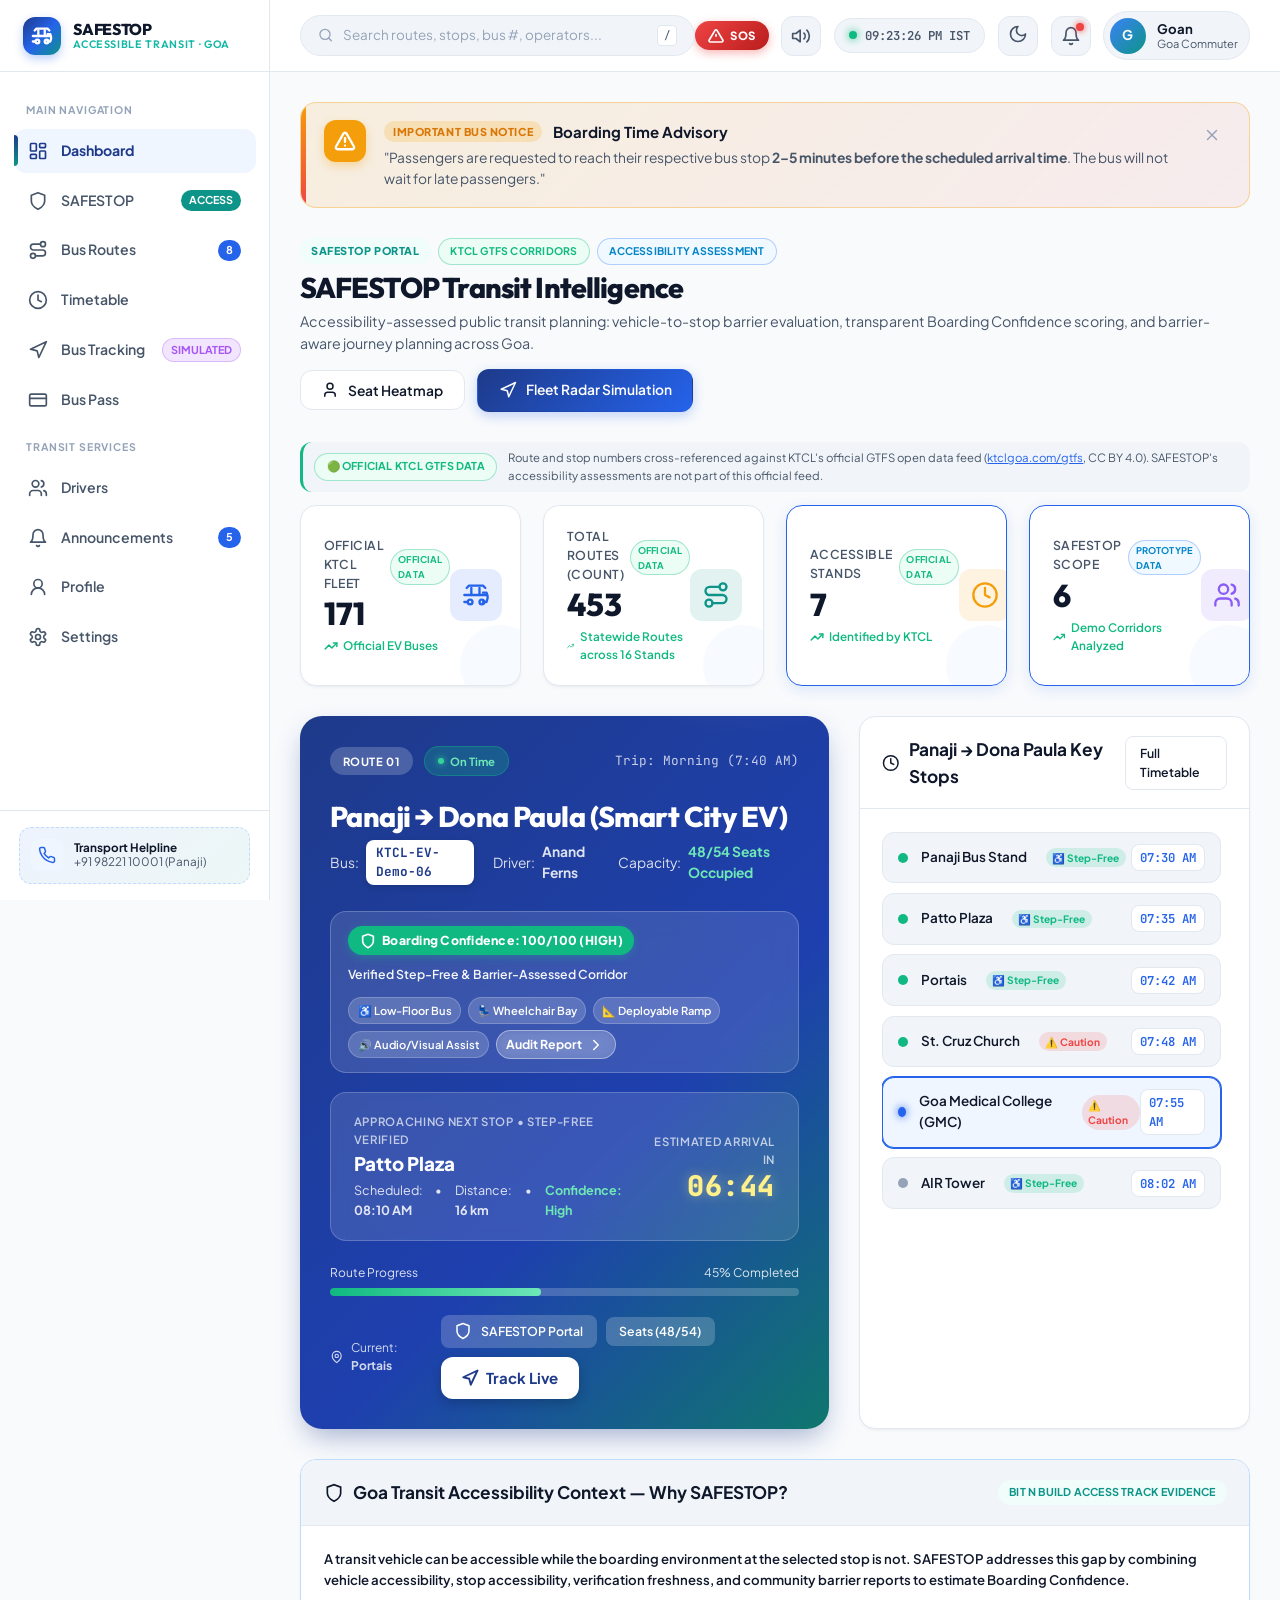
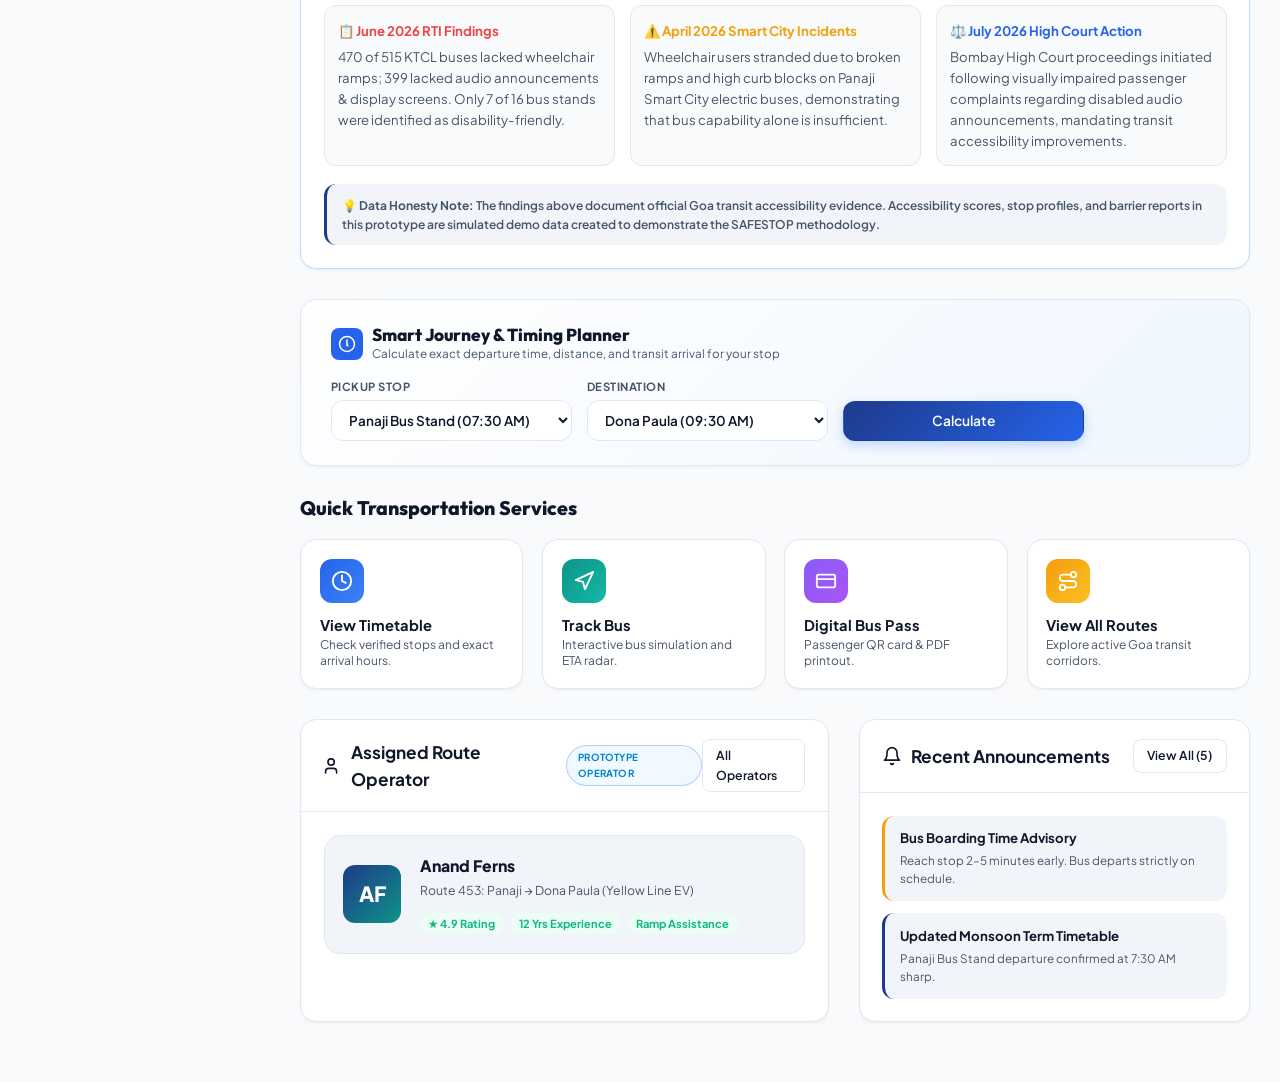
<file: index.html>
<!DOCTYPE html>
<html lang="en">
<head>
    <meta charset="UTF-8">
    <meta name="viewport" content="width=device-width, initial-scale=1.0">
    <title>SAFESTOP — Accessible Transit Intelligence | GOA MOBILITY</title>
    <meta name="description" content="SAFESTOP by GOA MOBILITY: Accessibility-assessed public transit intelligence, vehicle-to-stop barrier evaluation, Boarding Confidence scoring, and live corridor tracking.">
    
    <!-- CSS Stylesheets -->
    <link rel="stylesheet" href="css/style.css">
    <link rel="stylesheet" href="css/dashboard.css">
    <link rel="stylesheet" href="css/responsive.css">
</head>
<body>
    <div class="app-container">
        <!-- Sidebar Navigation -->
        <aside class="sidebar">
            <div class="sidebar-header">
                <a href="index.html" class="brand-badge">
                    <div class="brand-icon">
                        <svg xmlns="http://www.w3.org/2000/svg" width="22" height="22" viewBox="0 0 24 24" fill="none" stroke="currentColor" stroke-width="2.5" stroke-linecap="round" stroke-linejoin="round"><path d="M8 6v6"></path><path d="M15 6v6"></path><path d="M2 12h19.6"></path><path d="M18 18h3s.5-1.7.8-2.8c.1-.4.2-.8.2-1.2 0-.4-.1-.8-.2-1.2l-.8-2.8H18"></path><path d="M4 18H2"></path><path d="m4 6 2-2h12l2 2"></path><circle cx="7" cy="18" r="2"></circle><circle cx="17" cy="18" r="2"></circle></svg>
                    </div>
                    <div class="brand-text">
                        <span class="brand-title">SAFESTOP</span>
                        <span class="brand-subtitle">Accessible Transit · Goa</span>
                    </div>
                </a>
            </div>

            <nav class="sidebar-nav">
                <div class="nav-section-title">Main Navigation</div>
                <a href="index.html" class="nav-link active">
                    <svg xmlns="http://www.w3.org/2000/svg" width="20" height="20" viewBox="0 0 24 24" fill="none" stroke="currentColor" stroke-width="2" stroke-linecap="round" stroke-linejoin="round"><rect width="7" height="9" x="3" y="3" rx="1"></rect><rect width="7" height="5" x="14" y="3" rx="1"></rect><rect width="7" height="9" x="14" y="12" rx="1"></rect><rect width="7" height="5" x="3" y="16" rx="1"></rect></svg>
                    <span>Dashboard</span>
                </a>
                <a href="safestop.html" class="nav-link">
                    <svg xmlns="http://www.w3.org/2000/svg" width="20" height="20" viewBox="0 0 24 24" fill="none" stroke="currentColor" stroke-width="2" stroke-linecap="round" stroke-linejoin="round"><path d="M12 22s8-4 8-10V5l-8-3-8 3v7c0 6 8 10 8 10z"></path></svg>
                    <span>SAFESTOP</span>
                    <span class="nav-badge nav-badge-accent">ACCESS</span>
                </a>
                <a href="routes.html" class="nav-link">
                    <svg xmlns="http://www.w3.org/2000/svg" width="20" height="20" viewBox="0 0 24 24" fill="none" stroke="currentColor" stroke-width="2" stroke-linecap="round" stroke-linejoin="round"><circle cx="6" cy="19" r="3"></circle><path d="M9 19h8.5a3.5 3.5 0 0 0 0-7h-11a3.5 3.5 0 0 1 0-7H15"></path><circle cx="18" cy="5" r="3"></circle></svg>
                    <span>Bus Routes</span>
                    <span class="nav-badge">8</span>
                </a>
                <a href="timetable.html" class="nav-link">
                    <svg xmlns="http://www.w3.org/2000/svg" width="20" height="20" viewBox="0 0 24 24" fill="none" stroke="currentColor" stroke-width="2" stroke-linecap="round" stroke-linejoin="round"><circle cx="12" cy="12" r="10"></circle><polyline points="12 6 12 12 16 14"></polyline></svg>
                    <span>Timetable</span>
                </a>
                <a href="tracking.html" class="nav-link">
                    <svg xmlns="http://www.w3.org/2000/svg" width="20" height="20" viewBox="0 0 24 24" fill="none" stroke="currentColor" stroke-width="2" stroke-linecap="round" stroke-linejoin="round"><polygon points="3 11 22 2 13 21 11 13 3 11"></polygon></svg>
                    <span>Bus Tracking</span>
                    <span class="nav-badge" style="background: rgba(168, 85, 247, 0.15); color: #a855f7; border: 1px solid rgba(168, 85, 247, 0.3);">SIMULATED</span>
                </a>
                <a href="bus-pass.html" class="nav-link">
                    <svg xmlns="http://www.w3.org/2000/svg" width="20" height="20" viewBox="0 0 24 24" fill="none" stroke="currentColor" stroke-width="2" stroke-linecap="round" stroke-linejoin="round"><rect width="20" height="14" x="2" y="5" rx="2"></rect><line x1="2" x2="22" y1="10" y2="10"></line></svg>
                    <span>Bus Pass</span>
                </a>

                <div class="nav-section-title">Transit Services</div>
                <a href="drivers.html" class="nav-link">
                    <svg xmlns="http://www.w3.org/2000/svg" width="20" height="20" viewBox="0 0 24 24" fill="none" stroke="currentColor" stroke-width="2" stroke-linecap="round" stroke-linejoin="round"><path d="M16 21v-2a4 4 0 0 0-4-4H6a4 4 0 0 0-4 4v2"></path><circle cx="9" cy="7" r="4"></circle><path d="M22 21v-2a4 4 0 0 0-3-3.87"></path><path d="M16 3.13a4 4 0 0 1 0 7.75"></path></svg>
                    <span>Drivers</span>
                </a>
                <a href="announcements.html" class="nav-link">
                    <svg xmlns="http://www.w3.org/2000/svg" width="20" height="20" viewBox="0 0 24 24" fill="none" stroke="currentColor" stroke-width="2" stroke-linecap="round" stroke-linejoin="round"><path d="M6 8a6 6 0 0 1 12 0c0 7 3 9 3 9H3s3-2 3-9"></path><path d="M10.3 21a1.94 1.94 0 0 0 3.4 0"></path></svg>
                    <span>Announcements</span>
                    <span class="nav-badge">5</span>
                </a>
                <a href="profile.html" class="nav-link">
                    <svg xmlns="http://www.w3.org/2000/svg" width="20" height="20" viewBox="0 0 24 24" fill="none" stroke="currentColor" stroke-width="2" stroke-linecap="round" stroke-linejoin="round"><circle cx="12" cy="8" r="5"></circle><path d="M20 21a8 8 0 1 0-16 0"></path></svg>
                    <span>Profile</span>
                </a>
                <a href="settings.html" class="nav-link">
                    <svg xmlns="http://www.w3.org/2000/svg" width="20" height="20" viewBox="0 0 24 24" fill="none" stroke="currentColor" stroke-width="2" stroke-linecap="round" stroke-linejoin="round"><path d="M12.22 2h-.44a2 2 0 0 0-2 2v.18a2 2 0 0 1-1 1.73l-.43.25a2 2 0 0 1-2 0l-.15-.08a2 2 0 0 0-2.73.73l-.22.38a2 2 0 0 0 .73 2.73l.15.1a2 2 0 0 1 1 1.72v.51a2 2 0 0 1-1 1.74l-.15.09a2 2 0 0 0-.73 2.73l.22.38a2 2 0 0 0 2.73.73l.15-.08a2 2 0 0 1 2 0l.43.25a2 2 0 0 1 1 1.73V20a2 2 0 0 0 2 2h.44a2 2 0 0 0 2-2v-.18a2 2 0 0 1 1-1.73l.43-.25a2 2 0 0 1 2 0l.15.08a2 2 0 0 0 2.73-.73l.22-.39a2 2 0 0 0-.73-2.73l-.15-.08a2 2 0 0 1-1-1.74v-.5a2 2 0 0 1 1-1.74l.15-.09a2 2 0 0 0 .73-2.73l-.22-.38a2 2 0 0 0-2.73-.73l-.15.08a2 2 0 0 1-2 0l-.43-.25a2 2 0 0 1-1-1.73V4a2 2 0 0 0-2-2z"></path><circle cx="12" cy="12" r="3"></circle></svg>
                    <span>Settings</span>
                </a>
            </nav>

            <div class="sidebar-footer">
                <div class="sidebar-driver-assist">
                    <div class="help-icon">
                        <svg xmlns="http://www.w3.org/2000/svg" width="18" height="18" viewBox="0 0 24 24" fill="none" stroke="currentColor" stroke-width="2" stroke-linecap="round" stroke-linejoin="round"><path d="M22 16.92v3a2 2 0 0 1-2.18 2 19.79 19.79 0 0 1-8.63-3.07 19.5 19.5 0 0 1-6-6 19.79 19.79 0 0 1-3.07-8.67A2 2 0 0 1 4.11 2h3a2 2 0 0 1 2 1.72 12.84 12.84 0 0 0 .7 2.81 2 2 0 0 1-.45 2.11L8.09 9.91a16 16 0 0 0 6 6l1.27-1.27a2 2 0 0 1 2.11-.45 12.84 12.84 0 0 0 2.81.7A2 2 0 0 1 22 16.92z"></path></svg>
                    </div>
                    <div class="help-info">
                        <div class="help-title">Transport Helpline</div>
                        <div class="help-sub">+91 98221 10001 (Panaji)</div>
                    </div>
                </div>
            </div>
        </aside>

        <!-- Main Content Area -->
        <div class="main-wrapper">
            <!-- Header / Navbar -->
            <header class="top-header">
                <div class="header-left">
                    <button type="button" class="menu-toggle-btn" aria-label="Toggle Navigation Menu">
                        <svg xmlns="http://www.w3.org/2000/svg" width="22" height="22" viewBox="0 0 24 24" fill="none" stroke="currentColor" stroke-width="2" stroke-linecap="round" stroke-linejoin="round"><line x1="4" x2="20" y1="12" y2="12"></line><line x1="4" x2="20" y1="6" y2="6"></line><line x1="4" x2="20" y1="18" y2="18"></line></svg>
                    </button>
                    
                    <div class="global-search-bar trigger-search-modal">
                        <div class="search-input-wrapper">
                            <svg xmlns="http://www.w3.org/2000/svg" width="18" height="18" viewBox="0 0 24 24" fill="none" stroke="currentColor" stroke-width="2" stroke-linecap="round" stroke-linejoin="round" class="search-icon"><circle cx="11" cy="11" r="8"></circle><path d="m21 21-4.3-4.3"></path></svg>
                            <span class="search-input search-input-placeholder">Search routes, stops, bus #, operators...</span>
                            <span class="search-shortcut">/</span>
                        </div>
                    </div>
                </div>

                <div class="header-right">
                    <!-- SOS Safety Button -->
                    <button type="button" class="sos-header-btn trigger-sos-modal" aria-label="Emergency SOS">
                        <svg xmlns="http://www.w3.org/2000/svg" width="16" height="16" viewBox="0 0 24 24" fill="none" stroke="currentColor" stroke-width="2.5"><path d="M10.29 3.86 1.82 18a2 2 0 0 0 1.71 3h16.94a2 2 0 0 0 1.71-3L13.71 3.86a2 2 0 0 0-3.42 0z"></path><line x1="12" y1="9" x2="12" y2="13"></line><line x1="12" y1="17" x2="12.01" y2="17"></line></svg>
                        <span>SOS</span>
                    </button>

                    <!-- Audio Synth Mute Toggle -->
                    <button type="button" id="headerAudioToggleBtn" class="header-action-btn" aria-label="Toggle Sound & Voice">
                        <svg xmlns="http://www.w3.org/2000/svg" width="20" height="20" viewBox="0 0 24 24" fill="none" stroke="currentColor" stroke-width="2" stroke-linecap="round" stroke-linejoin="round"><polygon points="11 5 6 9 2 9 2 15 6 15 11 19 11 5"></polygon><path d="M15.54 8.46a5 5 0 0 1 0 7.07"></path><path d="M19.07 4.93a10 10 0 0 1 0 14.14"></path></svg>
                    </button>

                    <div class="live-clock-pill">
                        <span class="pulse-dot"></span>
                        <span id="liveClockDisplay">07:40:00 AM</span>
                    </div>

                    <button type="button" class="header-action-btn theme-toggle-btn" aria-label="Toggle Theme">
                        <span class="theme-icon">
                            <svg xmlns="http://www.w3.org/2000/svg" width="20" height="20" viewBox="0 0 24 24" fill="none" stroke="currentColor" stroke-width="2" stroke-linecap="round" stroke-linejoin="round"><path d="M12 3a6 6 0 0 0 9 9 9 9 0 1 1-9-9Z"></path></svg>
                        </span>
                    </button>

                    <a href="announcements.html" class="header-action-btn" aria-label="Notifications">
                        <svg xmlns="http://www.w3.org/2000/svg" width="20" height="20" viewBox="0 0 24 24" fill="none" stroke="currentColor" stroke-width="2" stroke-linecap="round" stroke-linejoin="round"><path d="M6 8a6 6 0 0 1 12 0c0 7 3 9 3 9H3s3-2 3-9"></path><path d="M10.3 21a1.94 1.94 0 0 0 3.4 0"></path></svg>
                        <span class="btn-badge"></span>
                    </a>

                    <a href="profile.html" class="header-profile-btn">
                        <div class="avatar-circle header-student-avatar">G</div>
                        <div class="profile-meta">
                            <div class="profile-name header-student-name">Goan</div>
                            <div class="profile-role header-student-role">Goa Commuter</div>
                        </div>
                    </a>
                </div>
            </header>

            <!-- Dashboard Body -->
            <main class="page-content">
                <!-- Important Transport Notice Banner -->
                <div class="notice-banner">
                    <div class="notice-icon-box">
                        <svg xmlns="http://www.w3.org/2000/svg" width="22" height="22" viewBox="0 0 24 24" fill="none" stroke="currentColor" stroke-width="2.5" stroke-linecap="round" stroke-linejoin="round"><path d="m21.73 18-8-14a2 2 0 0 0-3.48 0l-8 14A2 2 0 0 0 4 21h16a2 2 0 0 0 1.73-3Z"></path><line x1="12" y1="9" x2="12" y2="13"></line><line x1="12" y1="17" x2="12.01" y2="17"></line></svg>
                    </div>
                    <div class="notice-content">
                        <div class="notice-header-row">
                            <span class="notice-tag">Important Bus Notice</span>
                            <span class="notice-title">Boarding Time Advisory</span>
                        </div>
                        <p class="notice-text">
                            "Passengers are requested to reach their respective bus stop <strong>2–5 minutes before the scheduled arrival time</strong>. The bus will not wait for late passengers."
                        </p>
                    </div>
                    <button type="button" class="notice-close-btn" onclick="this.closest('.notice-banner').remove()" aria-label="Dismiss Notice">
                        <svg xmlns="http://www.w3.org/2000/svg" width="18" height="18" viewBox="0 0 24 24" fill="none" stroke="currentColor" stroke-width="2" stroke-linecap="round" stroke-linejoin="round"><line x1="18" y1="6" x2="6" y2="18"></line><line x1="6" y1="6" x2="18" y2="18"></line></svg>
                    </button>
                </div>

                <!-- Page Header Title -->
                <div class="page-header">
                    <div class="page-title-group">
                        <div style="display: flex; align-items: center; gap: 0.5rem; margin-bottom: 0.35rem; flex-wrap: wrap;">
                            <span class="badge badge-accent" style="font-size: 0.72rem; letter-spacing: 0.05em; font-weight: 800;">SAFESTOP PORTAL</span>
                            <span class="badge badge-source-official" style="font-size: 0.7rem;">KTCL GTFS Corridors</span>
                            <span class="badge badge-source-prototype" style="font-size: 0.7rem;">Accessibility Assessment</span>
                        </div>
                        <h1>
                            <span>SAFESTOP Transit Intelligence</span>
                        </h1>
                        <p class="page-subtitle">Accessibility-assessed public transit planning: vehicle-to-stop barrier evaluation, transparent Boarding Confidence scoring, and barrier-aware journey planning across Goa.</p>
                    </div>
                    <div class="page-actions">
                        <button type="button" class="btn btn-secondary trigger-seat-modal">
                            <svg xmlns="http://www.w3.org/2000/svg" width="18" height="18" viewBox="0 0 24 24" fill="none" stroke="currentColor" stroke-width="2"><path d="M19 21v-2a4 4 0 0 0-4-4H9a4 4 0 0 0-4 4v2"></path><circle cx="12" cy="7" r="4"></circle></svg>
                            <span>Seat Heatmap</span>
                        </button>
                        <a href="tracking.html" class="btn btn-primary">
                            <svg xmlns="http://www.w3.org/2000/svg" width="18" height="18" viewBox="0 0 24 24" fill="none" stroke="currentColor" stroke-width="2" stroke-linecap="round" stroke-linejoin="round"><polygon points="3 11 22 2 13 21 11 13 3 11"></polygon></svg>
                            <span>Fleet Radar Simulation</span>
                        </a>
                    </div>
                </div>

                <!-- GTFS Data Source Header -->
                <div class="callout callout-success gtfs-banner">
                    <span class="badge badge-source-official" style="font-size: 0.72rem; font-weight: 700; white-space: nowrap;">🟢 Official KTCL GTFS Data</span>
                    <span style="font-size: 0.76rem; color: var(--text-muted); flex: 1; min-width: 260px;">Route and stop numbers cross-referenced against KTCL's official GTFS open data feed (<a href="https://ktclgoa.com/gtfs/" target="_blank" rel="noopener" style="color: var(--primary-light); text-decoration: underline;">ktclgoa.com/gtfs</a>, CC BY 4.0). SAFESTOP's accessibility assessments are not part of this official feed.</span>
                </div>

                <!-- Statistics Cards (4 Cards) -->
                <section class="stats-grid">
                    <!-- Official EV Buses -->
                    <div class="stat-card stat-buses">
                        <div class="stat-info">
                            <div style="display: flex; align-items: center; gap: 0.4rem;">
                                <span class="stat-label">Official KTCL Fleet</span>
                                <span class="badge badge-source-official" style="font-size: 0.62rem; padding: 0.15rem 0.45rem;">Official Data</span>
                            </div>
                            <span class="stat-value">171</span>
                            <div class="stat-trend">
                                <svg xmlns="http://www.w3.org/2000/svg" width="14" height="14" viewBox="0 0 24 24" fill="none" stroke="currentColor" stroke-width="2.5" stroke-linecap="round" stroke-linejoin="round"><polyline points="22 7 13.5 15.5 8.5 10.5 2 17"></polyline><polyline points="16 7 22 7 22 13"></polyline></svg>
                                <span>Official EV Buses</span>
                            </div>
                        </div>
                        <div class="stat-icon-wrapper">
                            <svg xmlns="http://www.w3.org/2000/svg" width="28" height="28" viewBox="0 0 24 24" fill="none" stroke="currentColor" stroke-width="2" stroke-linecap="round" stroke-linejoin="round"><path d="M8 6v6"></path><path d="M15 6v6"></path><path d="M2 12h19.6"></path><path d="M18 18h3s.5-1.7.8-2.8c.1-.4.2-.8.2-1.2 0-.4-.1-.8-.2-1.2l-.8-2.8H18"></path><path d="M4 18H2"></path><path d="m4 6 2-2h12l2 2"></path><circle cx="7" cy="18" r="2"></circle><circle cx="17" cy="18" r="2"></circle></svg>
                        </div>
                    </div>

                    <!-- Official KTCL Routes -->
                    <div class="stat-card stat-routes">
                        <div class="stat-info">
                            <div style="display: flex; align-items: center; gap: 0.4rem;">
                                <span class="stat-label">Total Routes (Count)</span>
                                <span class="badge badge-source-official" style="font-size: 0.62rem; padding: 0.15rem 0.45rem;">Official Data</span>
                            </div>
                            <span class="stat-value">453</span>
                            <div class="stat-trend">
                                <svg xmlns="http://www.w3.org/2000/svg" width="14" height="14" viewBox="0 0 24 24" fill="none" stroke="currentColor" stroke-width="2.5" stroke-linecap="round" stroke-linejoin="round"><polyline points="22 7 13.5 15.5 8.5 10.5 2 17"></polyline><polyline points="16 7 22 7 22 13"></polyline></svg>
                                <span>Statewide Routes across 16 Stands</span>
                            </div>
                        </div>
                        <div class="stat-icon-wrapper">
                            <svg xmlns="http://www.w3.org/2000/svg" width="28" height="28" viewBox="0 0 24 24" fill="none" stroke="currentColor" stroke-width="2" stroke-linecap="round" stroke-linejoin="round"><circle cx="6" cy="19" r="3"></circle><path d="M9 19h8.5a3.5 3.5 0 0 0 0-7h-11a3.5 3.5 0 0 1 0-7H15"></path><circle cx="18" cy="5" r="3"></circle></svg>
                        </div>
                    </div>

                    <!-- Bus Stands / Accessible Stands -->
                    <div class="stat-card stat-trips stat-card-featured">
                        <div class="stat-info">
                            <div style="display: flex; align-items: center; gap: 0.4rem;">
                                <span class="stat-label">Accessible Stands</span>
                                <span class="badge badge-source-official" style="font-size: 0.62rem; padding: 0.15rem 0.45rem;">Official Data</span>
                            </div>
                            <span class="stat-value">7</span>
                            <div class="stat-trend">
                                <svg xmlns="http://www.w3.org/2000/svg" width="14" height="14" viewBox="0 0 24 24" fill="none" stroke="currentColor" stroke-width="2.5" stroke-linecap="round" stroke-linejoin="round"><polyline points="22 7 13.5 15.5 8.5 10.5 2 17"></polyline><polyline points="16 7 22 7 22 13"></polyline></svg>
                                <span>Identified by KTCL</span>
                            </div>
                        </div>
                        <div class="stat-icon-wrapper">
                            <svg xmlns="http://www.w3.org/2000/svg" width="28" height="28" viewBox="0 0 24 24" fill="none" stroke="currentColor" stroke-width="2" stroke-linecap="round" stroke-linejoin="round"><circle cx="12" cy="12" r="10"></circle><polyline points="12 6 12 12 16 14"></polyline></svg>
                        </div>
                    </div>

                    <!-- SAFESTOP Prototype Scope -->
                    <div class="stat-card stat-students stat-card-featured">
                        <div class="stat-info">
                            <div style="display: flex; align-items: center; gap: 0.4rem;">
                                <span class="stat-label">SAFESTOP Scope</span>
                                <span class="badge badge-source-prototype" style="font-size: 0.62rem; padding: 0.15rem 0.45rem;">Prototype Data</span>
                            </div>
                            <span class="stat-value">6</span>
                            <div class="stat-trend">
                                <svg xmlns="http://www.w3.org/2000/svg" width="14" height="14" viewBox="0 0 24 24" fill="none" stroke="currentColor" stroke-width="2.5" stroke-linecap="round" stroke-linejoin="round"><polyline points="22 7 13.5 15.5 8.5 10.5 2 17"></polyline><polyline points="16 7 22 7 22 13"></polyline></svg>
                                <span>Demo Corridors Analyzed</span>
                            </div>
                        </div>
                        <div class="stat-icon-wrapper">
                            <svg xmlns="http://www.w3.org/2000/svg" width="28" height="28" viewBox="0 0 24 24" fill="none" stroke="currentColor" stroke-width="2" stroke-linecap="round" stroke-linejoin="round"><path d="M16 21v-2a4 4 0 0 0-4-4H6a4 4 0 0 0-4 4v2"></path><circle cx="9" cy="7" r="4"></circle><path d="M22 21v-2a4 4 0 0 0-3-3.87"></path><path d="M16 3.13a4 4 0 0 1 0 7.75"></path></svg>
                        </div>
                    </div>
                </section>

                <!-- Dashboard Grid (Upcoming Bus Card + Stops Preview) -->
                <div class="dashboard-grid">
                    <!-- Upcoming Bus Hero Card -->
                    <div class="upcoming-bus-card">
                        <div class="upcoming-header">
                            <div class="upcoming-badge-row">
                                <span class="route-tag-pill">Route 01</span>
                                <span class="route-status-pill">
                                    <span class="live-dot"></span>
                                    On Time
                                </span>
                            </div>
                            <span style="font-family: var(--font-mono); font-size: 0.85rem; color: rgba(255,255,255,0.75);">Trip: Morning (7:40 AM)</span>
                        </div>

                        <h2 class="route-title-large">Panaji → Dona Paula (Smart City EV)</h2>
                        
                        <div class="bus-meta-row">
                            <div class="bus-meta-item">
                                <span>Bus:</span>
                                <span class="bus-number-badge">KTCL-EV-Demo-06</span>
                            </div>
                            <div class="bus-meta-item">
                                <span>Driver:</span>
                                <strong>Anand Ferns</strong>
                            </div>
                            <div class="bus-meta-item">
                                <span>Capacity:</span>
                                <button type="button" class="hero-seat-btn trigger-seat-modal">48/54 Seats Occupied</button>
                            </div>
                        </div>

                        <!-- SAFESTOP Boarding Confidence & Accessibility Priority Banner -->
                        <div class="hero-confidence-bar">
                            <div style="display: flex; align-items: center; gap: 0.65rem; flex-wrap: wrap;">
                                <div class="hero-confidence-badge">
                                    <svg xmlns="http://www.w3.org/2000/svg" width="16" height="16" viewBox="0 0 24 24" fill="none" stroke="currentColor" stroke-width="2.5" stroke-linecap="round" stroke-linejoin="round"><path d="M12 22s8-4 8-10V5l-8-3-8 3v7c0 6 8 10 8 10z"></path></svg>
                                    <span>Boarding Confidence: 100/100 (HIGH)</span>
                                </div>
                                <span style="font-size: 0.82rem; color: rgba(255,255,255,0.95); font-weight: 600;">
                                    Verified Step-Free & Barrier-Assessed Corridor
                                </span>
                            </div>
                            <div class="hero-access-tags">
                                <span class="hero-access-tag" title="Verified low-floor step-free bus entry">
                                    ♿ Low-Floor Bus
                                </span>
                                <span class="hero-access-tag" title="Dedicated wheelchair tie-down bay">
                                    💺 Wheelchair Bay
                                </span>
                                <span class="hero-access-tag" title="Deployable boarding ramp">
                                    📐 Deployable Ramp
                                </span>
                                <span class="hero-access-tag" title="Audio and visual boarding assistance">
                                    🔊 Audio/Visual Assist
                                </span>
                                <a href="safestop.html?route=panaji-donapaula&stop=2" class="btn btn-sm btn-translucent" style="font-weight: 700; color: #ffffff; text-decoration: none; padding: 0.25rem 0.65rem; border-radius: var(--radius-full); border: 1px solid rgba(255,255,255,0.4); display: inline-flex; align-items: center; gap: 0.3rem;">
                                    <span>Audit Report</span>
                                    <svg xmlns="http://www.w3.org/2000/svg" width="14" height="14" viewBox="0 0 24 24" fill="none" stroke="currentColor" stroke-width="2" stroke-linecap="round" stroke-linejoin="round"><polyline points="9 18 15 12 9 6"></polyline></svg>
                                </a>
                            </div>
                        </div>

                        <!-- Next Stop & Countdown Box -->
                        <div class="next-stop-countdown-box">
                            <div class="next-stop-info">
                                <span class="next-stop-label">Approaching Next Stop • Step-Free Verified</span>
                                <div class="next-stop-name" id="dashNextStopName">Patto Plaza</div>
                                <div class="next-stop-time-details">
                                    <span>Scheduled: <strong id="dashNextStopTime">08:10 AM</strong></span>
                                    <span>•</span>
                                    <span>Distance: <strong>16 km</strong></span>
                                    <span>•</span>
                                    <span style="color: #6ee7b7; font-weight: 700;">Confidence: High</span>
                                </div>
                            </div>

                            <div class="countdown-wrapper">
                                <span class="countdown-label">Estimated Arrival In</span>
                                <div class="countdown-timer" id="dashCountdownTimer">06:45</div>
                            </div>
                        </div>

                        <!-- Progress Bar & Actions Footer -->
                        <div style="margin-bottom: 1.25rem;">
                            <div style="display: flex; justify-content: space-between; font-size: 0.8rem; margin-bottom: 0.4rem; color: rgba(255,255,255,0.85);">
                                <span>Route Progress</span>
                                <span id="dashProgressPercent">45% Completed</span>
                            </div>
                            <div style="height: 8px; background: rgba(255,255,255,0.2); border-radius: 999px; overflow: hidden;">
                                <div id="dashProgressBar" style="width: 45%; height: 100%; background: linear-gradient(to right, #10b981, #6ee7b7); border-radius: 999px; transition: width 0.5s ease;"></div>
                            </div>
                        </div>

                        <div class="upcoming-card-footer">
                            <div class="live-indicator-badge">
                                <svg xmlns="http://www.w3.org/2000/svg" width="16" height="16" viewBox="0 0 24 24" fill="none" stroke="currentColor" stroke-width="2" stroke-linecap="round" stroke-linejoin="round"><path d="M12 2a8 8 0 0 0-8 8c0 5.25 8 12 8 12s8-6.75 8-12a8 8 0 0 0-8-8z"></path><circle cx="12" cy="10" r="3"></circle></svg>
                                <span>Current: <strong id="dashCurrentStop">Portais</strong></span>
                            </div>
                            <div style="display: flex; gap: 0.6rem; align-items: center; flex-wrap: wrap;">
                                <a href="safestop.html?route=panaji-donapaula" class="btn btn-sm btn-translucent">
                                    <svg xmlns="http://www.w3.org/2000/svg" width="14" height="14" viewBox="0 0 24 24" fill="none" stroke="currentColor" stroke-width="2" stroke-linecap="round" stroke-linejoin="round"><path d="M12 22s8-4 8-10V5l-8-3-8 3v7c0 6 8 10 8 10z"></path></svg>
                                    <span>SAFESTOP Portal</span>
                                </a>
                                <button type="button" class="btn btn-sm btn-translucent trigger-seat-modal">
                                    Seats (48/54)
                                </button>
                                <a href="tracking.html?route=panaji-donapaula" class="track-now-btn">
                                    <svg xmlns="http://www.w3.org/2000/svg" width="18" height="18" viewBox="0 0 24 24" fill="none" stroke="currentColor" stroke-width="2.5" stroke-linecap="round" stroke-linejoin="round"><polygon points="3 11 22 2 13 21 11 13 3 11"></polygon></svg>
                                    <span>Track Live</span>
                                </a>
                            </div>
                        </div>
                    </div>

                    <!-- Stops Timeline Snapshot -->
                    <div class="card">
                        <div class="card-header">
                            <div class="card-title">
                                <svg xmlns="http://www.w3.org/2000/svg" width="20" height="20" viewBox="0 0 24 24" fill="none" stroke="currentColor" stroke-width="2" stroke-linecap="round" stroke-linejoin="round"><circle cx="12" cy="12" r="10"></circle><polyline points="12 6 12 12 16 14"></polyline></svg>
                                <span>Panaji → Dona Paula Key Stops</span>
                            </div>
                            <a href="timetable.html?route=panaji-donapaula" class="btn btn-secondary btn-sm">Full Timetable</a>
                        </div>
                        <div class="card-body">
                            <div class="stops-preview-list" id="dashStopsPreviewList">
                                <!-- Populated dynamically by JS -->
                            </div>
                        </div>
                    </div>
                </div>

                <!-- Goa Accessibility Context & Real-World Evidence (Elevated Priority) -->
                <section class="card card-highlight" style="margin-bottom: 2rem;">
                    <div class="card-header card-header-muted">
                        <div class="card-title">
                            <svg xmlns="http://www.w3.org/2000/svg" width="20" height="20" viewBox="0 0 24 24" fill="none" stroke="currentColor" stroke-width="2"><path d="M12 22s8-4 8-10V5l-8-3-8 3v7c0 6 8 10 8 10z"></path></svg>
                            <span>Goa Transit Accessibility Context — Why SAFESTOP?</span>
                        </div>
                        <span class="badge badge-accent" style="font-size: 0.72rem;">BIT N BUILD ACCESS TRACK EVIDENCE</span>
                    </div>
                    <div class="card-body" style="font-size: 0.88rem; color: var(--text-muted); line-height: 1.6;">
                        <p style="margin-bottom: 1rem; color: var(--text-main); font-weight: 600;">
                            A transit vehicle can be accessible while the boarding environment at the selected stop is not. SAFESTOP addresses this gap by combining vehicle accessibility, stop accessibility, verification freshness, and community barrier reports to estimate Boarding Confidence.
                        </p>
                        <div style="display: grid; grid-template-columns: repeat(auto-fit, minmax(280px, 1fr)); gap: 1rem; margin-bottom: 1.25rem;">
                            <div class="card-inset">
                                <strong style="color: #ef4444; display: block; margin-bottom: 0.3rem;">📋 June 2026 RTI Findings</strong>
                                470 of 515 KTCL buses lacked wheelchair ramps; 399 lacked audio announcements & display screens. Only 7 of 16 bus stands were identified as disability-friendly.
                            </div>
                            <div class="card-inset">
                                <strong style="color: #f59e0b; display: block; margin-bottom: 0.3rem;">⚠️ April 2026 Smart City Incidents</strong>
                                Wheelchair users stranded due to broken ramps and high curb blocks on Panaji Smart City electric buses, demonstrating that bus capability alone is insufficient.
                            </div>
                            <div class="card-inset">
                                <strong style="color: #2563eb; display: block; margin-bottom: 0.3rem;">⚖️ July 2026 High Court Action</strong>
                                Bombay High Court proceedings initiated following visually impaired passenger complaints regarding disabled audio announcements, mandating transit accessibility improvements.
                            </div>
                        </div>
                        <div class="callout callout-primary" style="padding: 0.75rem 1rem; font-size: 0.8rem; font-weight: 600; color: var(--text-muted);">
                            💡 <strong>Data Honesty Note:</strong> The findings above document official Goa transit accessibility evidence. Accessibility scores, stop profiles, and barrier reports in this prototype are simulated demo data created to demonstrate the SAFESTOP methodology.
                        </div>
                    </div>
                </section>

                <!-- Smart Journey Planner Widget -->
                <div class="card card-gradient-primary" style="margin-bottom: 2rem;">
                    <div class="card-body" style="padding: 1.6rem 2rem;">
                        <div style="display: flex; align-items: center; gap: 0.6rem; margin-bottom: 1rem;">
                            <div style="width: 32px; height: 32px; border-radius: var(--radius-sm); background: var(--primary-light); color:#fff; display: flex; align-items: center; justify-content: center;">
                                <svg xmlns="http://www.w3.org/2000/svg" width="18" height="18" viewBox="0 0 24 24" fill="none" stroke="currentColor" stroke-width="2"><circle cx="12" cy="12" r="10"></circle><polyline points="12 6 12 14 14 14"></polyline></svg>
                            </div>
                            <div>
                                <h3 style="font-size: 1.15rem; font-weight: 800; color: var(--text-main);">Smart Journey & Timing Planner</h3>
                                <div style="font-size: 0.78rem; color: var(--text-muted);">Calculate exact departure time, distance, and transit arrival for your stop</div>
                            </div>
                        </div>

                        <div style="display: grid; grid-template-columns: repeat(auto-fit, minmax(220px, 1fr)) 120px; gap: 1rem; align-items: flex-end;">
                            <div>
                                <label for="plannerOriginSelect" class="form-label">Pickup Stop</label>
                                <select id="plannerOriginSelect" class="form-control">
                                    <option value="panaji-kadamba">Panaji Kadamba Bus Stand</option>
                                    <option value="miramar">Miramar Circle</option>
                                    <option value="caranzalem">Caranzalem</option>
                                    <option value="dona-paula">Dona Paula Jetty</option>
                                </select>
                            </div>
                            <div>
                                <label for="plannerDestSelect" class="form-label">Destination</label>
                                <select id="plannerDestSelect" class="form-control">
                                    <option value="dona-paula">Dona Paula (09:30 AM)</option>
                                </select>
                            </div>
                            <button type="button" id="plannerCalcBtn" class="btn btn-primary" style="padding:0.7rem 1rem;">
                                Calculate
                            </button>
                        </div>

                        <div id="plannerResultBox" style="display:none; margin-top:1.25rem; padding:1rem 1.25rem; background:var(--bg-surface); border-radius:var(--radius-md); border:1px solid var(--primary-border);">
                            <!-- Populated on calculation -->
                        </div>
                    </div>
                </div>

                <!-- Quick Actions Section (4 Buttons) -->
                <div class="page-title-group" style="margin-bottom: 1.25rem;">
                    <h2 style="font-size: 1.3rem; font-weight: 800;">Quick Transportation Services</h2>
                </div>
                <section class="quick-actions-bar">
                    <!-- View Timetable -->
                    <a href="timetable.html" class="action-card action-timetable">
                        <div class="action-icon">
                            <svg xmlns="http://www.w3.org/2000/svg" width="22" height="22" viewBox="0 0 24 24" fill="none" stroke="currentColor" stroke-width="2" stroke-linecap="round" stroke-linejoin="round"><circle cx="12" cy="12" r="10"></circle><polyline points="12 6 12 12 16 14"></polyline></svg>
                        </div>
                        <div>
                            <div class="action-title">View Timetable</div>
                            <div class="action-desc">Check verified stops and exact arrival hours.</div>
                        </div>
                    </a>

                    <!-- Track Bus -->
                    <a href="tracking.html" class="action-card action-tracking">
                        <div class="action-icon">
                            <svg xmlns="http://www.w3.org/2000/svg" width="22" height="22" viewBox="0 0 24 24" fill="none" stroke="currentColor" stroke-width="2" stroke-linecap="round" stroke-linejoin="round"><polygon points="3 11 22 2 13 21 11 13 3 11"></polygon></svg>
                        </div>
                        <div>
                            <div class="action-title">Track Bus</div>
                            <div class="action-desc">Interactive bus simulation and ETA radar.</div>
                        </div>
                    </a>

                    <!-- Bus Pass -->
                    <a href="bus-pass.html" class="action-card action-pass">
                        <div class="action-icon">
                            <svg xmlns="http://www.w3.org/2000/svg" width="22" height="22" viewBox="0 0 24 24" fill="none" stroke="currentColor" stroke-width="2" stroke-linecap="round" stroke-linejoin="round"><rect width="20" height="14" x="2" y="5" rx="2"></rect><line x1="2" x2="22" y1="10" y2="10"></line></svg>
                        </div>
                        <div>
                            <div class="action-title">Digital Bus Pass</div>
                            <div class="action-desc">Passenger QR card & PDF printout.</div>
                        </div>
                    </a>

                    <!-- View Routes -->
                    <a href="routes.html" class="action-card action-routes">
                        <div class="action-icon">
                            <svg xmlns="http://www.w3.org/2000/svg" width="22" height="22" viewBox="0 0 24 24" fill="none" stroke="currentColor" stroke-width="2" stroke-linecap="round" stroke-linejoin="round"><circle cx="6" cy="19" r="3"></circle><path d="M9 19h8.5a3.5 3.5 0 0 0 0-7h-11a3.5 3.5 0 0 1 0-7H15"></path><circle cx="18" cy="5" r="3"></circle></svg>
                        </div>
                        <div>
                            <div class="action-title">View All Routes</div>
                            <div class="action-desc">Explore active Goa transit corridors.</div>
                        </div>
                    </a>
                </section>

                <!-- Driver & Announcement Highlights Row -->
                <div class="dashboard-grid" style="margin-top: 1.5rem;">
                    <!-- Assigned Driver Highlight -->
                    <div class="card">
                        <div class="card-header">
                            <div class="card-title">
                                <svg xmlns="http://www.w3.org/2000/svg" width="20" height="20" viewBox="0 0 24 24" fill="none" stroke="currentColor" stroke-width="2" stroke-linecap="round" stroke-linejoin="round"><path d="M16 21v-2a4 4 0 0 0-4-4H6a4 4 0 0 0-4 4v2"></path><circle cx="9" cy="7" r="4"></circle></svg>
                                <span>Assigned Route Operator</span>
                                <span class="badge badge-source-prototype" style="font-size: 0.65rem; margin-left: 0.4rem;">Prototype Operator</span>
                            </div>
                            <a href="drivers.html" class="btn btn-secondary btn-sm">All Operators</a>
                        </div>
                        <div class="card-body">
                            <div class="driver-snapshot-card">
                                <div class="driver-avatar-box">AF</div>
                                <div class="driver-snapshot-info">
                                    <div class="driver-snapshot-name">
                                        <span>Anand Ferns</span>
                                    </div>
                                    <div class="driver-snapshot-sub">
                                        Route 453: Panaji → Dona Paula (Yellow Line EV)
                                    </div>
                                    <div class="driver-snapshot-tags">
                                        <span class="driver-snapshot-badge">★ 4.9 Rating</span>
                                        <span class="driver-snapshot-badge">12 Yrs Experience</span>
                                        <span class="driver-snapshot-badge">Ramp Assistance</span>
                                    </div>
                                </div>
                            </div>
                        </div>
                    </div>

                    <!-- Recent Announcements Preview -->
                    <div class="card">
                        <div class="card-header">
                            <div class="card-title">
                                <svg xmlns="http://www.w3.org/2000/svg" width="20" height="20" viewBox="0 0 24 24" fill="none" stroke="currentColor" stroke-width="2" stroke-linecap="round" stroke-linejoin="round"><path d="M6 8a6 6 0 0 1 12 0c0 7 3 9 3 9H3s3-2 3-9"></path><path d="M10.3 21a1.94 1.94 0 0 0 3.4 0"></path></svg>
                                <span>Recent Announcements</span>
                            </div>
                            <a href="announcements.html" class="btn btn-secondary btn-sm">View All (5)</a>
                        </div>
                        <div class="card-body" style="display: flex; flex-direction: column; gap: 0.85rem;">
                            <div class="callout callout-warning">
                                <div class="callout-title">Bus Boarding Time Advisory</div>
                                <div class="callout-desc">Reach stop 2–5 minutes early. Bus departs strictly on schedule.</div>
                            </div>
                            <div class="callout callout-primary">
                                <div class="callout-title">Updated Monsoon Term Timetable</div>
                                <div class="callout-desc">Panaji Bus Stand departure confirmed at 7:30 AM sharp.</div>
                            </div>
                        </div>
                    </div>
                </div>
            </main>
        </div>
    </div>

    <!-- Scripts -->
    <script src="js/storage.js"></script>
    <script src="js/time-util.js"></script>
    <script src="js/safestop-demand.js"></script>
    <script src="js/audio.js"></script>
    <script src="js/app.js"></script>
    <script>
        // Dashboard specific live countdown & Journey planner logic
        document.addEventListener('DOMContentLoaded', () => {
            const panajiRoute = AppStorage.getRouteById('panaji-donapaula');
            const stopsContainer = document.getElementById('dashStopsPreviewList');
            const plannerSelect = document.getElementById('plannerOriginSelect');
            const calcBtn = document.getElementById('plannerCalcBtn');
            const resultBox = document.getElementById('plannerResultBox');

            // Render Preview Stops
            if (stopsContainer && panajiRoute) {
                stopsContainer.innerHTML = panajiRoute.stops.map((stop, idx) => {
                    const isPassed = idx < 4;
                    const isNext = idx === 4;
                    let dotClass = isPassed ? 'passed' : (isNext ? 'current-target' : '');
                    const isStepFree = stop.id !== 4 && stop.id !== 5;
                    const accessChip = isStepFree
                        ? '<span class="stop-access-chip accessible" title="Step-free verified">♿ Step-Free</span>'
                        : '<span class="stop-access-chip barrier" title="Barrier advisory active">⚠️ Caution</span>';

                    return `
                        <div class="stop-preview-item ${dotClass}">
                            <div class="stop-preview-left">
                                <div class="stop-dot"></div>
                                <span class="stop-name-text">${stop.name}</span>
                                ${accessChip}
                            </div>
                            <span class="stop-time-badge">${stop.time}</span>
                        </div>
                    `;
                }).join('');
            }

            // Populate Planner Origin Stops
            if (plannerSelect && panajiRoute) {
                plannerSelect.innerHTML = panajiRoute.stops.slice(0, -1).map(s => `
                    <option value="${s.id}">${s.name} (${s.time})</option>
                `).join('');
            }

            if (calcBtn && plannerSelect) {
                calcBtn.addEventListener('click', () => {
                    if (window.AppAudio) AppAudio.playClick();
                    const stopId = parseInt(plannerSelect.value);
                    const stop = panajiRoute.stops.find(s => s.id === stopId);
                    if (stop && resultBox) {
                        const distToDest = 12 - stop.distanceKm;
                        const isBarrier = stop.id === 4 || stop.id === 5;
                        resultBox.style.display = 'block';
                        resultBox.innerHTML = `
                            <div style="display:flex; justify-content:space-between; align-items:center; flex-wrap:wrap; gap:1rem;">
                                <div>
                                    <div style="display:flex; align-items:center; gap:0.5rem; flex-wrap:wrap;">
                                        <span style="font-weight:800; font-size:1.05rem; color:var(--primary-light);">Pickup: ${stop.name}</span>
                                        <span class="badge ${isBarrier ? 'badge-warning' : 'badge-success'}" style="font-size:0.74rem;">
                                            ${isBarrier ? '⚠️ Boarding Caution: Barrier' : '✓ Boarding Confidence: HIGH (95+)'}
                                        </span>
                                    </div>
                                    <div style="font-size:0.84rem; color:var(--text-muted); margin-top:0.25rem;">
                                        Scheduled Departure: <strong>${stop.time}</strong> | Distance to Dona Paula: <strong>${distToDest} km</strong> | Vehicle: <strong>KTCL-EV-Demo-06 (Low-Floor)</strong>
                                    </div>
                                </div>
                                <div style="display:flex; gap:0.5rem; align-items:center; flex-wrap:wrap;">
                                    <a href="safestop.html?route=panaji-donapaula&stop=${stop.id}" class="btn btn-secondary btn-sm">SAFESTOP Audit</a>
                                    <a href="tracking.html?route=panaji-donapaula" class="btn btn-primary btn-sm">Track Bus Now</a>
                                </div>
                            </div>
                        `;
                    }
                });
            }

            // Live Countdown Timer
            let remainingSeconds = 405; // 6 mins 45 secs
            const timerEl = document.getElementById('dashCountdownTimer');
            
            setInterval(() => {
                if (remainingSeconds > 0) {
                    remainingSeconds--;
                } else {
                    remainingSeconds = 420; // reset for next simulation stop
                }

                const mins = String(Math.floor(remainingSeconds / 60)).padStart(2, '0');
                const secs = String(remainingSeconds % 60).padStart(2, '0');
                if (timerEl) timerEl.textContent = `${mins}:${secs}`;
            }, 1000);
        });
    </script>
</body>
</html>
</file>
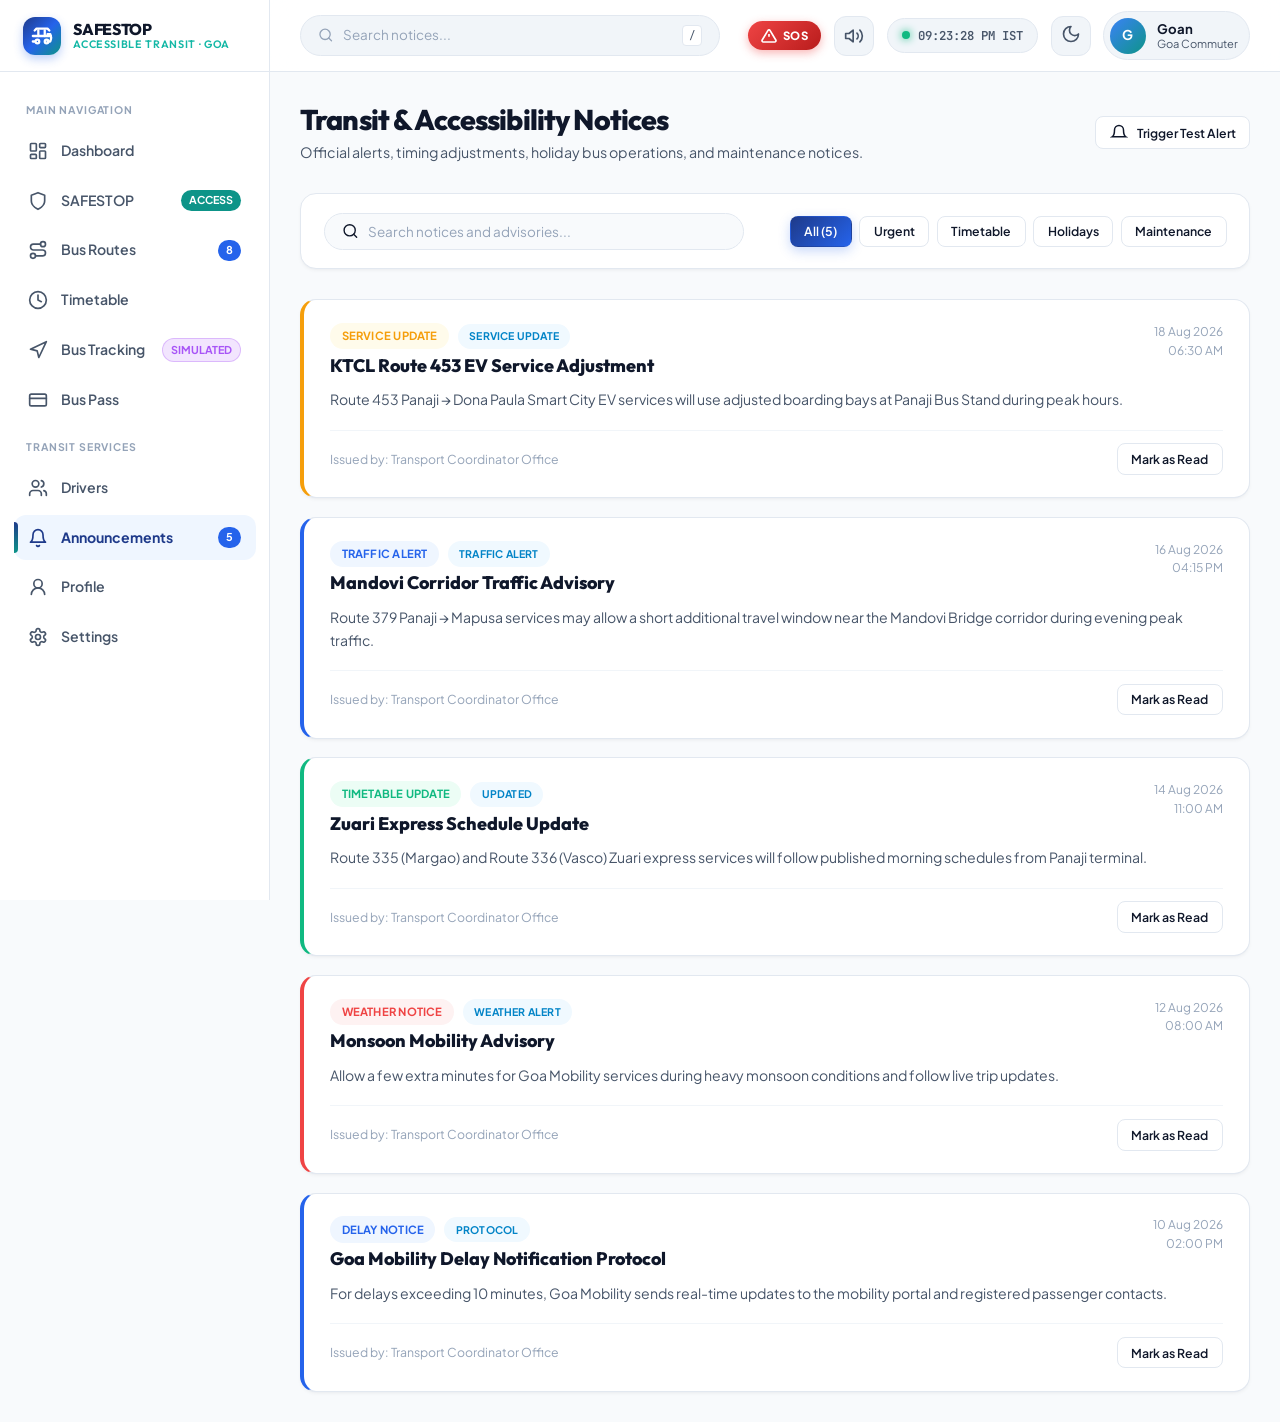
<file: announcements.html>
<!DOCTYPE html>
<html lang="en">
<head>
    <meta charset="UTF-8">
    <meta name="viewport" content="width=device-width, initial-scale=1.0">
    <title>Transit & Accessibility Notices | GOA MOBILITY</title>
    <meta name="description" content="Official public transit circulars, timetable revisions, route advisories, and service notices.">
    
    <!-- CSS Stylesheets -->
    <link rel="stylesheet" href="css/style.css">
    <link rel="stylesheet" href="css/dashboard.css">
    <link rel="stylesheet" href="css/responsive.css">
</head>
<body>
    <div class="app-container">
        <!-- Sidebar Navigation -->
        <aside class="sidebar">
            <div class="sidebar-header">
                <a href="index.html" class="brand-badge">
                    <div class="brand-icon">
                        <svg xmlns="http://www.w3.org/2000/svg" width="22" height="22" viewBox="0 0 24 24" fill="none" stroke="currentColor" stroke-width="2.5" stroke-linecap="round" stroke-linejoin="round"><path d="M8 6v6"></path><path d="M15 6v6"></path><path d="M2 12h19.6"></path><path d="M18 18h3s.5-1.7.8-2.8c.1-.4.2-.8.2-1.2 0-.4-.1-.8-.2-1.2l-.8-2.8H18"></path><path d="M4 18H2"></path><path d="m4 6 2-2h12l2 2"></path><circle cx="7" cy="18" r="2"></circle><circle cx="17" cy="18" r="2"></circle></svg>
                    </div>
                    <div class="brand-text">
                        <span class="brand-title">SAFESTOP</span>
                        <span class="brand-subtitle">Accessible Transit · Goa</span>
                    </div>
                </a>
            </div>

            <nav class="sidebar-nav">
                <div class="nav-section-title">Main Navigation</div>
                <a href="index.html" class="nav-link">
                    <svg xmlns="http://www.w3.org/2000/svg" width="20" height="20" viewBox="0 0 24 24" fill="none" stroke="currentColor" stroke-width="2" stroke-linecap="round" stroke-linejoin="round"><rect width="7" height="9" x="3" y="3" rx="1"></rect><rect width="7" height="5" x="14" y="3" rx="1"></rect><rect width="7" height="9" x="14" y="12" rx="1"></rect><rect width="7" height="5" x="3" y="16" rx="1"></rect></svg>
                    <span>Dashboard</span>
                </a>
                <a href="safestop.html" class="nav-link">
                    <svg xmlns="http://www.w3.org/2000/svg" width="20" height="20" viewBox="0 0 24 24" fill="none" stroke="currentColor" stroke-width="2" stroke-linecap="round" stroke-linejoin="round"><path d="M12 22s8-4 8-10V5l-8-3-8 3v7c0 6 8 10 8 10z"></path></svg>
                    <span>SAFESTOP</span>
                    <span class="nav-badge" style="background: var(--accent); color: white;">ACCESS</span>
                </a>
                <a href="routes.html" class="nav-link">
                    <svg xmlns="http://www.w3.org/2000/svg" width="20" height="20" viewBox="0 0 24 24" fill="none" stroke="currentColor" stroke-width="2" stroke-linecap="round" stroke-linejoin="round"><circle cx="6" cy="19" r="3"></circle><path d="M9 19h8.5a3.5 3.5 0 0 0 0-7h-11a3.5 3.5 0 0 1 0-7H15"></path><circle cx="18" cy="5" r="3"></circle></svg>
                    <span>Bus Routes</span>
                    <span class="nav-badge">8</span>
                </a>
                <a href="timetable.html" class="nav-link">
                    <svg xmlns="http://www.w3.org/2000/svg" width="20" height="20" viewBox="0 0 24 24" fill="none" stroke="currentColor" stroke-width="2" stroke-linecap="round" stroke-linejoin="round"><circle cx="12" cy="12" r="10"></circle><polyline points="12 6 12 12 16 14"></polyline></svg>
                    <span>Timetable</span>
                </a>
                <a href="tracking.html" class="nav-link">
                    <svg xmlns="http://www.w3.org/2000/svg" width="20" height="20" viewBox="0 0 24 24" fill="none" stroke="currentColor" stroke-width="2" stroke-linecap="round" stroke-linejoin="round"><polygon points="3 11 22 2 13 21 11 13 3 11"></polygon></svg>
                    <span>Bus Tracking</span>
                    <span class="nav-badge" style="background: rgba(168, 85, 247, 0.15); color: #a855f7; border: 1px solid rgba(168, 85, 247, 0.3);">SIMULATED</span>
                </a>
                <a href="bus-pass.html" class="nav-link">
                    <svg xmlns="http://www.w3.org/2000/svg" width="20" height="20" viewBox="0 0 24 24" fill="none" stroke="currentColor" stroke-width="2" stroke-linecap="round" stroke-linejoin="round"><rect width="20" height="14" x="2" y="5" rx="2"></rect><line x1="2" x2="22" y1="10" y2="10"></line></svg>
                    <span>Bus Pass</span>
                </a>

                <div class="nav-section-title">Transit Services</div>
                <a href="drivers.html" class="nav-link">
                    <svg xmlns="http://www.w3.org/2000/svg" width="20" height="20" viewBox="0 0 24 24" fill="none" stroke="currentColor" stroke-width="2" stroke-linecap="round" stroke-linejoin="round"><path d="M16 21v-2a4 4 0 0 0-4-4H6a4 4 0 0 0-4 4v2"></path><circle cx="9" cy="7" r="4"></circle><path d="M22 21v-2a4 4 0 0 0-3-3.87"></path><path d="M16 3.13a4 4 0 0 1 0 7.75"></path></svg>
                    <span>Drivers</span>
                </a>
                <a href="announcements.html" class="nav-link active">
                    <svg xmlns="http://www.w3.org/2000/svg" width="20" height="20" viewBox="0 0 24 24" fill="none" stroke="currentColor" stroke-width="2" stroke-linecap="round" stroke-linejoin="round"><path d="M6 8a6 6 0 0 1 12 0c0 7 3 9 3 9H3s3-2 3-9"></path><path d="M10.3 21a1.94 1.94 0 0 0 3.4 0"></path></svg>
                    <span>Announcements</span>
                    <span class="nav-badge">5</span>
                </a>
                <a href="profile.html" class="nav-link">
                    <svg xmlns="http://www.w3.org/2000/svg" width="20" height="20" viewBox="0 0 24 24" fill="none" stroke="currentColor" stroke-width="2" stroke-linecap="round" stroke-linejoin="round"><circle cx="12" cy="8" r="5"></circle><path d="M20 21a8 8 0 1 0-16 0"></path></svg>
                    <span>Profile</span>
                </a>
                <a href="settings.html" class="nav-link">
                    <svg xmlns="http://www.w3.org/2000/svg" width="20" height="20" viewBox="0 0 24 24" fill="none" stroke="currentColor" stroke-width="2" stroke-linecap="round" stroke-linejoin="round"><path d="M12.22 2h-.44a2 2 0 0 0-2 2v.18a2 2 0 0 1-1 1.73l-.43.25a2 2 0 0 1-2 0l-.15-.08a2 2 0 0 0-2.73.73l-.22.38a2 2 0 0 0 .73 2.73l.15.1a2 2 0 0 1 1 1.72v.51a2 2 0 0 1-1 1.74l-.15.09a2 2 0 0 0-.73 2.73l.22.38a2 2 0 0 0 2.73.73l.15-.08a2 2 0 0 1 2 0l.43.25a2 2 0 0 1 1 1.73V20a2 2 0 0 0 2 2h.44a2 2 0 0 0 2-2v-.18a2 2 0 0 1 1-1.73l.43-.25a2 2 0 0 1 2 0l.15.08a2 2 0 0 0 2.73-.73l.22-.39a2 2 0 0 0-.73-2.73l-.15-.08a2 2 0 0 1-1-1.74v-.5a2 2 0 0 1 1-1.74l.15-.09a2 2 0 0 0 .73-2.73l-.22-.38a2 2 0 0 0-2.73-.73l-.15.08a2 2 0 0 1-2 0l-.43-.25a2 2 0 0 1-1-1.73V4a2 2 0 0 0-2-2z"></path><circle cx="12" cy="12" r="3"></circle></svg>
                    <span>Settings</span>
                </a>
            </nav>
        </aside>

        <!-- Main Content -->
        <div class="main-wrapper">
            <!-- Header -->
            <header class="top-header">
                <div class="header-left">
                    <button type="button" class="menu-toggle-btn" aria-label="Toggle Navigation Menu">
                        <svg xmlns="http://www.w3.org/2000/svg" width="22" height="22" viewBox="0 0 24 24" fill="none" stroke="currentColor" stroke-width="2" stroke-linecap="round" stroke-linejoin="round"><line x1="4" x2="20" y1="12" y2="12"></line><line x1="4" x2="20" y1="6" y2="6"></line><line x1="4" x2="20" y1="18" y2="18"></line></svg>
                    </button>
                    <div class="global-search-bar trigger-search-modal">
                        <div class="search-input-wrapper">
                            <svg xmlns="http://www.w3.org/2000/svg" width="18" height="18" viewBox="0 0 24 24" fill="none" stroke="currentColor" stroke-width="2" stroke-linecap="round" stroke-linejoin="round" class="search-icon"><circle cx="11" cy="11" r="8"></circle><path d="m21 21-4.3-4.3"></path></svg>
                            <span class="search-input" style="color: var(--text-subtle);">Search notices...</span>
                            <span class="search-shortcut">/</span>
                        </div>
                    </div>
                </div>

                <div class="header-right">
                    <!-- SOS Safety Button -->
                    <button type="button" class="sos-header-btn trigger-sos-modal" aria-label="Emergency SOS">
                        <svg xmlns="http://www.w3.org/2000/svg" width="16" height="16" viewBox="0 0 24 24" fill="none" stroke="currentColor" stroke-width="2.5"><path d="M10.29 3.86 1.82 18a2 2 0 0 0 1.71 3h16.94a2 2 0 0 0 1.71-3L13.71 3.86a2 2 0 0 0-3.42 0z"></path><line x1="12" y1="9" x2="12" y2="13"></line><line x1="12" y1="17" x2="12.01" y2="17"></line></svg>
                        <span>SOS</span>
                    </button>

                    <!-- Audio Synth Mute Toggle -->
                    <button type="button" id="headerAudioToggleBtn" class="header-action-btn" aria-label="Toggle Sound & Voice">
                        <svg xmlns="http://www.w3.org/2000/svg" width="20" height="20" viewBox="0 0 24 24" fill="none" stroke="currentColor" stroke-width="2" stroke-linecap="round" stroke-linejoin="round"><polygon points="11 5 6 9 2 9 2 15 6 15 11 19 11 5"></polygon><path d="M15.54 8.46a5 5 0 0 1 0 7.07"></path></svg>
                    </button>

                    <div class="live-clock-pill">
                        <span class="pulse-dot"></span>
                        <span id="liveClockDisplay">07:40:00 AM</span>
                    </div>
                    <button type="button" class="header-action-btn theme-toggle-btn" aria-label="Toggle Theme">
                        <span class="theme-icon">
                            <svg xmlns="http://www.w3.org/2000/svg" width="20" height="20" viewBox="0 0 24 24" fill="none" stroke="currentColor" stroke-width="2" stroke-linecap="round" stroke-linejoin="round"><path d="M12 3a6 6 0 0 0 9 9 9 9 0 1 1-9-9Z"></path></svg>
                        </span>
                    </button>
                    <a href="profile.html" class="header-profile-btn">
                        <div class="avatar-circle header-student-avatar">G</div>
                        <div class="profile-meta">
                            <div class="profile-name header-student-name">Goan</div>
                            <div class="profile-role header-student-role">Goa Commuter</div>
                        </div>
                    </a>
                </div>
            </header>

            <!-- Announcements Page Body -->
            <main class="page-content">
                <div class="page-header">
                    <div class="page-title-group">
                        <h1>
                            <span>Transit & Accessibility Notices</span>
                        </h1>
                        <p class="page-subtitle">Official alerts, timing adjustments, holiday bus operations, and maintenance notices.</p>
                    </div>

                    <div class="page-actions">
                        <button onclick="if(window.AppAudio) AppAudio.playArrivalChime(); showToast('Notification Test', 'Sample push notification received successfully!', 'success');" class="btn btn-secondary btn-sm">
                            <svg xmlns="http://www.w3.org/2000/svg" width="16" height="16" viewBox="0 0 24 24" fill="none" stroke="currentColor" stroke-width="2"><path d="M6 8a6 6 0 0 1 12 0c0 7 3 9 3 9H3s3-2 3-9"></path></svg>
                            <span>Trigger Test Alert</span>
                        </button>
                    </div>
                </div>

                <!-- Category Filters & Search -->
                <div class="card" style="margin-bottom: 2rem;">
                    <div class="card-body" style="padding: 1.25rem 1.5rem; display: flex; gap: 1rem; flex-wrap: wrap; align-items: center; justify-content: space-between;">
                        <div class="search-input-wrapper" style="flex: 1; max-width: 420px; background: var(--bg-base);">
                            <svg xmlns="http://www.w3.org/2000/svg" width="18" height="18" viewBox="0 0 24 24" fill="none" stroke="currentColor" stroke-width="2" stroke-linecap="round" stroke-linejoin="round"><circle cx="11" cy="11" r="8"></circle><path d="m21 21-4.3-4.3"></path></svg>
                            <input type="text" id="announcementSearchInput" class="search-input" placeholder="Search notices and advisories...">
                        </div>

                        <div style="display: flex; gap: 0.5rem; flex-wrap: wrap;" id="categoryFilterBtns" role="group" aria-label="Filter announcements by category">
                            <button type="button" class="btn btn-sm btn-primary cat-btn" data-cat="all" aria-pressed="true">All (5)</button>
                            <button type="button" class="btn btn-sm btn-secondary cat-btn" data-cat="Urgent Notice" aria-pressed="false">Urgent</button>
                            <button type="button" class="btn btn-sm btn-secondary cat-btn" data-cat="Timetable Update" aria-pressed="false">Timetable</button>
                            <button type="button" class="btn btn-sm btn-secondary cat-btn" data-cat="Holiday Notice" aria-pressed="false">Holidays</button>
                            <button type="button" class="btn btn-sm btn-secondary cat-btn" data-cat="Maintenance" aria-pressed="false">Maintenance</button>
                        </div>
                    </div>
                </div>

                <!-- Announcements List -->
                <div id="announcementsListContainer" style="display: flex; flex-direction: column; gap: 1.25rem;">
                    <!-- Populated by JS below -->
                </div>
            </main>
        </div>
    </div>

    <!-- Scripts -->
    <script src="js/storage.js"></script>
    <script src="js/time-util.js"></script>
    <script src="js/audio.js"></script>
    <script src="js/app.js"></script>
    <script>
        document.addEventListener('DOMContentLoaded', () => {
            const announcements = AppStorage.getAnnouncements();
            const container = document.getElementById('announcementsListContainer');
            const searchInput = document.getElementById('announcementSearchInput');
            const catBtns = document.querySelectorAll('.cat-btn');

            let currentCat = 'all';

            function renderAnnouncements(list) {
                if (!container) return;

                if (list.length === 0) {
                    container.innerHTML = `
                        <div style="padding: 3rem; text-align: center; color: var(--text-muted); background: var(--bg-surface); border: 1px dashed var(--border-color); border-radius: var(--radius-lg);">
                            No announcements found for this filter.
                        </div>
                    `;
                    return;
                }

                container.innerHTML = list.map(item => {
                    let borderCol = '#2563eb';
                    let badgeClass = 'badge-primary';

                    if (item.priority === 'High') {
                        borderCol = '#f59e0b';
                        badgeClass = 'badge-warning';
                    } else if (item.type === 'success') {
                        borderCol = '#10b981';
                        badgeClass = 'badge-success';
                    } else if (item.type === 'alert') {
                        borderCol = '#ef4444';
                        badgeClass = 'badge-danger';
                    }

                    return `
                        <div class="card" style="border-left: 4px solid ${borderCol};">
                            <div class="card-body" style="padding: 1.5rem 1.75rem;">
                                <div style="display: flex; align-items: flex-start; justify-content: space-between; gap: 1rem; margin-bottom: 0.75rem; flex-wrap: wrap;">
                                    <div>
                                        <div style="display: flex; align-items: center; gap: 0.6rem; margin-bottom: 0.35rem;">
                                            <span class="badge ${badgeClass}">${item.category}</span>
                                            <span class="badge badge-info" style="font-size: 0.7rem;">${item.badge}</span>
                                        </div>
                                        <h3 style="font-size: 1.2rem; font-weight: 800; color: var(--text-main);">${item.title}</h3>
                                    </div>
                                    <div style="font-size: 0.8rem; color: var(--text-subtle); text-align: right;">
                                        <div>${item.date}</div>
                                        <div>${item.time}</div>
                                    </div>
                                </div>

                                <p style="font-size: 0.94rem; color: var(--text-muted); line-height: 1.6; margin-bottom: 1.25rem;">
                                    ${item.content}
                                </p>

                                <div style="display: flex; align-items: center; justify-content: space-between; border-top: 1px solid var(--border-light); padding-top: 0.85rem; font-size: 0.82rem; color: var(--text-subtle);">
                                    <span>Issued by: Transport Coordinator Office</span>
                                    <button class="btn btn-secondary btn-sm" onclick="if(window.AppAudio) AppAudio.playClick(); showToast('Announcement Saved', 'Saved notice ${item.id} to your read list', 'success')">
                                        Mark as Read
                                    </button>
                                </div>
                            </div>
                        </div>
                    `;
                }).join('');
            }

            function filterAnnouncements() {
                const query = (searchInput ? searchInput.value : '').toLowerCase().trim();
                const filtered = announcements.filter(item => {
                    const matchesCat = currentCat === 'all' || item.category === currentCat;
                    const matchesQuery = item.title.toLowerCase().includes(query) || item.content.toLowerCase().includes(query);
                    return matchesCat && matchesQuery;
                });
                renderAnnouncements(filtered);
            }

            catBtns.forEach(btn => {
                btn.addEventListener('click', () => {
                    if (window.AppAudio) AppAudio.playClick();
                    catBtns.forEach(b => {
                        b.classList.replace('btn-primary', 'btn-secondary');
                        b.setAttribute('aria-pressed', 'false');
                    });
                    btn.classList.replace('btn-secondary', 'btn-primary');
                    btn.setAttribute('aria-pressed', 'true');
                    currentCat = btn.getAttribute('data-cat');
                    filterAnnouncements();
                });
            });

            if (searchInput) searchInput.addEventListener('input', filterAnnouncements);

            renderAnnouncements(announcements);
        });
    </script>
</body>
</html>
</file>
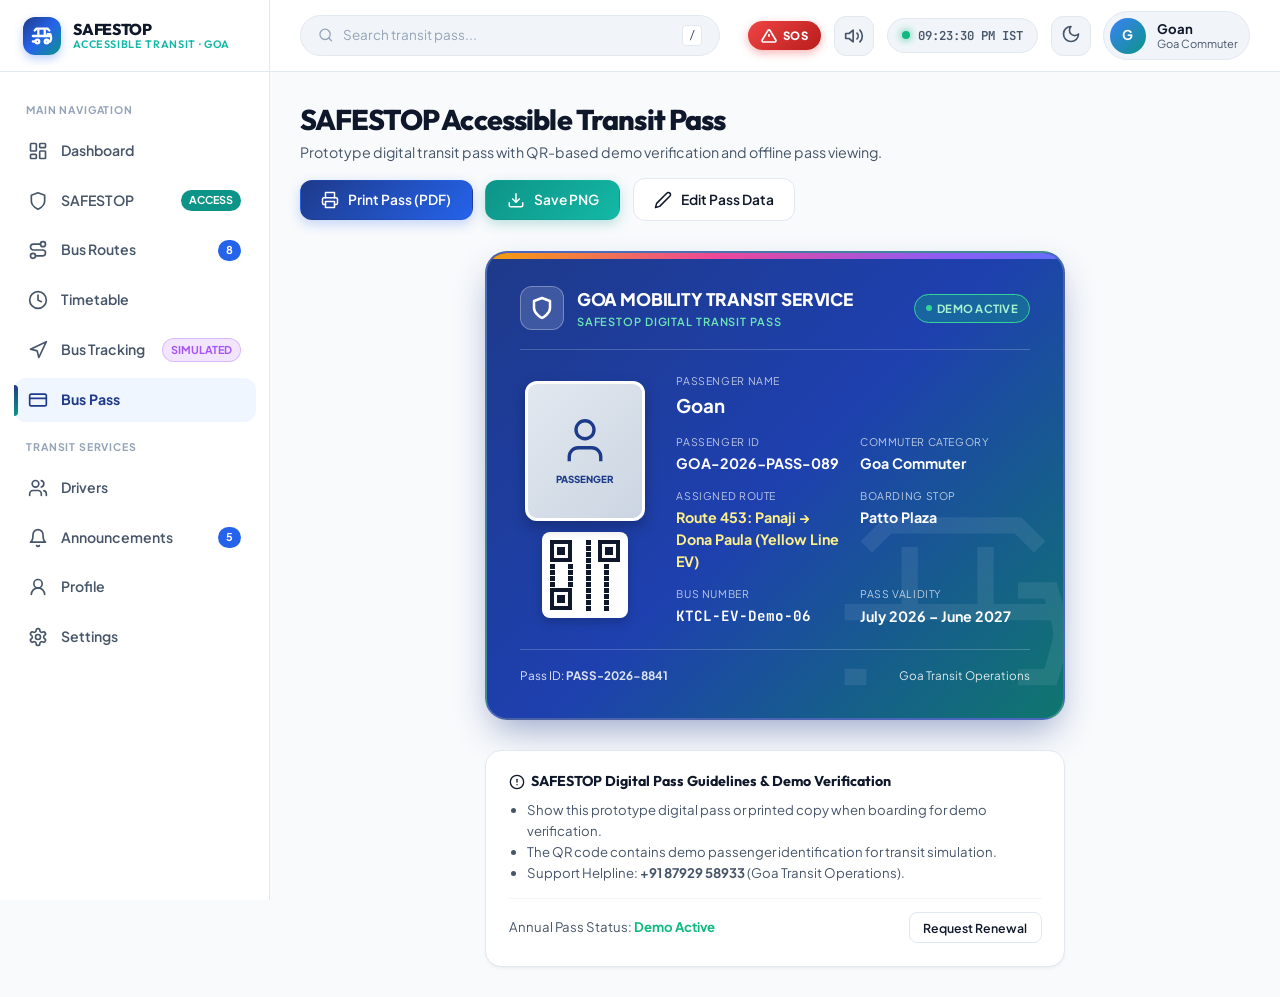
<file: bus-pass.html>
<!DOCTYPE html>
<html lang="en">
<head>
    <meta charset="UTF-8">
    <meta name="viewport" content="width=device-width, initial-scale=1.0">
    <title>SAFESTOP Digital Transit Pass | GOA MOBILITY</title>
    <meta name="description" content="Prototype digital transit bus pass with QR demo verification and printable download.">
    
    <!-- CSS Stylesheets -->
    <link rel="stylesheet" href="css/style.css">
    <link rel="stylesheet" href="css/dashboard.css">
    <link rel="stylesheet" href="css/responsive.css">

    <style>
        /* Digital Bus Pass Specific Card Styles */
        .pass-container {
            max-width: 580px;
            margin: 0 auto;
        }

        .bus-pass-card {
            background: linear-gradient(135deg, #1e3a8a 0%, #1e40af 50%, #0f766e 100%);
            border-radius: var(--radius-xl);
            padding: 2.2rem;
            color: #ffffff;
            box-shadow: 0 16px 36px -8px rgba(30, 58, 138, 0.45);
            position: relative;
            overflow: hidden;
            border: 2px solid rgba(255, 255, 255, 0.2);
        }

        .pass-hologram-strip {
            position: absolute;
            top: 0;
            left: 0;
            right: 0;
            height: 6px;
            background: linear-gradient(90deg, #f59e0b, #ec4899, #8b5cf6, #3b82f6, #10b981, #f59e0b);
            background-size: 200% 100%;
            animation: holoShift 4s linear infinite;
        }

        @keyframes holoShift {
            0% { background-position: 0% 0%; }
            100% { background-position: 200% 0%; }
        }

        .pass-watermark {
            position: absolute;
            right: -20px;
            bottom: -30px;
            opacity: 0.08;
            pointer-events: none;
            color: #ffffff;
        }

        .pass-header {
            display: flex;
            align-items: center;
            justify-content: space-between;
            border-bottom: 1px solid rgba(255, 255, 255, 0.2);
            padding-bottom: 1.25rem;
            margin-bottom: 1.5rem;
        }

        .pass-institute-logo {
            display: flex;
            align-items: center;
            gap: 0.85rem;
        }

        .pass-badge-icon {
            width: 44px;
            height: 44px;
            border-radius: var(--radius-md);
            background: rgba(255, 255, 255, 0.15);
            backdrop-filter: blur(10px);
            display: flex;
            align-items: center;
            justify-content: center;
            border: 1px solid rgba(255, 255, 255, 0.3);
        }

        .pass-body {
            display: grid;
            grid-template-columns: 130px 1fr;
            gap: 1.75rem;
            align-items: center;
            margin-bottom: 1.5rem;
        }

        .student-photo-wrapper {
            display: flex;
            flex-direction: column;
            align-items: center;
            gap: 0.75rem;
        }

        .student-photo-frame {
            width: 120px;
            height: 140px;
            border-radius: var(--radius-md);
            background: linear-gradient(135deg, #e2e8f0, #cbd5e1);
            border: 3px solid #ffffff;
            box-shadow: 0 6px 14px rgba(0, 0, 0, 0.25);
            display: flex;
            flex-direction: column;
            align-items: center;
            justify-content: center;
            color: #1e3a8a;
            position: relative;
            overflow: hidden;
        }

        .qr-canvas-box {
            width: 86px;
            height: 86px;
            background: #ffffff;
            border-radius: var(--radius-sm);
            padding: 4px;
            display: flex;
            align-items: center;
            justify-content: center;
            box-shadow: 0 4px 10px rgba(0,0,0,0.2);
        }

        .pass-details-grid {
            display: grid;
            grid-template-columns: 1fr 1fr;
            gap: 0.9rem;
        }

        .pass-detail-item {
            display: flex;
            flex-direction: column;
        }

        .pass-detail-label {
            font-size: 0.7rem;
            text-transform: uppercase;
            letter-spacing: 0.06em;
            color: rgba(255, 255, 255, 0.7);
            margin-bottom: 0.15rem;
        }

        .pass-detail-value {
            font-size: 0.95rem;
            font-weight: 700;
            color: #ffffff;
        }

        .pass-footer {
            border-top: 1px solid rgba(255, 255, 255, 0.2);
            padding-top: 1.1rem;
            display: flex;
            align-items: center;
            justify-content: space-between;
            font-size: 0.78rem;
            color: rgba(255, 255, 255, 0.85);
        }

        @media print {
            .pass-container {
                max-width: 100%;
                margin: 0;
            }
            .bus-pass-card {
                box-shadow: none;
                border: 2px solid #000;
                color: #000 !important;
                background: #ffffff !important;
            }
            .pass-header, .pass-footer {
                border-color: #000 !important;
            }
            .pass-detail-label {
                color: #555 !important;
            }
            .pass-detail-value {
                color: #000 !important;
            }
        }
    </style>
</head>
<body>
    <div class="app-container">
        <!-- Sidebar Navigation -->
        <aside class="sidebar">
            <div class="sidebar-header">
                <a href="index.html" class="brand-badge">
                    <div class="brand-icon">
                        <svg xmlns="http://www.w3.org/2000/svg" width="22" height="22" viewBox="0 0 24 24" fill="none" stroke="currentColor" stroke-width="2.5" stroke-linecap="round" stroke-linejoin="round"><path d="M8 6v6"></path><path d="M15 6v6"></path><path d="M2 12h19.6"></path><path d="M18 18h3s.5-1.7.8-2.8c.1-.4.2-.8.2-1.2 0-.4-.1-.8-.2-1.2l-.8-2.8H18"></path><path d="M4 18H2"></path><path d="m4 6 2-2h12l2 2"></path><circle cx="7" cy="18" r="2"></circle><circle cx="17" cy="18" r="2"></circle></svg>
                    </div>
                    <div class="brand-text">
                        <span class="brand-title">SAFESTOP</span>
                        <span class="brand-subtitle">Accessible Transit · Goa</span>
                    </div>
                </a>
            </div>

            <nav class="sidebar-nav">
                <div class="nav-section-title">Main Navigation</div>
                <a href="index.html" class="nav-link">
                    <svg xmlns="http://www.w3.org/2000/svg" width="20" height="20" viewBox="0 0 24 24" fill="none" stroke="currentColor" stroke-width="2" stroke-linecap="round" stroke-linejoin="round"><rect width="7" height="9" x="3" y="3" rx="1"></rect><rect width="7" height="5" x="14" y="3" rx="1"></rect><rect width="7" height="9" x="14" y="12" rx="1"></rect><rect width="7" height="5" x="3" y="16" rx="1"></rect></svg>
                    <span>Dashboard</span>
                </a>
                <a href="safestop.html" class="nav-link">
                    <svg xmlns="http://www.w3.org/2000/svg" width="20" height="20" viewBox="0 0 24 24" fill="none" stroke="currentColor" stroke-width="2" stroke-linecap="round" stroke-linejoin="round"><path d="M12 22s8-4 8-10V5l-8-3-8 3v7c0 6 8 10 8 10z"></path></svg>
                    <span>SAFESTOP</span>
                    <span class="nav-badge" style="background: var(--accent); color: white;">ACCESS</span>
                </a>
                <a href="routes.html" class="nav-link">
                    <svg xmlns="http://www.w3.org/2000/svg" width="20" height="20" viewBox="0 0 24 24" fill="none" stroke="currentColor" stroke-width="2" stroke-linecap="round" stroke-linejoin="round"><circle cx="6" cy="19" r="3"></circle><path d="M9 19h8.5a3.5 3.5 0 0 0 0-7h-11a3.5 3.5 0 0 1 0-7H15"></path><circle cx="18" cy="5" r="3"></circle></svg>
                    <span>Bus Routes</span>
                    <span class="nav-badge">8</span>
                </a>
                <a href="timetable.html" class="nav-link">
                    <svg xmlns="http://www.w3.org/2000/svg" width="20" height="20" viewBox="0 0 24 24" fill="none" stroke="currentColor" stroke-width="2" stroke-linecap="round" stroke-linejoin="round"><circle cx="12" cy="12" r="10"></circle><polyline points="12 6 12 12 16 14"></polyline></svg>
                    <span>Timetable</span>
                </a>
                <a href="tracking.html" class="nav-link">
                    <svg xmlns="http://www.w3.org/2000/svg" width="20" height="20" viewBox="0 0 24 24" fill="none" stroke="currentColor" stroke-width="2" stroke-linecap="round" stroke-linejoin="round"><polygon points="3 11 22 2 13 21 11 13 3 11"></polygon></svg>
                    <span>Bus Tracking</span>
                    <span class="nav-badge" style="background: rgba(168, 85, 247, 0.15); color: #a855f7; border: 1px solid rgba(168, 85, 247, 0.3);">SIMULATED</span>
                </a>
                <a href="bus-pass.html" class="nav-link active">
                    <svg xmlns="http://www.w3.org/2000/svg" width="20" height="20" viewBox="0 0 24 24" fill="none" stroke="currentColor" stroke-width="2" stroke-linecap="round" stroke-linejoin="round"><rect width="20" height="14" x="2" y="5" rx="2"></rect><line x1="2" x2="22" y1="10" y2="10"></line></svg>
                    <span>Bus Pass</span>
                </a>

                <div class="nav-section-title">Transit Services</div>
                <a href="drivers.html" class="nav-link">
                    <svg xmlns="http://www.w3.org/2000/svg" width="20" height="20" viewBox="0 0 24 24" fill="none" stroke="currentColor" stroke-width="2" stroke-linecap="round" stroke-linejoin="round"><path d="M16 21v-2a4 4 0 0 0-4-4H6a4 4 0 0 0-4 4v2"></path><circle cx="9" cy="7" r="4"></circle><path d="M22 21v-2a4 4 0 0 0-3-3.87"></path><path d="M16 3.13a4 4 0 0 1 0 7.75"></path></svg>
                    <span>Drivers</span>
                </a>
                <a href="announcements.html" class="nav-link">
                    <svg xmlns="http://www.w3.org/2000/svg" width="20" height="20" viewBox="0 0 24 24" fill="none" stroke="currentColor" stroke-width="2" stroke-linecap="round" stroke-linejoin="round"><path d="M6 8a6 6 0 0 1 12 0c0 7 3 9 3 9H3s3-2 3-9"></path><path d="M10.3 21a1.94 1.94 0 0 0 3.4 0"></path></svg>
                    <span>Announcements</span>
                    <span class="nav-badge">5</span>
                </a>
                <a href="profile.html" class="nav-link">
                    <svg xmlns="http://www.w3.org/2000/svg" width="20" height="20" viewBox="0 0 24 24" fill="none" stroke="currentColor" stroke-width="2" stroke-linecap="round" stroke-linejoin="round"><circle cx="12" cy="8" r="5"></circle><path d="M20 21a8 8 0 1 0-16 0"></path></svg>
                    <span>Profile</span>
                </a>
                <a href="settings.html" class="nav-link">
                    <svg xmlns="http://www.w3.org/2000/svg" width="20" height="20" viewBox="0 0 24 24" fill="none" stroke="currentColor" stroke-width="2" stroke-linecap="round" stroke-linejoin="round"><path d="M12.22 2h-.44a2 2 0 0 0-2 2v.18a2 2 0 0 1-1 1.73l-.43.25a2 2 0 0 1-2 0l-.15-.08a2 2 0 0 0-2.73.73l-.22.38a2 2 0 0 0 .73 2.73l.15.1a2 2 0 0 1 1 1.72v.51a2 2 0 0 1-1 1.74l-.15.09a2 2 0 0 0-.73 2.73l.22.38a2 2 0 0 0 2.73.73l.15-.08a2 2 0 0 1 2 0l.43.25a2 2 0 0 1 1 1.73V20a2 2 0 0 0 2 2h.44a2 2 0 0 0 2-2v-.18a2 2 0 0 1 1-1.73l.43-.25a2 2 0 0 1 2 0l.15.08a2 2 0 0 0 2.73-.73l.22-.39a2 2 0 0 0-.73-2.73l-.15-.08a2 2 0 0 1-1-1.74v-.5a2 2 0 0 1 1-1.74l.15-.09a2 2 0 0 0 .73-2.73l-.22-.38a2 2 0 0 0-2.73-.73l-.15.08a2 2 0 0 1-2 0l-.43-.25a2 2 0 0 1-1-1.73V4a2 2 0 0 0-2-2z"></path><circle cx="12" cy="12" r="3"></circle></svg>
                    <span>Settings</span>
                </a>
            </nav>
        </aside>

        <!-- Main Content -->
        <div class="main-wrapper">
            <!-- Header -->
            <header class="top-header">
                <div class="header-left">
                    <button class="menu-toggle-btn" aria-label="Toggle Navigation Menu">
                        <svg xmlns="http://www.w3.org/2000/svg" width="22" height="22" viewBox="0 0 24 24" fill="none" stroke="currentColor" stroke-width="2" stroke-linecap="round" stroke-linejoin="round"><line x1="4" x2="20" y1="12" y2="12"></line><line x1="4" x2="20" y1="6" y2="6"></line><line x1="4" x2="20" y1="18" y2="18"></line></svg>
                    </button>
                    <div class="global-search-bar trigger-search-modal">
                        <div class="search-input-wrapper">
                            <svg xmlns="http://www.w3.org/2000/svg" width="18" height="18" viewBox="0 0 24 24" fill="none" stroke="currentColor" stroke-width="2" stroke-linecap="round" stroke-linejoin="round" class="search-icon"><circle cx="11" cy="11" r="8"></circle><path d="m21 21-4.3-4.3"></path></svg>
                            <span class="search-input" style="color: var(--text-subtle);">Search transit pass...</span>
                            <span class="search-shortcut">/</span>
                        </div>
                    </div>
                </div>

                <div class="header-right">
                    <!-- SOS Safety Button -->
                    <button class="sos-header-btn trigger-sos-modal" aria-label="Emergency SOS">
                        <svg xmlns="http://www.w3.org/2000/svg" width="16" height="16" viewBox="0 0 24 24" fill="none" stroke="currentColor" stroke-width="2.5"><path d="M10.29 3.86 1.82 18a2 2 0 0 0 1.71 3h16.94a2 2 0 0 0 1.71-3L13.71 3.86a2 2 0 0 0-3.42 0z"></path><line x1="12" y1="9" x2="12" y2="13"></line><line x1="12" y1="17" x2="12.01" y2="17"></line></svg>
                        <span>SOS</span>
                    </button>

                    <!-- Audio Synth Mute Toggle -->
                    <button id="headerAudioToggleBtn" class="header-action-btn" aria-label="Toggle Sound & Voice">
                        <svg xmlns="http://www.w3.org/2000/svg" width="20" height="20" viewBox="0 0 24 24" fill="none" stroke="currentColor" stroke-width="2" stroke-linecap="round" stroke-linejoin="round"><polygon points="11 5 6 9 2 9 2 15 6 15 11 19 11 5"></polygon><path d="M15.54 8.46a5 5 0 0 1 0 7.07"></path></svg>
                    </button>

                    <div class="live-clock-pill">
                        <span class="pulse-dot"></span>
                        <span id="liveClockDisplay">07:40:00 AM</span>
                    </div>

                    <button class="header-action-btn theme-toggle-btn" aria-label="Toggle Theme">
                        <span class="theme-icon">
                            <svg xmlns="http://www.w3.org/2000/svg" width="20" height="20" viewBox="0 0 24 24" fill="none" stroke="currentColor" stroke-width="2" stroke-linecap="round" stroke-linejoin="round"><path d="M12 3a6 6 0 0 0 9 9 9 9 0 1 1-9-9Z"></path></svg>
                        </span>
                    </button>

                    <a href="profile.html" class="header-profile-btn">
                        <div class="avatar-circle header-student-avatar">G</div>
                        <div class="profile-meta">
                            <div class="profile-name header-student-name">Goan</div>
                            <div class="profile-role header-student-role">Goa Commuter</div>
                        </div>
                    </a>
                </div>
            </header>

            <!-- Bus Pass Main Page Body -->
            <main class="page-content">
                <div class="page-header no-print">
                    <div class="page-title-group">
                        <h1>
                            <span>SAFESTOP Accessible Transit Pass</span>
                        </h1>
                        <p class="page-subtitle">Prototype digital transit pass with QR-based demo verification and offline pass viewing.</p>
                    </div>

                    <div class="page-actions">
                        <button id="printPassBtn" class="btn btn-primary" onclick="if(window.AppAudio) AppAudio.playClick(); window.print();">
                            <svg xmlns="http://www.w3.org/2000/svg" width="18" height="18" viewBox="0 0 24 24" fill="none" stroke="currentColor" stroke-width="2" stroke-linecap="round" stroke-linejoin="round"><polyline points="6 9 6 2 18 2 18 9"></polyline><path d="M6 18H4a2 2 0 0 1-2-2v-5a2 2 0 0 1 2-2h16a2 2 0 0 1 2 2v5a2 2 0 0 1-2 2h-2"></path><rect width="12" height="8" x="6" y="14"></rect></svg>
                            <span>Print Pass (PDF)</span>
                        </button>
                        <button id="downloadPngBtn" class="btn btn-accent">
                            <svg xmlns="http://www.w3.org/2000/svg" width="18" height="18" viewBox="0 0 24 24" fill="none" stroke="currentColor" stroke-width="2"><path d="M21 15v4a2 2 0 0 1-2 2H5a2 2 0 0 1-2-2v-4"></path><polyline points="7 10 12 15 17 10"></polyline><line x1="12" y1="15" x2="12" y2="3"></line></svg>
                            <span>Save PNG</span>
                        </button>
                        <a href="profile.html" class="btn btn-secondary">
                            <svg xmlns="http://www.w3.org/2000/svg" width="18" height="18" viewBox="0 0 24 24" fill="none" stroke="currentColor" stroke-width="2" stroke-linecap="round" stroke-linejoin="round"><path d="M17 3a2.85 2.83 0 1 1 4 4L7.5 20.5 2 22l1.5-5.5Z"></path></svg>
                            <span>Edit Pass Data</span>
                        </a>
                    </div>
                </div>

                <!-- Digital Bus Pass Card Container -->
                <div class="pass-container" id="printablePassElement">
                    <div class="bus-pass-card">
                        <!-- Holographic Ribbon -->
                        <div class="pass-hologram-strip"></div>

                        <!-- Watermark Background Icon -->
                        <div class="pass-watermark">
                            <svg xmlns="http://www.w3.org/2000/svg" width="260" height="260" viewBox="0 0 24 24" fill="none" stroke="currentColor" stroke-width="1.5"><path d="M8 6v6"></path><path d="M15 6v6"></path><path d="M2 12h19.6"></path><path d="M18 18h3s.5-1.7.8-2.8c.1-.4.2-.8.2-1.2 0-.4-.1-.8-.2-1.2l-.8-2.8H18"></path><path d="M4 18H2"></path><path d="m4 6 2-2h12l2 2"></path></svg>
                        </div>

                        <!-- Pass Header -->
                        <div class="pass-header">
                            <div class="pass-institute-logo">
                                <div class="pass-badge-icon">
                                    <svg xmlns="http://www.w3.org/2000/svg" width="24" height="24" viewBox="0 0 24 24" fill="none" stroke="currentColor" stroke-width="2.5" stroke-linecap="round" stroke-linejoin="round"><path d="M12 22s8-4 8-10V5l-8-3-8 3v7c0 6 8 10 8 10z"></path></svg>
                                </div>
                                <div>
                                    <div style="font-weight: 800; font-size: 1.15rem; letter-spacing: -0.01em;">GOA MOBILITY TRANSIT SERVICE</div>
                                    <div style="font-size: 0.74rem; font-weight: 600; color: #6ee7b7; letter-spacing: 0.08em; text-transform: uppercase;">SAFESTOP Digital Transit Pass</div>
                                </div>
                            </div>
                            <span class="badge badge-success" style="background: rgba(16, 185, 129, 0.3); border: 1px solid #34d399; color: #a7f3d0;">
                                <span style="width:6px; height:6px; border-radius:50%; background:#34d399;"></span>
                                <span id="passCardStatus">DEMO ACTIVE</span>
                            </span>
                        </div>

                        <!-- Pass Body -->
                        <div class="pass-body">
                            <!-- Student Photo & Dynamic QR Canvas -->
                            <div class="student-photo-wrapper">
                                <div class="student-photo-frame">
                                    <svg xmlns="http://www.w3.org/2000/svg" width="54" height="54" viewBox="0 0 24 24" fill="none" stroke="currentColor" stroke-width="1.5"><path d="M19 21v-2a4 4 0 0 0-4-4H9a4 4 0 0 0-4 4v2"></path><circle cx="12" cy="7" r="4"></circle></svg>
                                    <span style="font-size: 0.65rem; font-weight: 800; margin-top: 4px;">PASSENGER</span>
                                </div>
                                <!-- Dynamic Canvas QR -->
                                <div class="qr-canvas-box">
                                    <canvas id="studentQrCanvas" width="78" height="78"></canvas>
                                </div>
                            </div>

                            <!-- Student Info Grid -->
                            <div class="pass-details-grid">
                                <div class="pass-detail-item" style="grid-column: 1 / -1;">
                                    <span class="pass-detail-label">Passenger Name</span>
                                    <span class="pass-detail-value" id="passStudentName" style="font-size: 1.25rem;">Preyal Modi</span>
                                </div>
                                <div class="pass-detail-item">
                                    <span class="pass-detail-label">Passenger ID</span>
                                    <span class="pass-detail-value" id="passStudentId">GOA-2026-PASS-089</span>
                                </div>
                                <div class="pass-detail-item">
                                    <span class="pass-detail-label">Commuter Category</span>
                                    <span class="pass-detail-value" id="passStudentCourse">Goa Commuter</span>
                                </div>
                                <div class="pass-detail-item">
                                    <span class="pass-detail-label">Assigned Route</span>
                                    <span class="pass-detail-value" id="passRouteName" style="color: #fef08a;">Panaji → Dona Paula</span>
                                </div>
                                <div class="pass-detail-item">
                                    <span class="pass-detail-label">Boarding Stop</span>
                                    <span class="pass-detail-value" id="passBoardingStop">Patto Plaza</span>
                                </div>
                                <div class="pass-detail-item">
                                    <span class="pass-detail-label">Bus Number</span>
                                    <span class="pass-detail-value" id="passBusNumber" style="font-family: var(--font-mono);">KTCL-EV-Demo-06</span>
                                </div>
                                <div class="pass-detail-item">
                                    <span class="pass-detail-label">Pass Validity</span>
                                    <span class="pass-detail-value" id="passValidity">July 2026 – June 2027</span>
                                </div>
                            </div>
                        </div>

                        <!-- Pass Footer -->
                        <div class="pass-footer">
                            <span>Pass ID: <strong id="passNumber">PASS-2026-8841</strong></span>
                            <span>Goa Transit Operations</span>
                        </div>
                    </div>
                </div>

                <!-- Instructions & Pass Renewal Simulation -->
                <div class="card no-print" style="max-width: 580px; margin: 2rem auto 0;">
                    <div class="card-body" style="font-size: 0.88rem; color: var(--text-muted); display:flex; flex-direction:column; gap:1rem;">
                        <div>
                            <h4 style="color: var(--text-main); font-size: 0.95rem; margin-bottom: 0.5rem; display: flex; align-items: center; gap: 0.4rem;">
                                <svg xmlns="http://www.w3.org/2000/svg" width="16" height="16" viewBox="0 0 24 24" fill="none" stroke="currentColor" stroke-width="2" stroke-linecap="round" stroke-linejoin="round"><circle cx="12" cy="12" r="10"></circle><line x1="12" y1="8" x2="12" y2="12"></line><line x1="12" y1="16" x2="12.01" y2="16"></line></svg>
                                SAFESTOP Digital Pass Guidelines &amp; Demo Verification
                            </h4>
                            <ul style="padding-left: 1.25rem; line-height: 1.6;">
                                <li>Show this prototype digital pass or printed copy when boarding for demo verification.</li>
                                <li>The QR code contains demo passenger identification for transit simulation.</li>
                                <li>Support Helpline: <strong>+91 87929 58933</strong> (Goa Transit Operations).</li>
                            </ul>
                        </div>

                        <div style="display:flex; justify-content:space-between; align-items:center; border-top:1px solid var(--border-light); padding-top:0.85rem;">
                            <span>Annual Pass Status: <strong style="color:var(--success);">Demo Active</strong></span>
                            <button onclick="if(window.AppAudio) AppAudio.playArrivalChime(); showToast('Renewal Requested', 'Pass renewal request submitted for 2027-28 term!', 'success');" class="btn btn-secondary btn-sm">
                                Request Renewal
                            </button>
                        </div>
                    </div>
                </div>
            </main>
        </div>
    </div>

    <!-- Scripts -->
    <script src="js/storage.js"></script>
    <script src="js/time-util.js"></script>
    <script src="js/audio.js"></script>
    <script src="js/app.js"></script>
    <script>
        document.addEventListener('DOMContentLoaded', () => {
            const profile = AppStorage.getStudentProfile();
            
            document.getElementById('passStudentName').textContent = profile.name || 'Goan';
            document.getElementById('passStudentId').textContent = profile.id || 'GOA-2026-PASS-089';
            document.getElementById('passStudentCourse').textContent = (profile.course && profile.course !== 'Computer Engineering') ? profile.course : (profile.role || 'Goa Commuter');
            document.getElementById('passBoardingStop').textContent = profile.boardingStop || 'Patto Plaza';
            document.getElementById('passBusNumber').textContent = profile.busNumber || 'KTCL-EV-Demo-06';
            document.getElementById('passValidity').textContent = profile.passValidity || 'July 2026 – June 2027';
            document.getElementById('passNumber').textContent = profile.passNumber || 'PASS-2026-8841';
            document.getElementById('passCardStatus').textContent = (profile.passStatus && profile.passStatus !== 'Active') ? profile.passStatus : 'DEMO ACTIVE';

            const route = AppStorage.getRouteById(profile.assignedRoute);
            if (route) {
                document.getElementById('passRouteName').textContent = route.name;
            }

            // Draw Dynamic Canvas QR Code
            const qrCanvas = document.getElementById('studentQrCanvas');
            if (qrCanvas) {
                const ctx = qrCanvas.getContext('2d');
                ctx.fillStyle = '#ffffff';
                ctx.fillRect(0, 0, 78, 78);
                ctx.fillStyle = '#0f172a';

                // Corner Finder Patterns
                const drawFinder = (x, y) => {
                    ctx.fillRect(x, y, 22, 22);
                    ctx.fillStyle = '#ffffff';
                    ctx.fillRect(x + 4, y + 4, 14, 14);
                    ctx.fillStyle = '#0f172a';
                    ctx.fillRect(x + 7, y + 7, 8, 8);
                };

                drawFinder(4, 4);
                drawFinder(52, 4);
                drawFinder(4, 52);

                // Deterministic pseudo-random matrix blocks based on student ID hash
                const idString = (profile.id || 'GOA-2026-PASS-089') + (profile.name || 'G');
                let seed = 0;
                for (let i = 0; i < idString.length; i++) seed += idString.charCodeAt(i);

                for (let r = 0; r < 12; r++) {
                    for (let c = 0; c < 12; c++) {
                        const px = 4 + c * 6;
                        const py = 4 + r * 6;
                        // Avoid finders
                        if ((r < 4 && c < 4) || (r < 4 && c > 7) || (r > 7 && c < 4)) continue;
                        if ((seed * (r + 1) + c * 7) % 3 === 0) {
                            ctx.fillRect(px, py, 5, 5);
                        }
                    }
                }
            }

            // Download PNG feature
            const downloadBtn = document.getElementById('downloadPngBtn');
            if (downloadBtn) {
                downloadBtn.addEventListener('click', () => {
                    if (window.AppAudio) AppAudio.playArrivalChime();
                    showToast('Generating Pass Image', 'Preparing high-resolution digital pass PNG...', 'info');

                    // Create offline canvas for rendering clean card
                    const exportCanvas = document.createElement('canvas');
                    exportCanvas.width = 600;
                    exportCanvas.height = 360;
                    const eCtx = exportCanvas.getContext('2d');

                    // Background Gradient
                    const grad = eCtx.createLinearGradient(0, 0, 600, 360);
                    grad.addColorStop(0, '#1e3a8a');
                    grad.addColorStop(0.5, '#1e40af');
                    grad.addColorStop(1, '#0f766e');
                    eCtx.fillStyle = grad;
                    eCtx.roundRect(0, 0, 600, 360, 20);
                    eCtx.fill();

                    // Header
                    eCtx.fillStyle = '#ffffff';
                    eCtx.font = 'bold 20px "Outfit", sans-serif';
                    eCtx.fillText('GOA MOBILITY • SAFESTOP TRANSIT', 30, 45);
                    eCtx.fillStyle = '#6ee7b7';
                    eCtx.font = 'bold 12px "Plus Jakarta Sans", sans-serif';
                    eCtx.fillText('SAFESTOP DIGITAL TRANSIT PASS • DEMO ACTIVE', 30, 65);

                    // Divider
                    eCtx.strokeStyle = 'rgba(255,255,255,0.2)';
                    eCtx.lineWidth = 1;
                    eCtx.beginPath();
                    eCtx.moveTo(30, 80);
                    eCtx.lineTo(570, 80);
                    eCtx.stroke();

                    // Details
                    eCtx.fillStyle = '#ffffff';
                    eCtx.font = 'bold 24px "Outfit", sans-serif';
                    eCtx.fillText(profile.name || 'Goan', 30, 120);

                    eCtx.fillStyle = 'rgba(255,255,255,0.7)';
                    eCtx.font = '12px "Plus Jakarta Sans", sans-serif';
                    eCtx.fillText('PASSENGER ID', 30, 150);
                    eCtx.fillStyle = '#ffffff';
                    eCtx.font = 'bold 14px "JetBrains Mono", monospace';
                    eCtx.fillText(profile.id || 'GOA-2026-PASS-089', 30, 170);

                    eCtx.fillStyle = 'rgba(255,255,255,0.7)';
                    eCtx.font = '12px "Plus Jakarta Sans", sans-serif';
                    eCtx.fillText('ROUTE', 240, 150);
                    eCtx.fillStyle = '#fef08a';
                    eCtx.font = 'bold 16px "Outfit", sans-serif';
                    eCtx.fillText('Panaji → Dona Paula', 240, 170);

                    eCtx.fillStyle = 'rgba(255,255,255,0.7)';
                    eCtx.font = '12px "Plus Jakarta Sans", sans-serif';
                    eCtx.fillText('BOARDING STAND', 30, 210);
                    eCtx.fillStyle = '#ffffff';
                    eCtx.font = 'bold 14px "Plus Jakarta Sans", sans-serif';
                    eCtx.fillText(profile.boardingStop || 'Patto Plaza', 30, 230);

                    eCtx.fillStyle = 'rgba(255,255,255,0.7)';
                    eCtx.font = '12px "Plus Jakarta Sans", sans-serif';
                    eCtx.fillText('BUS NUMBER', 240, 210);
                    eCtx.fillStyle = '#ffffff';
                    eCtx.font = 'bold 14px "JetBrains Mono", monospace';
                    eCtx.fillText(profile.busNumber || 'KTCL-EV-Demo-06', 240, 230);

                    // Draw QR code onto export canvas
                    if (qrCanvas) {
                        eCtx.drawImage(qrCanvas, 460, 110, 110, 110);
                    }

                    // Footer
                    eCtx.fillStyle = 'rgba(255,255,255,0.8)';
                    eCtx.font = '11px "Plus Jakarta Sans", sans-serif';
                    eCtx.fillText('Pass ID: ' + (profile.passNumber || 'PASS-2026-8841'), 30, 330);
                    eCtx.fillText('Goa Transit Operations', 380, 330);

                    // Trigger Download
                    const link = document.createElement('a');
                    link.download = `Goa_Bus_Pass_${profile.name.replace(/\s+/g, '_')}.png`;
                    link.href = exportCanvas.toDataURL('image/png');
                    link.click();
                    showToast('Downloaded', 'Bus pass saved as PNG image to your device!', 'success');
                });
            }
        });
    </script>
</body>
</html>
</file>
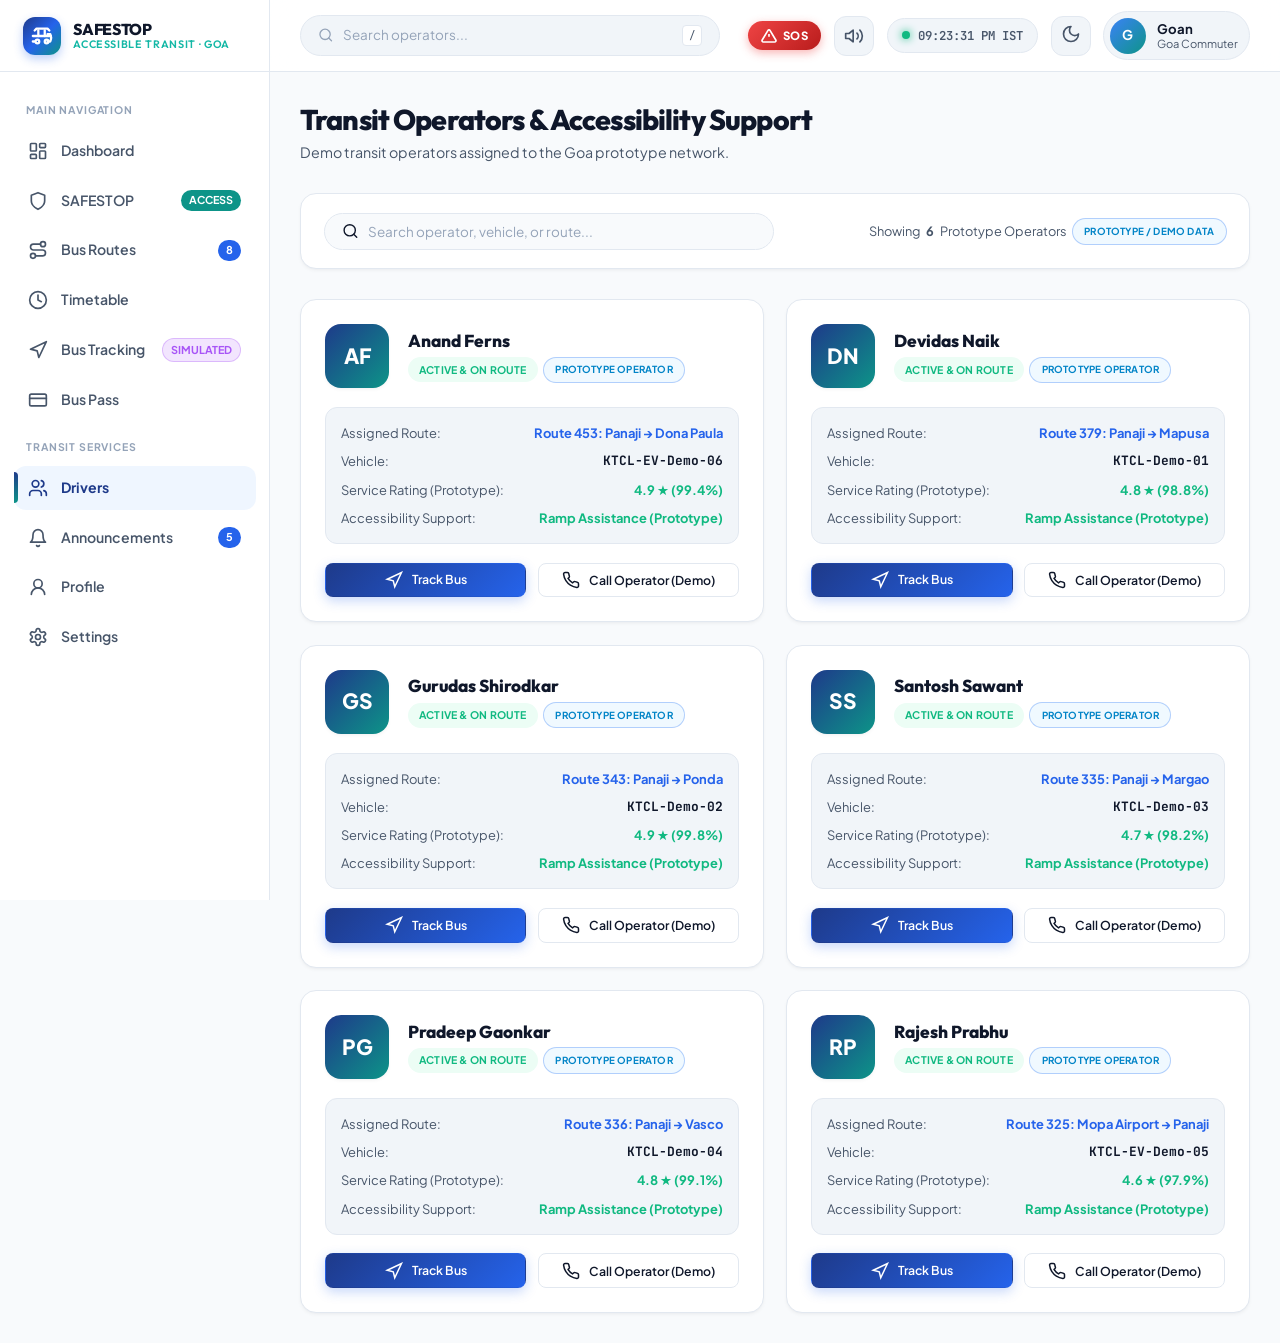
<file: drivers.html>
<!DOCTYPE html>
<html lang="en">
<head>
    <meta charset="UTF-8">
    <meta name="viewport" content="width=device-width, initial-scale=1.0">
    <title>Transit Operators & Accessibility Support | GOA MOBILITY</title>
    <meta name="description" content="Goa public transit operators directory, service ratings, assigned routes, and accessibility support details.">
    
    <!-- CSS Stylesheets -->
    <link rel="stylesheet" href="css/style.css">
    <link rel="stylesheet" href="css/dashboard.css">
    <link rel="stylesheet" href="css/responsive.css">
</head>
<body>
    <div class="app-container">
        <!-- Sidebar Navigation -->
        <aside class="sidebar">
            <div class="sidebar-header">
                <a href="index.html" class="brand-badge">
                    <div class="brand-icon">
                        <svg xmlns="http://www.w3.org/2000/svg" width="22" height="22" viewBox="0 0 24 24" fill="none" stroke="currentColor" stroke-width="2.5" stroke-linecap="round" stroke-linejoin="round"><path d="M8 6v6"></path><path d="M15 6v6"></path><path d="M2 12h19.6"></path><path d="M18 18h3s.5-1.7.8-2.8c.1-.4.2-.8.2-1.2 0-.4-.1-.8-.2-1.2l-.8-2.8H18"></path><path d="M4 18H2"></path><path d="m4 6 2-2h12l2 2"></path><circle cx="7" cy="18" r="2"></circle><circle cx="17" cy="18" r="2"></circle></svg>
                    </div>
                    <div class="brand-text">
                        <span class="brand-title">SAFESTOP</span>
                        <span class="brand-subtitle">Accessible Transit · Goa</span>
                    </div>
                </a>
            </div>

            <nav class="sidebar-nav">
                <div class="nav-section-title">Main Navigation</div>
                <a href="index.html" class="nav-link">
                    <svg xmlns="http://www.w3.org/2000/svg" width="20" height="20" viewBox="0 0 24 24" fill="none" stroke="currentColor" stroke-width="2" stroke-linecap="round" stroke-linejoin="round"><rect width="7" height="9" x="3" y="3" rx="1"></rect><rect width="7" height="5" x="14" y="3" rx="1"></rect><rect width="7" height="9" x="14" y="12" rx="1"></rect><rect width="7" height="5" x="3" y="16" rx="1"></rect></svg>
                    <span>Dashboard</span>
                </a>
                <a href="safestop.html" class="nav-link">
                    <svg xmlns="http://www.w3.org/2000/svg" width="20" height="20" viewBox="0 0 24 24" fill="none" stroke="currentColor" stroke-width="2" stroke-linecap="round" stroke-linejoin="round"><path d="M12 22s8-4 8-10V5l-8-3-8 3v7c0 6 8 10 8 10z"></path></svg>
                    <span>SAFESTOP</span>
                    <span class="nav-badge" style="background: var(--accent); color: white;">ACCESS</span>
                </a>
                <a href="routes.html" class="nav-link">
                    <svg xmlns="http://www.w3.org/2000/svg" width="20" height="20" viewBox="0 0 24 24" fill="none" stroke="currentColor" stroke-width="2" stroke-linecap="round" stroke-linejoin="round"><circle cx="6" cy="19" r="3"></circle><path d="M9 19h8.5a3.5 3.5 0 0 0 0-7h-11a3.5 3.5 0 0 1 0-7H15"></path><circle cx="18" cy="5" r="3"></circle></svg>
                    <span>Bus Routes</span>
                    <span class="nav-badge">8</span>
                </a>
                <a href="timetable.html" class="nav-link">
                    <svg xmlns="http://www.w3.org/2000/svg" width="20" height="20" viewBox="0 0 24 24" fill="none" stroke="currentColor" stroke-width="2" stroke-linecap="round" stroke-linejoin="round"><circle cx="12" cy="12" r="10"></circle><polyline points="12 6 12 12 16 14"></polyline></svg>
                    <span>Timetable</span>
                </a>
                <a href="tracking.html" class="nav-link">
                    <svg xmlns="http://www.w3.org/2000/svg" width="20" height="20" viewBox="0 0 24 24" fill="none" stroke="currentColor" stroke-width="2" stroke-linecap="round" stroke-linejoin="round"><polygon points="3 11 22 2 13 21 11 13 3 11"></polygon></svg>
                    <span>Bus Tracking</span>
                    <span class="nav-badge" style="background: rgba(168, 85, 247, 0.15); color: #a855f7; border: 1px solid rgba(168, 85, 247, 0.3);">SIMULATED</span>
                </a>
                <a href="bus-pass.html" class="nav-link">
                    <svg xmlns="http://www.w3.org/2000/svg" width="20" height="20" viewBox="0 0 24 24" fill="none" stroke="currentColor" stroke-width="2" stroke-linecap="round" stroke-linejoin="round"><rect width="20" height="14" x="2" y="5" rx="2"></rect><line x1="2" x2="22" y1="10" y2="10"></line></svg>
                    <span>Bus Pass</span>
                </a>

                <div class="nav-section-title">Transit Services</div>
                <a href="drivers.html" class="nav-link active">
                    <svg xmlns="http://www.w3.org/2000/svg" width="20" height="20" viewBox="0 0 24 24" fill="none" stroke="currentColor" stroke-width="2" stroke-linecap="round" stroke-linejoin="round"><path d="M16 21v-2a4 4 0 0 0-4-4H6a4 4 0 0 0-4 4v2"></path><circle cx="9" cy="7" r="4"></circle><path d="M22 21v-2a4 4 0 0 0-3-3.87"></path><path d="M16 3.13a4 4 0 0 1 0 7.75"></path></svg>
                    <span>Drivers</span>
                </a>
                <a href="announcements.html" class="nav-link">
                    <svg xmlns="http://www.w3.org/2000/svg" width="20" height="20" viewBox="0 0 24 24" fill="none" stroke="currentColor" stroke-width="2" stroke-linecap="round" stroke-linejoin="round"><path d="M6 8a6 6 0 0 1 12 0c0 7 3 9 3 9H3s3-2 3-9"></path><path d="M10.3 21a1.94 1.94 0 0 0 3.4 0"></path></svg>
                    <span>Announcements</span>
                    <span class="nav-badge">5</span>
                </a>
                <a href="profile.html" class="nav-link">
                    <svg xmlns="http://www.w3.org/2000/svg" width="20" height="20" viewBox="0 0 24 24" fill="none" stroke="currentColor" stroke-width="2" stroke-linecap="round" stroke-linejoin="round"><circle cx="12" cy="8" r="5"></circle><path d="M20 21a8 8 0 1 0-16 0"></path></svg>
                    <span>Profile</span>
                </a>
                <a href="settings.html" class="nav-link">
                    <svg xmlns="http://www.w3.org/2000/svg" width="20" height="20" viewBox="0 0 24 24" fill="none" stroke="currentColor" stroke-width="2" stroke-linecap="round" stroke-linejoin="round"><path d="M12.22 2h-.44a2 2 0 0 0-2 2v.18a2 2 0 0 1-1 1.73l-.43.25a2 2 0 0 1-2 0l-.15-.08a2 2 0 0 0-2.73.73l-.22.38a2 2 0 0 0 .73 2.73l.15.1a2 2 0 0 1 1 1.72v.51a2 2 0 0 1-1 1.74l-.15.09a2 2 0 0 0-.73 2.73l.22.38a2 2 0 0 0 2.73.73l.15-.08a2 2 0 0 1 2 0l.43.25a2 2 0 0 1 1 1.73V20a2 2 0 0 0 2 2h.44a2 2 0 0 0 2-2v-.18a2 2 0 0 1 1-1.73l.43-.25a2 2 0 0 1 2 0l.15.08a2 2 0 0 0 2.73-.73l.22-.39a2 2 0 0 0-.73-2.73l-.15-.08a2 2 0 0 1-1-1.74v-.5a2 2 0 0 1 1-1.74l.15-.09a2 2 0 0 0 .73-2.73l-.22-.38a2 2 0 0 0-2.73-.73l-.15.08a2 2 0 0 1-2 0l-.43-.25a2 2 0 0 1-1-1.73V4a2 2 0 0 0-2-2z"></path><circle cx="12" cy="12" r="3"></circle></svg>
                    <span>Settings</span>
                </a>
            </nav>
        </aside>

        <!-- Main Content -->
        <div class="main-wrapper">
            <!-- Header -->
            <header class="top-header">
                <div class="header-left">
                    <button type="button" class="menu-toggle-btn" aria-label="Toggle Navigation Menu">
                        <svg xmlns="http://www.w3.org/2000/svg" width="22" height="22" viewBox="0 0 24 24" fill="none" stroke="currentColor" stroke-width="2" stroke-linecap="round" stroke-linejoin="round"><line x1="4" x2="20" y1="12" y2="12"></line><line x1="4" x2="20" y1="6" y2="6"></line><line x1="4" x2="20" y1="18" y2="18"></line></svg>
                    </button>
                    <div class="global-search-bar trigger-search-modal">
                        <div class="search-input-wrapper">
                            <svg xmlns="http://www.w3.org/2000/svg" width="18" height="18" viewBox="0 0 24 24" fill="none" stroke="currentColor" stroke-width="2" stroke-linecap="round" stroke-linejoin="round" class="search-icon"><circle cx="11" cy="11" r="8"></circle><path d="m21 21-4.3-4.3"></path></svg>
                            <span class="search-input" style="color: var(--text-subtle);">Search operators...</span>
                            <span class="search-shortcut">/</span>
                        </div>
                    </div>
                </div>

                <div class="header-right">
                    <!-- SOS Safety Button -->
                    <button type="button" class="sos-header-btn trigger-sos-modal" aria-label="Emergency SOS">
                        <svg xmlns="http://www.w3.org/2000/svg" width="16" height="16" viewBox="0 0 24 24" fill="none" stroke="currentColor" stroke-width="2.5"><path d="M10.29 3.86 1.82 18a2 2 0 0 0 1.71 3h16.94a2 2 0 0 0 1.71-3L13.71 3.86a2 2 0 0 0-3.42 0z"></path><line x1="12" y1="9" x2="12" y2="13"></line><line x1="12" y1="17" x2="12.01" y2="17"></line></svg>
                        <span>SOS</span>
                    </button>

                    <!-- Audio Synth Mute Toggle -->
                    <button type="button" id="headerAudioToggleBtn" class="header-action-btn" aria-label="Toggle Sound & Voice">
                        <svg xmlns="http://www.w3.org/2000/svg" width="20" height="20" viewBox="0 0 24 24" fill="none" stroke="currentColor" stroke-width="2" stroke-linecap="round" stroke-linejoin="round"><polygon points="11 5 6 9 2 9 2 15 6 15 11 19 11 5"></polygon><path d="M15.54 8.46a5 5 0 0 1 0 7.07"></path></svg>
                    </button>

                    <div class="live-clock-pill">
                        <span class="pulse-dot"></span>
                        <span id="liveClockDisplay">07:40:00 AM</span>
                    </div>
                    <button type="button" class="header-action-btn theme-toggle-btn" aria-label="Toggle Theme">
                        <span class="theme-icon">
                            <svg xmlns="http://www.w3.org/2000/svg" width="20" height="20" viewBox="0 0 24 24" fill="none" stroke="currentColor" stroke-width="2" stroke-linecap="round" stroke-linejoin="round"><path d="M12 3a6 6 0 0 0 9 9 9 9 0 1 1-9-9Z"></path></svg>
                        </span>
                    </button>
                    <a href="profile.html" class="header-profile-btn">
                        <div class="avatar-circle header-student-avatar">G</div>
                        <div class="profile-meta">
                            <div class="profile-name header-student-name">Goan</div>
                            <div class="profile-role header-student-role">Goa Commuter</div>
                        </div>
                    </a>
                </div>
            </header>

            <!-- Drivers Main Page Body -->
            <main class="page-content">
                <div class="page-header">
                    <div class="page-title-group">
                        <h1>
                            <span>Transit Operators & Accessibility Support</span>
                        </h1>
                        <p class="page-subtitle">Demo transit operators assigned to the Goa prototype network.</p>
                    </div>
                </div>

                <!-- Search Drivers -->
                <div class="card" style="margin-bottom: 2rem;">
                    <div class="card-body" style="padding: 1.25rem 1.5rem; display: flex; gap: 1rem; flex-wrap: wrap; align-items: center; justify-content: space-between;">
                        <div class="search-input-wrapper" style="flex: 1; max-width: 450px; background: var(--bg-base);">
                            <svg xmlns="http://www.w3.org/2000/svg" width="18" height="18" viewBox="0 0 24 24" fill="none" stroke="currentColor" stroke-width="2" stroke-linecap="round" stroke-linejoin="round"><circle cx="11" cy="11" r="8"></circle><path d="m21 21-4.3-4.3"></path></svg>
                            <input type="text" id="driverSearchInput" class="search-input" placeholder="Search operator, vehicle, or route...">
                        </div>
                        <span style="font-size: 0.85rem; color: var(--text-muted); display: flex; align-items: center; gap: 0.4rem;">Showing <strong>6</strong> Prototype Operators <span class="badge badge-source-prototype" style="font-size: 0.65rem;">Prototype / Demo Data</span></span>
                    </div>
                </div>

                <!-- Drivers Cards Grid -->
                <div id="driversGridContainer" style="display: grid; grid-template-columns: repeat(auto-fill, minmax(320px, 1fr)); gap: 1.5rem;">
                    <!-- Populated dynamically by JS below -->
                </div>
            </main>
        </div>
    </div>

    <!-- Scripts -->
    <script src="js/storage.js"></script>
    <script src="js/time-util.js"></script>
    <script src="js/audio.js"></script>
    <script src="js/app.js"></script>
    <script>
        document.addEventListener('DOMContentLoaded', () => {
            const drivers = AppStorage.getDrivers();
            const container = document.getElementById('driversGridContainer');
            const searchInput = document.getElementById('driverSearchInput');

            function renderDrivers(list) {
                if (!container) return;

                if (list.length === 0) {
                    container.innerHTML = `
                        <div style="grid-column: 1 / -1; padding: 3rem; text-align: center; color: var(--text-muted);">
                            No operators match your search.
                        </div>
                    `;
                    return;
                }

                container.innerHTML = list.map(d => `
                    <div class="card driver-profile-card">
                        <div class="card-body" style="padding: 1.6rem;">
                            <div style="display: flex; align-items: center; gap: 1.25rem; margin-bottom: 1.25rem;">
                                <div style="width: 64px; height: 64px; border-radius: var(--radius-lg); background: linear-gradient(135deg, #1e3a8a, #0d9488); display: flex; align-items: center; justify-content: center; color: #ffffff; font-weight: 800; font-size: 1.4rem; box-shadow: var(--shadow-sm);">
                                    ${d.name.split(' ').map(n => n[0]).join('').substring(0,2)}
                                </div>
                                <div style="flex: 1;">
                                    <div style="display: flex; align-items: center; gap: 0.4rem;">
                                        <h3 style="font-size: 1.15rem; font-weight: 800; color: var(--text-main);">${d.name}</h3>
                                    </div>
                                    <div style="display: flex; gap: 0.35rem; align-items: center; flex-wrap: wrap; margin-top: 0.35rem;">
                                        <span class="badge badge-success" style="font-size: 0.7rem;">${d.status}</span>
                                        <span class="badge badge-source-prototype" style="font-size: 0.65rem;">Prototype Operator</span>
                                    </div>
                                </div>
                            </div>

                            <div style="display: flex; flex-direction: column; gap: 0.55rem; padding: 1rem; background-color: var(--bg-muted); border-radius: var(--radius-md); border: 1px solid var(--border-color); font-size: 0.86rem; margin-bottom: 1.25rem;">
                                <div style="display: flex; justify-content: space-between;">
                                    <span style="color: var(--text-muted);">Assigned Route:</span>
                                    <strong style="color: var(--primary-light);">${d.route}</strong>
                                </div>
                                <div style="display: flex; justify-content: space-between;">
                                    <span style="color: var(--text-muted);">Vehicle:</span>
                                    <strong style="font-family: var(--font-mono); color: var(--text-main);">${d.busNumber}</strong>
                                </div>
                                <div style="display: flex; justify-content: space-between;">
                                    <span style="color: var(--text-muted);">Service Rating (Prototype):</span>
                                    <strong style="color: var(--success);">${d.rating} ★ (${d.safetyScore})</strong>
                                </div>
                                <div style="display: flex; justify-content: space-between;">
                                    <span style="color: var(--text-muted);">Accessibility Support:</span>
                                    <strong style="color: var(--success);">Ramp Assistance (Prototype)</strong>
                                </div>
                            </div>

                            <div style="display: flex; gap: 0.75rem;">
                                <a href="tracking.html?route=${d.routeId}" class="btn btn-primary btn-sm" style="flex: 1;">
                                    <svg xmlns="http://www.w3.org/2000/svg" width="16" height="16" viewBox="0 0 24 24" fill="none" stroke="currentColor" stroke-width="2"><polygon points="3 11 22 2 13 21 11 13 3 11"></polygon></svg>
                                    Track Bus
                                </a>
                                <button type="button" onclick="if(window.AppAudio) AppAudio.playClick(); showToast('Operator Contact (Demo)', 'Connecting to operator ${d.name} via ${d.phone}', 'info')" class="btn btn-secondary btn-sm" style="flex: 1;">
                                    <svg xmlns="http://www.w3.org/2000/svg" width="16" height="16" viewBox="0 0 24 24" fill="none" stroke="currentColor" stroke-width="2"><path d="M22 16.92v3a2 2 0 0 1-2.18 2 19.79 19.79 0 0 1-8.63-3.07 19.5 19.5 0 0 1-6-6 19.79 19.79 0 0 1-3.07-8.67A2 2 0 0 1 4.11 2h3a2 2 0 0 1 2 1.72 12.84 12.84 0 0 0 .7 2.81 2 2 0 0 1-.45 2.11L8.09 9.91a16 16 0 0 0 6 6l1.27-1.27a2 2 0 0 1 2.11-.45 12.84 12.84 0 0 0 2.81.7A2 2 0 0 1 22 16.92z"></path></svg>
                                    Call Operator (Demo)
                                </button>
                            </div>
                        </div>
                    </div>
                `).join('');
            }

            if (searchInput) {
                searchInput.addEventListener('input', (e) => {
                    const q = e.target.value.toLowerCase().trim();
                    const filtered = drivers.filter(d => 
                        d.name.toLowerCase().includes(q) ||
                        d.busNumber.toLowerCase().includes(q) ||
                        d.route.toLowerCase().includes(q)
                    );
                    renderDrivers(filtered);
                });
            }

            renderDrivers(drivers);
        });
    </script>
</body>
</html>
</file>
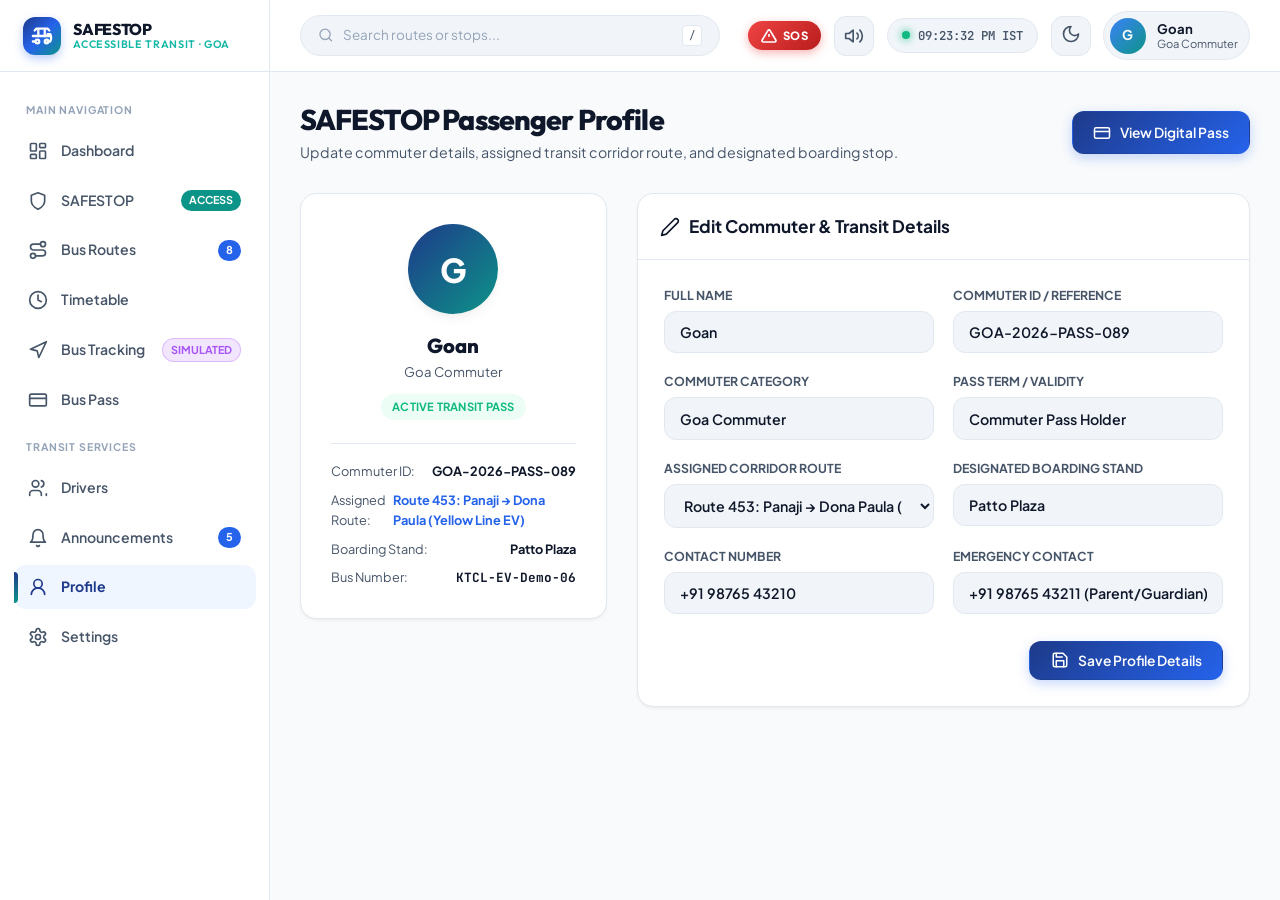
<file: profile.html>
<!DOCTYPE html>
<html lang="en">
<head>
    <meta charset="UTF-8">
    <meta name="viewport" content="width=device-width, initial-scale=1.0">
    <title>SAFESTOP Passenger Profile | GOA MOBILITY</title>
    <meta name="description" content="Manage SAFESTOP passenger profile, accessibility preferences, assigned transit route, and boarding stop details.">
    
    <!-- CSS Stylesheets -->
    <link rel="stylesheet" href="css/style.css">
    <link rel="stylesheet" href="css/dashboard.css">
    <link rel="stylesheet" href="css/responsive.css">
</head>
<body>
    <div class="app-container">
        <!-- Sidebar Navigation -->
        <aside class="sidebar">
            <div class="sidebar-header">
                <a href="index.html" class="brand-badge">
                    <div class="brand-icon">
                        <svg xmlns="http://www.w3.org/2000/svg" width="22" height="22" viewBox="0 0 24 24" fill="none" stroke="currentColor" stroke-width="2.5" stroke-linecap="round" stroke-linejoin="round"><path d="M8 6v6"></path><path d="M15 6v6"></path><path d="M2 12h19.6"></path><path d="M18 18h3s.5-1.7.8-2.8c.1-.4.2-.8.2-1.2 0-.4-.1-.8-.2-1.2l-.8-2.8H18"></path><path d="M4 18H2"></path><path d="m4 6 2-2h12l2 2"></path><circle cx="7" cy="18" r="2"></circle><circle cx="17" cy="18" r="2"></circle></svg>
                    </div>
                    <div class="brand-text">
                        <span class="brand-title">SAFESTOP</span>
                        <span class="brand-subtitle">Accessible Transit · Goa</span>
                    </div>
                </a>
            </div>

            <nav class="sidebar-nav">
                <div class="nav-section-title">Main Navigation</div>
                <a href="index.html" class="nav-link">
                    <svg xmlns="http://www.w3.org/2000/svg" width="20" height="20" viewBox="0 0 24 24" fill="none" stroke="currentColor" stroke-width="2" stroke-linecap="round" stroke-linejoin="round"><rect width="7" height="9" x="3" y="3" rx="1"></rect><rect width="7" height="5" x="14" y="3" rx="1"></rect><rect width="7" height="9" x="14" y="12" rx="1"></rect><rect width="7" height="5" x="3" y="16" rx="1"></rect></svg>
                    <span>Dashboard</span>
                </a>
                <a href="safestop.html" class="nav-link">
                    <svg xmlns="http://www.w3.org/2000/svg" width="20" height="20" viewBox="0 0 24 24" fill="none" stroke="currentColor" stroke-width="2" stroke-linecap="round" stroke-linejoin="round"><path d="M12 22s8-4 8-10V5l-8-3-8 3v7c0 6 8 10 8 10z"></path></svg>
                    <span>SAFESTOP</span>
                    <span class="nav-badge" style="background: var(--accent); color: white;">ACCESS</span>
                </a>
                <a href="routes.html" class="nav-link">
                    <svg xmlns="http://www.w3.org/2000/svg" width="20" height="20" viewBox="0 0 24 24" fill="none" stroke="currentColor" stroke-width="2" stroke-linecap="round" stroke-linejoin="round"><circle cx="6" cy="19" r="3"></circle><path d="M9 19h8.5a3.5 3.5 0 0 0 0-7h-11a3.5 3.5 0 0 1 0-7H15"></path><circle cx="18" cy="5" r="3"></circle></svg>
                    <span>Bus Routes</span>
                    <span class="nav-badge">8</span>
                </a>
                <a href="timetable.html" class="nav-link">
                    <svg xmlns="http://www.w3.org/2000/svg" width="20" height="20" viewBox="0 0 24 24" fill="none" stroke="currentColor" stroke-width="2" stroke-linecap="round" stroke-linejoin="round"><circle cx="12" cy="12" r="10"></circle><polyline points="12 6 12 12 16 14"></polyline></svg>
                    <span>Timetable</span>
                </a>
                <a href="tracking.html" class="nav-link">
                    <svg xmlns="http://www.w3.org/2000/svg" width="20" height="20" viewBox="0 0 24 24" fill="none" stroke="currentColor" stroke-width="2" stroke-linecap="round" stroke-linejoin="round"><polygon points="3 11 22 2 13 21 11 13 3 11"></polygon></svg>
                    <span>Bus Tracking</span>
                    <span class="nav-badge" style="background: rgba(168, 85, 247, 0.15); color: #a855f7; border: 1px solid rgba(168, 85, 247, 0.3);">SIMULATED</span>
                </a>
                <a href="bus-pass.html" class="nav-link">
                    <svg xmlns="http://www.w3.org/2000/svg" width="20" height="20" viewBox="0 0 24 24" fill="none" stroke="currentColor" stroke-width="2" stroke-linecap="round" stroke-linejoin="round"><rect width="20" height="14" x="2" y="5" rx="2"></rect><line x1="2" x2="22" y1="10" y2="10"></line></svg>
                    <span>Bus Pass</span>
                </a>

                <div class="nav-section-title">Transit Services</div>
                <a href="drivers.html" class="nav-link">
                    <svg xmlns="http://www.w3.org/2000/svg" width="20" height="20" viewBox="0 0 24 24" fill="none" stroke="currentColor" stroke-width="2" stroke-linecap="round" stroke-linejoin="round"><path d="M16 21v-2a4 4 0 0 0-4-4H6a4 4 0 0 0-4 4v2"></path><circle cx="9" cy="7" r="4"></circle><path d="M22 21v-2a4 4 0 0 3-3.87"></path><path d="M16 3.13a4 4 0 0 1 0 7.75"></path></svg>
                    <span>Drivers</span>
                </a>
                <a href="announcements.html" class="nav-link">
                    <svg xmlns="http://www.w3.org/2000/svg" width="20" height="20" viewBox="0 0 24 24" fill="none" stroke="currentColor" stroke-width="2" stroke-linecap="round" stroke-linejoin="round"><path d="M6 8a6 6 0 0 1 12 0c0 7 3 9 3 9H3s3-2 3-9"></path><path d="M10.3 21a1.94 1.94 0 0 0 3.4 0"></path></svg>
                    <span>Announcements</span>
                    <span class="nav-badge">5</span>
                </a>
                <a href="profile.html" class="nav-link active">
                    <svg xmlns="http://www.w3.org/2000/svg" width="20" height="20" viewBox="0 0 24 24" fill="none" stroke="currentColor" stroke-width="2" stroke-linecap="round" stroke-linejoin="round"><circle cx="12" cy="8" r="5"></circle><path d="M20 21a8 8 0 1 0-16 0"></path></svg>
                    <span>Profile</span>
                </a>
                <a href="settings.html" class="nav-link">
                    <svg xmlns="http://www.w3.org/2000/svg" width="20" height="20" viewBox="0 0 24 24" fill="none" stroke="currentColor" stroke-width="2" stroke-linecap="round" stroke-linejoin="round"><path d="M12.22 2h-.44a2 2 0 0 0-2 2v.18a2 2 0 0 1-1 1.73l-.43.25a2 2 0 0 1-2 0l-.15-.08a2 2 0 0 0-2.73.73l-.22.38a2 2 0 0 0 .73 2.73l.15.1a2 2 0 0 1 1 1.72v.51a2 2 0 0 1-1 1.74l-.15.09a2 2 0 0 0-.73 2.73l.22.38a2 2 0 0 0 2.73.73l.15-.08a2 2 0 0 1 2 0l.43.25a2 2 0 0 1 1 1.73V20a2 2 0 0 0 2 2h.44a2 2 0 0 0 2-2v-.18a2 2 0 0 1 1-1.73l.43-.25a2 2 0 0 1 2 0l.15.08a2 2 0 0 0 2.73-.73l.22-.39a2 2 0 0 0-.73-2.73l-.15-.08a2 2 0 0 1-1-1.74v-.5a2 2 0 0 1 1-1.74l.15-.09a2 2 0 0 0 .73-2.73l-.22-.38a2 2 0 0 0-2.73-.73l-.15.08a2 2 0 0 1-2 0l-.43-.25a2 2 0 0 1-1-1.73V4a2 2 0 0 0-2-2z"></path><circle cx="12" cy="12" r="3"></circle></svg>
                    <span>Settings</span>
                </a>
            </nav>
        </aside>

        <!-- Main Content -->
        <div class="main-wrapper">
            <!-- Header -->
            <header class="top-header">
                <div class="header-left">
                    <button type="button" class="menu-toggle-btn" aria-label="Toggle Navigation Menu">
                        <svg xmlns="http://www.w3.org/2000/svg" width="22" height="22" viewBox="0 0 24 24" fill="none" stroke="currentColor" stroke-width="2" stroke-linecap="round" stroke-linejoin="round"><line x1="4" x2="20" y1="12" y2="12"></line><line x1="4" x2="20" y1="6" y2="6"></line><line x1="4" x2="20" y1="18" y2="18"></line></svg>
                    </button>
                    <div class="global-search-bar trigger-search-modal">
                        <div class="search-input-wrapper">
                            <svg xmlns="http://www.w3.org/2000/svg" width="18" height="18" viewBox="0 0 24 24" fill="none" stroke="currentColor" stroke-width="2" stroke-linecap="round" stroke-linejoin="round" class="search-icon"><circle cx="11" cy="11" r="8"></circle><path d="m21 21-4.3-4.3"></path></svg>
                            <span class="search-input" style="color: var(--text-subtle);">Search routes or stops...</span>
                            <span class="search-shortcut">/</span>
                        </div>
                    </div>
                </div>

                <div class="header-right">
                    <!-- SOS Safety Button -->
                    <button type="button" class="sos-header-btn trigger-sos-modal" aria-label="Emergency SOS">
                        <svg xmlns="http://www.w3.org/2000/svg" width="16" height="16" viewBox="0 0 24 24" fill="none" stroke="currentColor" stroke-width="2.5"><path d="M10.29 3.86 1.82 18a2 2 0 0 0 1.71 3h16.94a2 2 0 0 0 1.71-3L13.71 3.86a2 2 0 0 0-3.42 0z"></path><line x1="12" y1="9" x2="12" y2="13"></line><line x1="12" y1="17" x2="12.01" y2="17"></line></svg>
                        <span>SOS</span>
                    </button>

                    <!-- Audio Synth Mute Toggle -->
                    <button type="button" id="headerAudioToggleBtn" class="header-action-btn" aria-label="Toggle Sound & Voice">
                        <svg xmlns="http://www.w3.org/2000/svg" width="20" height="20" viewBox="0 0 24 24" fill="none" stroke="currentColor" stroke-width="2" stroke-linecap="round" stroke-linejoin="round"><polygon points="11 5 6 9 2 9 2 15 6 15 11 19 11 5"></polygon><path d="M15.54 8.46a5 5 0 0 1 0 7.07"></path></svg>
                    </button>

                    <div class="live-clock-pill">
                        <span class="pulse-dot"></span>
                        <span id="liveClockDisplay">07:40:00 AM</span>
                    </div>

                    <button type="button" class="header-action-btn theme-toggle-btn" aria-label="Toggle Theme">
                        <span class="theme-icon">
                            <svg xmlns="http://www.w3.org/2000/svg" width="20" height="20" viewBox="0 0 24 24" fill="none" stroke="currentColor" stroke-width="2" stroke-linecap="round" stroke-linejoin="round"><path d="M12 3a6 6 0 0 0 9 9 9 9 0 1 1-9-9Z"></path></svg>
                        </span>
                    </button>

                    <a href="profile.html" class="header-profile-btn">
                        <div class="avatar-circle header-student-avatar">G</div>
                        <div class="profile-meta">
                            <div class="profile-name header-student-name">Goan</div>
                            <div class="profile-role header-student-role">Goa Commuter</div>
                        </div>
                    </a>
                </div>
            </header>

            <!-- Profile Page Body -->
            <main class="page-content">
                <div class="page-header">
                    <div class="page-title-group">
                        <h1>
                            <span>SAFESTOP Passenger Profile</span>
                        </h1>
                        <p class="page-subtitle">Update commuter details, assigned transit corridor route, and designated boarding stop.</p>
                    </div>

                    <div class="page-actions">
                        <a href="bus-pass.html" class="btn btn-primary">
                            <svg xmlns="http://www.w3.org/2000/svg" width="18" height="18" viewBox="0 0 24 24" fill="none" stroke="currentColor" stroke-width="2" stroke-linecap="round" stroke-linejoin="round"><rect width="20" height="14" x="2" y="5" rx="2"></rect><line x1="2" x2="22" y1="10" y2="10"></line></svg>
                            <span>View Digital Pass</span>
                        </a>
                    </div>
                </div>

                <div style="display: grid; grid-template-columns: 1fr 2fr; gap: 2rem; align-items: flex-start;">
                    <!-- Profile Card Snapshot -->
                    <div class="card">
                        <div class="card-body" style="padding: 2rem; text-align: center;">
                            <div style="width: 90px; height: 90px; border-radius: 50%; background: linear-gradient(135deg, #1e3a8a, #0d9488); display: flex; align-items: center; justify-content: center; color: #ffffff; font-size: 2.2rem; font-weight: 800; margin: 0 auto 1.25rem; box-shadow: var(--shadow-md);" id="profileAvatarLarge">
                                G
                            </div>
                            <h2 style="font-size: 1.35rem; font-weight: 800; color: var(--text-main);" id="profileDisplayName">Goan</h2>
                            <div style="font-size: 0.88rem; color: var(--text-muted); margin-top: 0.2rem;" id="profileDisplayCourse">Goa Commuter</div>
                            <div style="display: inline-block; margin-top: 0.75rem;">
                                <span class="badge badge-success">Active Transit Pass</span>
                            </div>

                            <div style="border-top: 1px solid var(--border-color); margin-top: 1.5rem; padding-top: 1.25rem; text-align: left; display: flex; flex-direction: column; gap: 0.6rem; font-size: 0.85rem;">
                                <div style="display: flex; justify-content: space-between;">
                                    <span style="color: var(--text-muted);">Commuter ID:</span>
                                    <strong id="profileDisplayId">GOA-2026-PASS-089</strong>
                                </div>
                                <div style="display: flex; justify-content: space-between;">
                                    <span style="color: var(--text-muted);">Assigned Route:</span>
                                    <strong id="profileDisplayRoute" style="color: var(--primary-light);">Panaji → Dona Paula</strong>
                                </div>
                                <div style="display: flex; justify-content: space-between;">
                                    <span style="color: var(--text-muted);">Boarding Stand:</span>
                                    <strong id="profileDisplayStop">Patto Plaza</strong>
                                </div>
                                <div style="display: flex; justify-content: space-between;">
                                    <span style="color: var(--text-muted);">Bus Number:</span>
                                    <strong style="font-family: var(--font-mono);">KTCL-EV-Demo-06</strong>
                                </div>
                            </div>
                        </div>
                    </div>

                    <!-- Profile Edit Form -->
                    <div class="card">
                        <div class="card-header">
                            <div class="card-title">
                                <svg xmlns="http://www.w3.org/2000/svg" width="20" height="20" viewBox="0 0 24 24" fill="none" stroke="currentColor" stroke-width="2" stroke-linecap="round" stroke-linejoin="round"><path d="M17 3a2.85 2.83 0 1 1 4 4L7.5 20.5 2 22l1.5-5.5Z"></path></svg>
                                <span>Edit Commuter &amp; Transit Details</span>
                            </div>
                        </div>
                        <div class="card-body" style="padding: 1.75rem;">
                            <form id="studentProfileForm">
                                <div style="display: grid; grid-template-columns: 1fr 1fr; gap: 1.25rem; margin-bottom: 1.25rem;">
                                    <div>
                                        <label style="display: block; font-size: 0.82rem; font-weight: 700; text-transform: uppercase; color: var(--text-muted); margin-bottom: 0.4rem;">Full Name</label>
                                        <input type="text" id="formName" required style="width: 100%; background: var(--bg-muted); border: 1px solid var(--border-color); border-radius: var(--radius-md); padding: 0.75rem 1rem; font-size: 0.95rem; font-weight: 600; color: var(--text-main);">
                                    </div>
                                    <div>
                                        <label style="display: block; font-size: 0.82rem; font-weight: 700; text-transform: uppercase; color: var(--text-muted); margin-bottom: 0.4rem;">Commuter ID / Reference</label>
                                        <input type="text" id="formId" required style="width: 100%; background: var(--bg-muted); border: 1px solid var(--border-color); border-radius: var(--radius-md); padding: 0.75rem 1rem; font-size: 0.95rem; font-weight: 600; color: var(--text-main);">
                                    </div>
                                </div>

                                <div style="display: grid; grid-template-columns: 1fr 1fr; gap: 1.25rem; margin-bottom: 1.25rem;">
                                    <div>
                                        <label style="display: block; font-size: 0.82rem; font-weight: 700; text-transform: uppercase; color: var(--text-muted); margin-bottom: 0.4rem;">Commuter Category</label>
                                        <input type="text" id="formCourse" required style="width: 100%; background: var(--bg-muted); border: 1px solid var(--border-color); border-radius: var(--radius-md); padding: 0.75rem 1rem; font-size: 0.95rem; font-weight: 600; color: var(--text-main);">
                                    </div>
                                    <div>
                                        <label style="display: block; font-size: 0.82rem; font-weight: 700; text-transform: uppercase; color: var(--text-muted); margin-bottom: 0.4rem;">Pass Term / Validity</label>
                                        <input type="text" id="formSemester" style="width: 100%; background: var(--bg-muted); border: 1px solid var(--border-color); border-radius: var(--radius-md); padding: 0.75rem 1rem; font-size: 0.95rem; font-weight: 600; color: var(--text-main);">
                                    </div>
                                </div>

                                <div style="display: grid; grid-template-columns: 1fr 1fr; gap: 1.25rem; margin-bottom: 1.25rem;">
                                    <div>
                                        <label style="display: block; font-size: 0.82rem; font-weight: 700; text-transform: uppercase; color: var(--text-muted); margin-bottom: 0.4rem;">Assigned Corridor Route</label>
                                        <select id="formRoute" style="width: 100%; background: var(--bg-muted); border: 1px solid var(--border-color); border-radius: var(--radius-md); padding: 0.75rem 1rem; font-size: 0.95rem; font-weight: 600; color: var(--text-main);">
                                            <!-- Populated dynamically -->
                                        </select>
                                    </div>
                                    <div>
                                        <label style="display: block; font-size: 0.82rem; font-weight: 700; text-transform: uppercase; color: var(--text-muted); margin-bottom: 0.4rem;">Designated Boarding Stand</label>
                                        <input type="text" id="formBoardingStop" required style="width: 100%; background: var(--bg-muted); border: 1px solid var(--border-color); border-radius: var(--radius-md); padding: 0.75rem 1rem; font-size: 0.95rem; font-weight: 600; color: var(--text-main);">
                                    </div>
                                </div>

                                <div style="display: grid; grid-template-columns: 1fr 1fr; gap: 1.25rem; margin-bottom: 1.75rem;">
                                    <div>
                                        <label style="display: block; font-size: 0.82rem; font-weight: 700; text-transform: uppercase; color: var(--text-muted); margin-bottom: 0.4rem;">Contact Number</label>
                                        <input type="text" id="formPhone" style="width: 100%; background: var(--bg-muted); border: 1px solid var(--border-color); border-radius: var(--radius-md); padding: 0.75rem 1rem; font-size: 0.95rem; font-weight: 600; color: var(--text-main);">
                                    </div>
                                    <div>
                                        <label style="display: block; font-size: 0.82rem; font-weight: 700; text-transform: uppercase; color: var(--text-muted); margin-bottom: 0.4rem;">Emergency Contact</label>
                                        <input type="text" id="formEmergency" style="width: 100%; background: var(--bg-muted); border: 1px solid var(--border-color); border-radius: var(--radius-md); padding: 0.75rem 1rem; font-size: 0.95rem; font-weight: 600; color: var(--text-main);">
                                    </div>
                                </div>

                                <div style="display: flex; justify-content: flex-end; gap: 1rem;">
                                    <button type="submit" class="btn btn-primary">
                                        <svg xmlns="http://www.w3.org/2000/svg" width="18" height="18" viewBox="0 0 24 24" fill="none" stroke="currentColor" stroke-width="2" stroke-linecap="round" stroke-linejoin="round"><path d="M19 21H5a2 2 0 0 1-2-2V5a2 2 0 0 1 2-2h11l5 5v11a2 2 0 0 1-2 2z"></path><polyline points="17 21 17 13 7 13 7 21"></polyline><polyline points="7 3 7 8 15 8"></polyline></svg>
                                        <span>Save Profile Details</span>
                                    </button>
                                </div>
                            </form>
                        </div>
                    </div>
                </div>
            </main>
        </div>
    </div>

    <!-- Scripts -->
    <script src="js/storage.js"></script>
    <script src="js/time-util.js"></script>
    <script src="js/audio.js"></script>
    <script src="js/app.js"></script>
    <script>
        document.addEventListener('DOMContentLoaded', () => {
            const profile = AppStorage.getStudentProfile();
            const routes = AppStorage.getRoutes();

            // Populate Route Select
            const routeSelect = document.getElementById('formRoute');
            if (routeSelect) {
                routeSelect.innerHTML = routes.map(r => `
                    <option value="${r.id}" ${r.id === profile.assignedRoute ? 'selected' : ''}>${r.name}</option>
                `).join('');
            }

            // Fill Form
            document.getElementById('formName').value = profile.name || '';
            document.getElementById('formId').value = profile.id || '';
            document.getElementById('formCourse').value = (profile.course && profile.course !== 'Computer Engineering') ? profile.course : 'Goa Commuter';
            document.getElementById('formSemester').value = (profile.semester && profile.semester !== '6th Semester') ? profile.semester : 'Annual (2026-27)';
            document.getElementById('formBoardingStop').value = profile.boardingStop || '';
            document.getElementById('formPhone').value = profile.phone || '';
            document.getElementById('formEmergency').value = profile.emergencyContact || '';

            // Update Left Snapshot
            function updateSnapshot(data) {
                document.getElementById('profileDisplayName').textContent = data.name;
                document.getElementById('profileDisplayCourse').textContent = (data.course && data.course !== 'Computer Engineering') ? data.course : 'Goa Commuter';
                document.getElementById('profileDisplayId').textContent = data.id;
                document.getElementById('profileDisplayStop').textContent = data.boardingStop;
                
                const initials = (data.name || 'PM').split(' ').map(n => n[0]).join('').substring(0,2).toUpperCase();
                document.getElementById('profileAvatarLarge').textContent = initials;

                const r = AppStorage.getRouteById(data.assignedRoute);
                if (r) {
                    document.getElementById('profileDisplayRoute').textContent = r.name;
                }
            }

            updateSnapshot(profile);

            // Handle Save
            document.getElementById('studentProfileForm').addEventListener('submit', (e) => {
                e.preventDefault();
                if (window.AppAudio) AppAudio.playArrivalChime();
                
                const updated = {
                    ...profile,
                    name: document.getElementById('formName').value.trim(),
                    id: document.getElementById('formId').value.trim(),
                    course: document.getElementById('formCourse').value.trim(),
                    semester: document.getElementById('formSemester').value.trim(),
                    assignedRoute: document.getElementById('formRoute').value,
                    boardingStop: document.getElementById('formBoardingStop').value.trim(),
                    phone: document.getElementById('formPhone').value.trim(),
                    emergencyContact: document.getElementById('formEmergency').value.trim()
                };

                AppStorage.saveStudentProfile(updated);
                updateSnapshot(updated);
                initProfileSync();
                showToast('Profile Saved', 'Commuter details updated and saved locally!', 'success');
            });
        });
    </script>
</body>
</html>
</file>
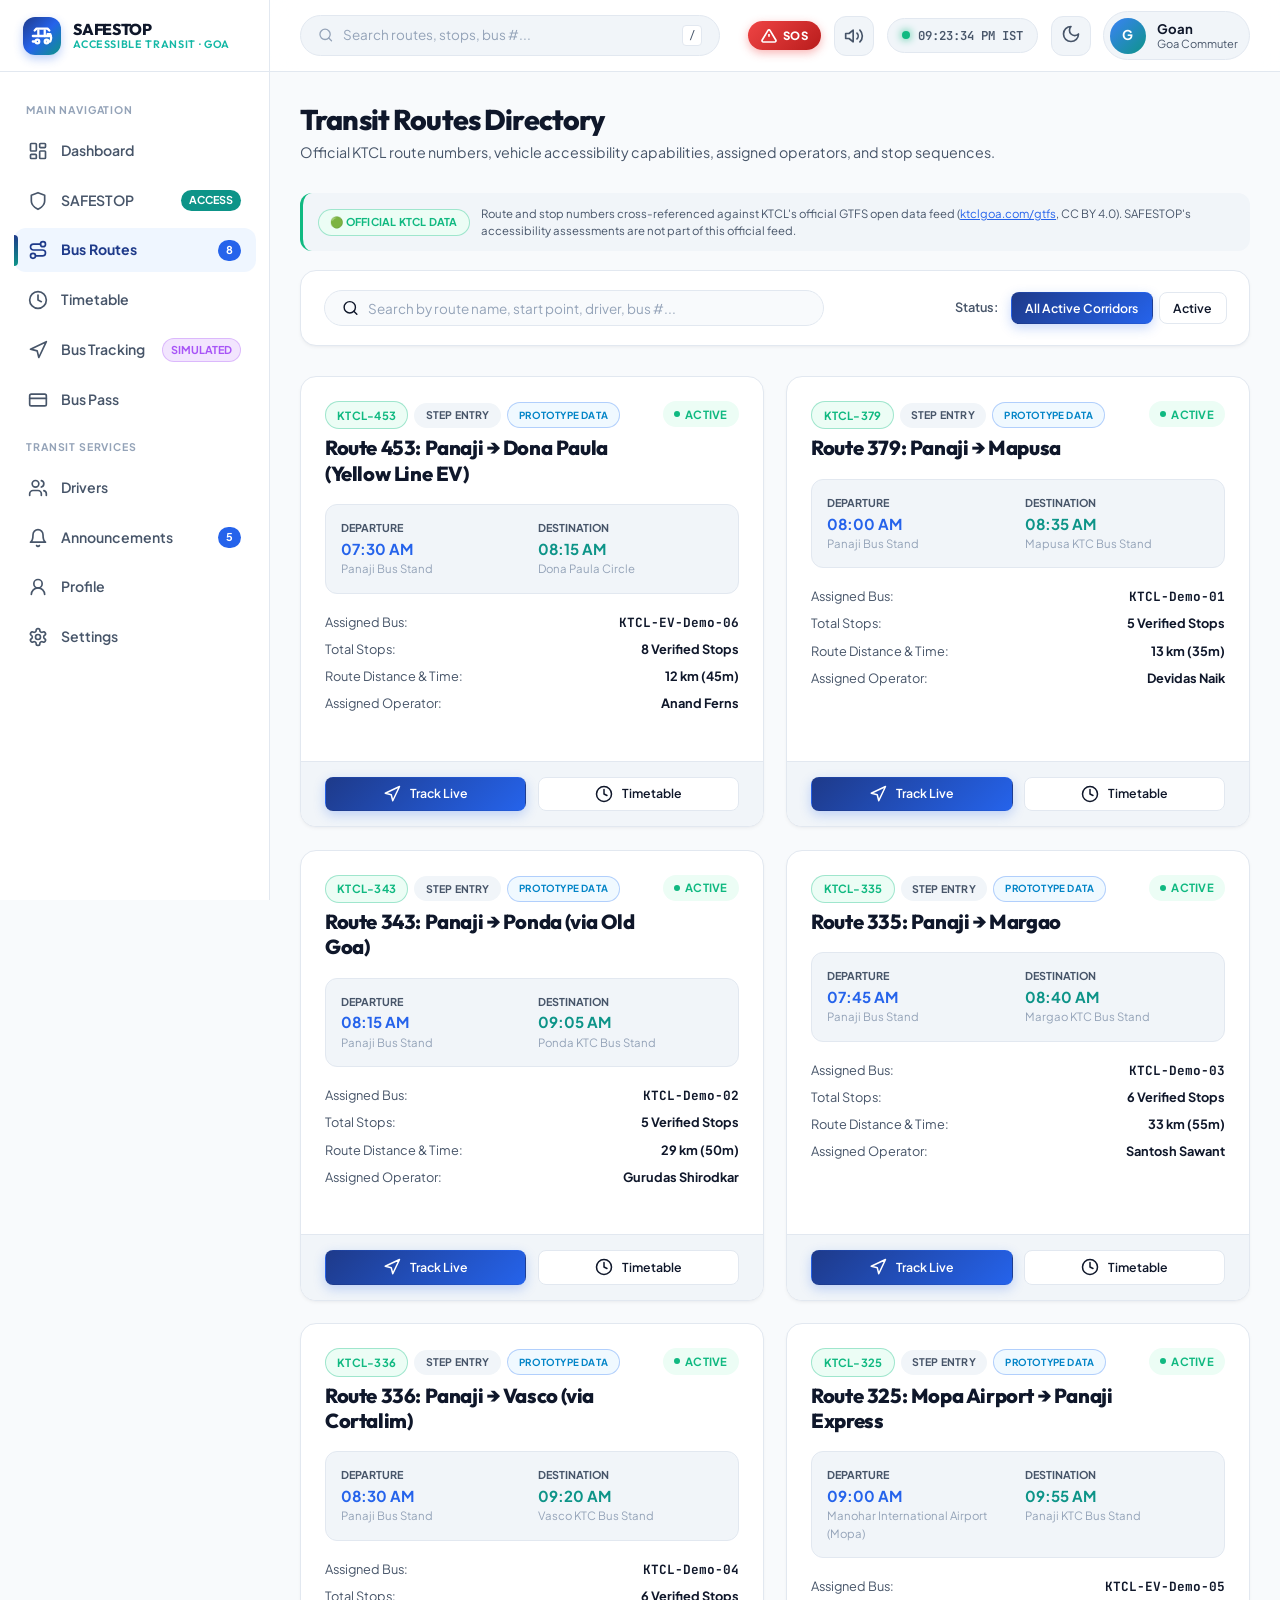
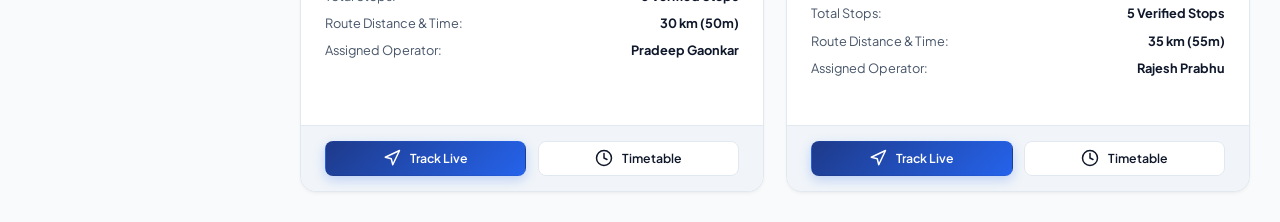
<file: routes.html>
<!DOCTYPE html>
<html lang="en">
<head>
    <meta charset="UTF-8">
    <meta name="viewport" content="width=device-width, initial-scale=1.0">
    <title>Transit Routes Directory | GOA MOBILITY</title>
    <meta name="description" content="Explore accessible public transit routes, boarding stops, journey durations, and assigned fleet details.">
    
    <!-- CSS Stylesheets -->
    <link rel="stylesheet" href="css/style.css">
    <link rel="stylesheet" href="css/dashboard.css">
    <link rel="stylesheet" href="css/responsive.css">
</head>
<body>
    <div class="app-container">
        <!-- Sidebar Navigation -->
        <aside class="sidebar">
            <div class="sidebar-header">
                <a href="index.html" class="brand-badge">
                    <div class="brand-icon">
                        <svg xmlns="http://www.w3.org/2000/svg" width="22" height="22" viewBox="0 0 24 24" fill="none" stroke="currentColor" stroke-width="2.5" stroke-linecap="round" stroke-linejoin="round"><path d="M8 6v6"></path><path d="M15 6v6"></path><path d="M2 12h19.6"></path><path d="M18 18h3s.5-1.7.8-2.8c.1-.4.2-.8.2-1.2 0-.4-.1-.8-.2-1.2l-.8-2.8H18"></path><path d="M4 18H2"></path><path d="m4 6 2-2h12l2 2"></path><circle cx="7" cy="18" r="2"></circle><circle cx="17" cy="18" r="2"></circle></svg>
                    </div>
                    <div class="brand-text">
                        <span class="brand-title">SAFESTOP</span>
                        <span class="brand-subtitle">Accessible Transit · Goa</span>
                    </div>
                </a>
            </div>

            <nav class="sidebar-nav">
                <div class="nav-section-title">Main Navigation</div>
                <a href="index.html" class="nav-link">
                    <svg xmlns="http://www.w3.org/2000/svg" width="20" height="20" viewBox="0 0 24 24" fill="none" stroke="currentColor" stroke-width="2" stroke-linecap="round" stroke-linejoin="round"><rect width="7" height="9" x="3" y="3" rx="1"></rect><rect width="7" height="5" x="14" y="3" rx="1"></rect><rect width="7" height="9" x="14" y="12" rx="1"></rect><rect width="7" height="5" x="3" y="16" rx="1"></rect></svg>
                    <span>Dashboard</span>
                </a>
                <a href="safestop.html" class="nav-link">
                    <svg xmlns="http://www.w3.org/2000/svg" width="20" height="20" viewBox="0 0 24 24" fill="none" stroke="currentColor" stroke-width="2" stroke-linecap="round" stroke-linejoin="round"><path d="M12 22s8-4 8-10V5l-8-3-8 3v7c0 6 8 10 8 10z"></path></svg>
                    <span>SAFESTOP</span>
                    <span class="nav-badge" style="background: var(--accent); color: white;">ACCESS</span>
                </a>
                <a href="routes.html" class="nav-link active">
                    <svg xmlns="http://www.w3.org/2000/svg" width="20" height="20" viewBox="0 0 24 24" fill="none" stroke="currentColor" stroke-width="2" stroke-linecap="round" stroke-linejoin="round"><circle cx="6" cy="19" r="3"></circle><path d="M9 19h8.5a3.5 3.5 0 0 0 0-7h-11a3.5 3.5 0 0 1 0-7H15"></path><circle cx="18" cy="5" r="3"></circle></svg>
                    <span>Bus Routes</span>
                    <span class="nav-badge">8</span>
                </a>
                <a href="timetable.html" class="nav-link">
                    <svg xmlns="http://www.w3.org/2000/svg" width="20" height="20" viewBox="0 0 24 24" fill="none" stroke="currentColor" stroke-width="2" stroke-linecap="round" stroke-linejoin="round"><circle cx="12" cy="12" r="10"></circle><polyline points="12 6 12 12 16 14"></polyline></svg>
                    <span>Timetable</span>
                </a>
                <a href="tracking.html" class="nav-link">
                    <svg xmlns="http://www.w3.org/2000/svg" width="20" height="20" viewBox="0 0 24 24" fill="none" stroke="currentColor" stroke-width="2" stroke-linecap="round" stroke-linejoin="round"><polygon points="3 11 22 2 13 21 11 13 3 11"></polygon></svg>
                    <span>Bus Tracking</span>
                    <span class="nav-badge" style="background: rgba(168, 85, 247, 0.15); color: #a855f7; border: 1px solid rgba(168, 85, 247, 0.3);">SIMULATED</span>
                </a>
                <a href="bus-pass.html" class="nav-link">
                    <svg xmlns="http://www.w3.org/2000/svg" width="20" height="20" viewBox="0 0 24 24" fill="none" stroke="currentColor" stroke-width="2" stroke-linecap="round" stroke-linejoin="round"><rect width="20" height="14" x="2" y="5" rx="2"></rect><line x1="2" x2="22" y1="10" y2="10"></line></svg>
                    <span>Bus Pass</span>
                </a>

                <div class="nav-section-title">Transit Services</div>
                <a href="drivers.html" class="nav-link">
                    <svg xmlns="http://www.w3.org/2000/svg" width="20" height="20" viewBox="0 0 24 24" fill="none" stroke="currentColor" stroke-width="2" stroke-linecap="round" stroke-linejoin="round"><path d="M16 21v-2a4 4 0 0 0-4-4H6a4 4 0 0 0-4 4v2"></path><circle cx="9" cy="7" r="4"></circle><path d="M22 21v-2a4 4 0 0 0-3-3.87"></path><path d="M16 3.13a4 4 0 0 1 0 7.75"></path></svg>
                    <span>Drivers</span>
                </a>
                <a href="announcements.html" class="nav-link">
                    <svg xmlns="http://www.w3.org/2000/svg" width="20" height="20" viewBox="0 0 24 24" fill="none" stroke="currentColor" stroke-width="2" stroke-linecap="round" stroke-linejoin="round"><path d="M6 8a6 6 0 0 1 12 0c0 7 3 9 3 9H3s3-2 3-9"></path><path d="M10.3 21a1.94 1.94 0 0 0 3.4 0"></path></svg>
                    <span>Announcements</span>
                    <span class="nav-badge">5</span>
                </a>
                <a href="profile.html" class="nav-link">
                    <svg xmlns="http://www.w3.org/2000/svg" width="20" height="20" viewBox="0 0 24 24" fill="none" stroke="currentColor" stroke-width="2" stroke-linecap="round" stroke-linejoin="round"><circle cx="12" cy="8" r="5"></circle><path d="M20 21a8 8 0 1 0-16 0"></path></svg>
                    <span>Profile</span>
                </a>
                <a href="settings.html" class="nav-link">
                    <svg xmlns="http://www.w3.org/2000/svg" width="20" height="20" viewBox="0 0 24 24" fill="none" stroke="currentColor" stroke-width="2" stroke-linecap="round" stroke-linejoin="round"><path d="M12.22 2h-.44a2 2 0 0 0-2 2v.18a2 2 0 0 1-1 1.73l-.43.25a2 2 0 0 1-2 0l-.15-.08a2 2 0 0 0-2.73.73l-.22.38a2 2 0 0 0 .73 2.73l.15.1a2 2 0 0 1 1 1.72v.51a2 2 0 0 1-1 1.74l-.15.09a2 2 0 0 0-.73 2.73l.22.38a2 2 0 0 0 2.73.73l.15-.08a2 2 0 0 1 2 0l.43.25a2 2 0 0 1 1 1.73V20a2 2 0 0 0 2 2h.44a2 2 0 0 0 2-2v-.18a2 2 0 0 1 1-1.73l.43-.25a2 2 0 0 1 2 0l.15.08a2 2 0 0 0 2.73-.73l.22-.39a2 2 0 0 0-.73-2.73l-.15-.08a2 2 0 0 1-1-1.74v-.5a2 2 0 0 1 1-1.74l.15-.09a2 2 0 0 0 .73-2.73l-.22-.38a2 2 0 0 0-2.73-.73l-.15.08a2 2 0 0 1-2 0l-.43-.25a2 2 0 0 1-1-1.73V4a2 2 0 0 0-2-2z"></path><circle cx="12" cy="12" r="3"></circle></svg>
                    <span>Settings</span>
                </a>
            </nav>
        </aside>

        <!-- Main Content -->
        <div class="main-wrapper">
            <!-- Header -->
            <header class="top-header">
                <div class="header-left">
                    <button type="button" class="menu-toggle-btn" aria-label="Toggle Navigation Menu">
                        <svg xmlns="http://www.w3.org/2000/svg" width="22" height="22" viewBox="0 0 24 24" fill="none" stroke="currentColor" stroke-width="2" stroke-linecap="round" stroke-linejoin="round"><line x1="4" x2="20" y1="12" y2="12"></line><line x1="4" x2="20" y1="6" y2="6"></line><line x1="4" x2="20" y1="18" y2="18"></line></svg>
                    </button>
                    <div class="global-search-bar trigger-search-modal">
                        <div class="search-input-wrapper">
                            <svg xmlns="http://www.w3.org/2000/svg" width="18" height="18" viewBox="0 0 24 24" fill="none" stroke="currentColor" stroke-width="2" stroke-linecap="round" stroke-linejoin="round" class="search-icon"><circle cx="11" cy="11" r="8"></circle><path d="m21 21-4.3-4.3"></path></svg>
                            <span class="search-input" style="color: var(--text-subtle);">Search routes, stops, bus #...</span>
                            <span class="search-shortcut">/</span>
                        </div>
                    </div>
                </div>

                <div class="header-right">
                    <!-- SOS Safety Button -->
                    <button type="button" class="sos-header-btn trigger-sos-modal" aria-label="Emergency SOS">
                        <svg xmlns="http://www.w3.org/2000/svg" width="16" height="16" viewBox="0 0 24 24" fill="none" stroke="currentColor" stroke-width="2.5"><path d="M10.29 3.86 1.82 18a2 2 0 0 0 1.71 3h16.94a2 2 0 0 0 1.71-3L13.71 3.86a2 2 0 0 0-3.42 0z"></path><line x1="12" y1="9" x2="12" y2="13"></line><line x1="12" y1="17" x2="12.01" y2="17"></line></svg>
                        <span>SOS</span>
                    </button>

                    <!-- Audio Synth Mute Toggle -->
                    <button type="button" id="headerAudioToggleBtn" class="header-action-btn" aria-label="Toggle Sound & Voice">
                        <svg xmlns="http://www.w3.org/2000/svg" width="20" height="20" viewBox="0 0 24 24" fill="none" stroke="currentColor" stroke-width="2" stroke-linecap="round" stroke-linejoin="round"><polygon points="11 5 6 9 2 9 2 15 6 15 11 19 11 5"></polygon><path d="M15.54 8.46a5 5 0 0 1 0 7.07"></path></svg>
                    </button>

                    <div class="live-clock-pill">
                        <span class="pulse-dot"></span>
                        <span id="liveClockDisplay">07:40:00 AM</span>
                    </div>
                    <button type="button" class="header-action-btn theme-toggle-btn" aria-label="Toggle Theme">
                        <span class="theme-icon">
                            <svg xmlns="http://www.w3.org/2000/svg" width="20" height="20" viewBox="0 0 24 24" fill="none" stroke="currentColor" stroke-width="2" stroke-linecap="round" stroke-linejoin="round"><path d="M12 3a6 6 0 0 0 9 9 9 9 0 1 1-9-9Z"></path></svg>
                        </span>
                    </button>
                    <a href="profile.html" class="header-profile-btn">
                        <div class="avatar-circle header-student-avatar">G</div>
                        <div class="profile-meta">
                            <div class="profile-name header-student-name">Goan</div>
                            <div class="profile-role header-student-role">Goa Commuter</div>
                        </div>
                    </a>
                </div>
            </header>

            <!-- Page Body -->
            <main class="page-content">
                <div class="page-header">
                    <div class="page-title-group">
                        <h1>
                            <span>Transit Routes Directory</span>
                        </h1>
                        <p class="page-subtitle">Official KTCL route numbers, vehicle accessibility capabilities, assigned operators, and stop sequences.</p>
                    </div>
                </div>

                <!-- GTFS Data Source Banner -->
                <div style="display: flex; align-items: center; justify-content: space-between; gap: 0.75rem; flex-wrap: wrap; margin-bottom: 1.25rem; padding: 0.75rem 1rem; background: var(--bg-muted); border-radius: var(--radius-md); border-left: 3px solid var(--success);">
                    <span class="badge badge-source-official" style="font-size: 0.72rem; font-weight: 700; white-space: nowrap;">🟢 Official KTCL Data</span>
                    <span style="font-size: 0.76rem; color: var(--text-muted); flex: 1; min-width: 260px;">Route and stop numbers cross-referenced against KTCL's official GTFS open data feed (<a href="https://ktclgoa.com/gtfs/" target="_blank" rel="noopener" style="color: var(--primary-light); text-decoration: underline;">ktclgoa.com/gtfs</a>, CC BY 4.0). SAFESTOP's accessibility assessments are not part of this official feed.</span>
                </div>

                <!-- Filters & Search Bar -->
                <div class="card" style="margin-bottom: 2rem;">
                    <div class="card-body" style="padding: 1.25rem 1.5rem; display: flex; gap: 1rem; flex-wrap: wrap; align-items: center; justify-content: space-between;">
                        <div style="display: flex; gap: 1rem; flex: 1; min-width: 280px; max-width: 500px;">
                            <div class="search-input-wrapper" style="width: 100%; background: var(--bg-base);">
                                <svg xmlns="http://www.w3.org/2000/svg" width="18" height="18" viewBox="0 0 24 24" fill="none" stroke="currentColor" stroke-width="2" stroke-linecap="round" stroke-linejoin="round"><circle cx="11" cy="11" r="8"></circle><path d="m21 21-4.3-4.3"></path></svg>
                                <input type="text" id="routeSearchInput" class="search-input" placeholder="Search by route name, start point, driver, bus #...">
                            </div>
                        </div>

                        <div style="display: flex; gap: 0.85rem; align-items: center; flex-wrap: wrap;">
                            <label for="routeStatusFilter" style="font-size: 0.85rem; font-weight: 600; color: var(--text-muted);">Status:</label>
                            <div class="filter-btn-group" id="routeStatusFilterBtns" style="display: flex; gap: 0.4rem;" role="group" aria-label="Filter routes by status">
                                <button type="button" class="btn btn-sm btn-primary route-filter-btn" data-status="all" aria-pressed="true">All Active Corridors</button>
                                <button type="button" class="btn btn-sm btn-secondary route-filter-btn" data-status="active" aria-pressed="false">Active</button>
                            </div>
                            <select id="routeStatusFilter" style="display: none;">
                                <option value="all">All Active Corridors</option>
                                <option value="active">Active</option>
                            </select>
                        </div>
                    </div>
                </div>

                <!-- Routes Grid Container -->
                <div id="routesGridContainer" style="display: grid; grid-template-columns: repeat(auto-fill, minmax(340px, 1fr)); gap: 1.5rem;">
                    <!-- Populated dynamically by routes.js -->
                </div>
            </main>
        </div>
    </div>

    <!-- Scripts -->
    <script src="js/storage.js"></script>
    <script src="js/time-util.js"></script>
    <script src="js/audio.js"></script>
    <script src="js/app.js"></script>
    <script src="js/routes.js"></script>
</body>
</html>
</file>
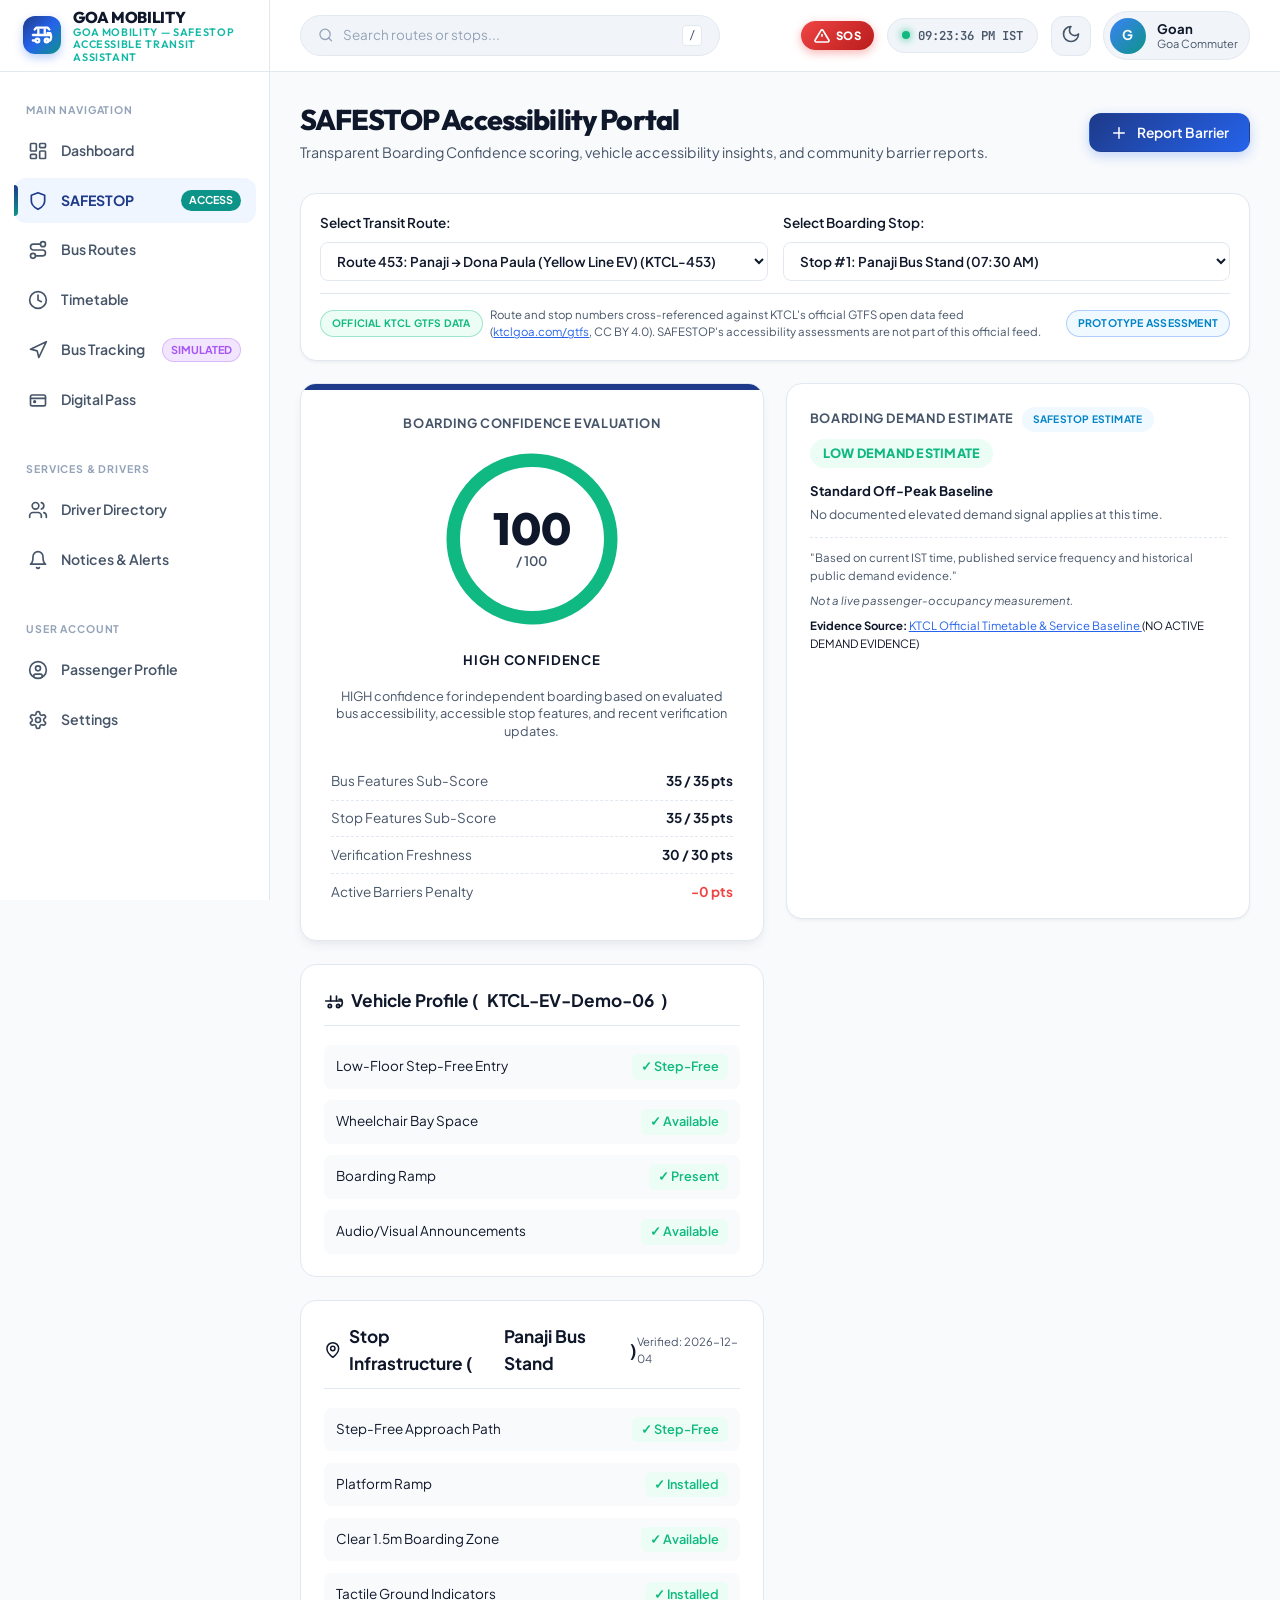
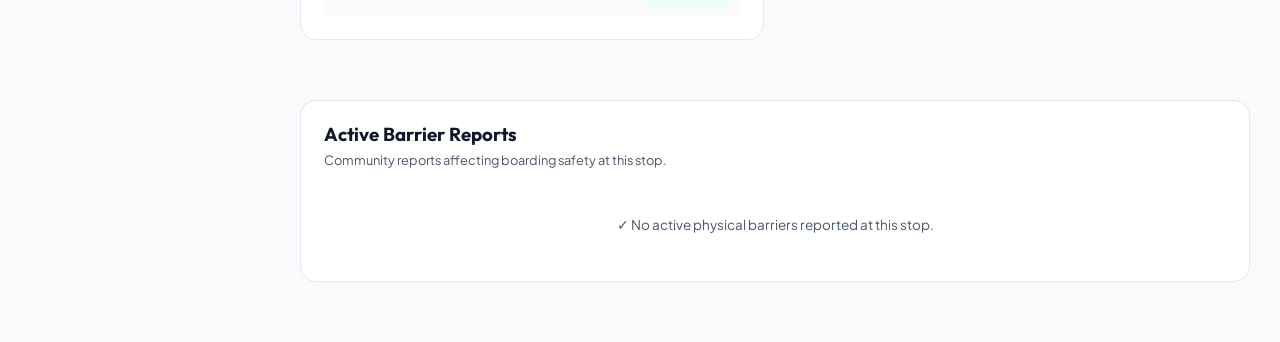
<file: safestop.html>
<!DOCTYPE html>
<html lang="en">
<head>
    <meta charset="UTF-8">
    <meta name="viewport" content="width=device-width, initial-scale=1.0">
    <title>SAFESTOP — Accessible Transit Assistant | GOA MOBILITY</title>
    <meta name="description" content="SAFESTOP accessibility-focused transport portal providing real-time Boarding Confidence scores, vehicle accessibility features, and community barrier reports.">

    <!-- CSS Stylesheets -->
    <link rel="stylesheet" href="css/style.css">
    <link rel="stylesheet" href="css/dashboard.css">
    <link rel="stylesheet" href="css/responsive.css">
    <link rel="stylesheet" href="css/safestop.css">
</head>
<body>
    <div class="app-container">
        <!-- Sidebar Navigation -->
        <aside class="sidebar">
            <div class="sidebar-header">
                <a href="index.html" class="brand-badge">
                    <div class="brand-icon">
                        <svg xmlns="http://www.w3.org/2000/svg" width="22" height="22" viewBox="0 0 24 24" fill="none" stroke="currentColor" stroke-width="2.5" stroke-linecap="round" stroke-linejoin="round"><path d="M8 6v6"></path><path d="M15 6v6"></path><path d="M2 12h19.6"></path><path d="M18 18h3s.5-1.7.8-2.8c.1-.4.2-.8.2-1.2 0-.4-.1-.8-.2-1.2l-.8-2.8H18"></path><path d="M4 18H2"></path><path d="m4 6 2-2h12l2 2"></path><circle cx="7" cy="18" r="2"></circle><circle cx="17" cy="18" r="2"></circle></svg>
                    </div>
                    <div class="brand-text">
                        <span class="brand-title">GOA MOBILITY</span>
                        <span class="brand-subtitle">GOA MOBILITY — SAFESTOP Accessible Transit Assistant</span>
                    </div>
                </a>
            </div>

            <nav class="sidebar-nav">
                <div class="nav-section-title">Main Navigation</div>
                <a href="index.html" class="nav-link">
                    <svg xmlns="http://www.w3.org/2000/svg" width="20" height="20" viewBox="0 0 24 24" fill="none" stroke="currentColor" stroke-width="2" stroke-linecap="round" stroke-linejoin="round"><rect width="7" height="9" x="3" y="3" rx="1"></rect><rect width="7" height="5" x="14" y="3" rx="1"></rect><rect width="7" height="9" x="14" y="12" rx="1"></rect><rect width="7" height="5" x="3" y="16" rx="1"></rect></svg>
                    <span>Dashboard</span>
                </a>
                <a href="safestop.html" class="nav-link active">
                    <svg xmlns="http://www.w3.org/2000/svg" width="20" height="20" viewBox="0 0 24 24" fill="none" stroke="currentColor" stroke-width="2" stroke-linecap="round" stroke-linejoin="round"><path d="M12 22s8-4 8-10V5l-8-3-8 3v7c0 6 8 10 8 10z"></path></svg>
                    <span>SAFESTOP</span>
                    <span class="nav-badge" style="background: var(--accent); color: white;">ACCESS</span>
                </a>
                <a href="routes.html" class="nav-link">
                    <svg xmlns="http://www.w3.org/2000/svg" width="20" height="20" viewBox="0 0 24 24" fill="none" stroke="currentColor" stroke-width="2" stroke-linecap="round" stroke-linejoin="round"><circle cx="6" cy="19" r="3"></circle><path d="M9 19h8.5a3.5 3.5 0 0 0 0-7h-11a3.5 3.5 0 0 1 0-7H15"></path><circle cx="18" cy="5" r="3"></circle></svg>
                    <span>Bus Routes</span>
                </a>
                <a href="timetable.html" class="nav-link">
                    <svg xmlns="http://www.w3.org/2000/svg" width="20" height="20" viewBox="0 0 24 24" fill="none" stroke="currentColor" stroke-width="2" stroke-linecap="round" stroke-linejoin="round"><circle cx="12" cy="12" r="10"></circle><polyline points="12 6 12 12 16 14"></polyline></svg>
                    <span>Timetable</span>
                </a>
                <a href="tracking.html" class="nav-link">
                    <svg xmlns="http://www.w3.org/2000/svg" width="20" height="20" viewBox="0 0 24 24" fill="none" stroke="currentColor" stroke-width="2" stroke-linecap="round" stroke-linejoin="round"><polygon points="3 11 22 2 13 21 11 13 3 11"></polygon></svg>
                    <span>Bus Tracking</span>
                    <span class="nav-badge" style="background: rgba(168, 85, 247, 0.15); color: #a855f7; border: 1px solid rgba(168, 85, 247, 0.3);">SIMULATED</span>
                </a>
                <a href="bus-pass.html" class="nav-link">
                    <svg xmlns="http://www.w3.org/2000/svg" width="20" height="20" viewBox="0 0 24 24" fill="none" stroke="currentColor" stroke-width="2" stroke-linecap="round" stroke-linejoin="round"><rect width="18" height="13" x="3" y="6" rx="2"></rect><path d="M3 10h18"></path><circle cx="8" cy="14" r="1"></circle></svg>
                    <span>Digital Pass</span>
                </a>

                <div class="nav-section-title" style="margin-top: 1.5rem;">Services & Drivers</div>
                <a href="drivers.html" class="nav-link">
                    <svg xmlns="http://www.w3.org/2000/svg" width="20" height="20" viewBox="0 0 24 24" fill="none" stroke="currentColor" stroke-width="2" stroke-linecap="round" stroke-linejoin="round"><path d="M16 21v-2a4 4 0 0 0-4-4H6a4 4 0 0 0-4 4v2"></path><circle cx="9" cy="7" r="4"></circle><path d="M22 21v-2a4 4 0 0 0-3-3.87"></path><path d="M16 3.13a4 4 0 0 1 0 7.75"></path></svg>
                    <span>Driver Directory</span>
                </a>
                <a href="announcements.html" class="nav-link">
                    <svg xmlns="http://www.w3.org/2000/svg" width="20" height="20" viewBox="0 0 24 24" fill="none" stroke="currentColor" stroke-width="2" stroke-linecap="round" stroke-linejoin="round"><path d="M18 8A6 6 0 0 0 6 8c0 7-3 9-3 9h18s-3-2-3-9"></path><path d="M13.73 21a2 2 0 0 1-3.46 0"></path></svg>
                    <span>Notices & Alerts</span>
                </a>

                <div class="nav-section-title" style="margin-top: 1.5rem;">User Account</div>
                <a href="profile.html" class="nav-link">
                    <svg xmlns="http://www.w3.org/2000/svg" width="20" height="20" viewBox="0 0 24 24" fill="none" stroke="currentColor" stroke-width="2" stroke-linecap="round" stroke-linejoin="round"><circle cx="12" cy="12" r="10"></circle><circle cx="12" cy="10" r="3"></circle><path d="M7 20.662V19a2 2 0 0 1 2-2h6a2 2 0 0 1 2 2v1.662"></path></svg>
                    <span>Passenger Profile</span>
                </a>
                <a href="settings.html" class="nav-link">
                    <svg xmlns="http://www.w3.org/2000/svg" width="20" height="20" viewBox="0 0 24 24" fill="none" stroke="currentColor" stroke-width="2" stroke-linecap="round" stroke-linejoin="round"><path d="M12.22 2h-.44a2 2 0 0 0-2 2v.18a2 2 0 0 1-1 1.73l-.43.25a2 2 0 0 1-2 0l-.15-.08a2 2 0 0 0-2.73.73l-.22.38a2 2 0 0 0 .73 2.73l.15.1a2 2 0 0 1 1 1.72v.51a2 2 0 0 1-1 1.74l-.15.09a2 2 0 0 0-.73 2.73l.22.38a2 2 0 0 0 2.73.73l.15-.08a2 2 0 0 1 2 0l.43.25a2 2 0 0 1 1 1.73V20a2 2 0 0 0 2 2h.44a2 2 0 0 0 2-2v-.18a2 2 0 0 1 1-1.73l.43-.25a2 2 0 0 1 2 0l.15.08a2 2 0 0 0 2.73-.73l.22-.38a2 2 0 0 0-.73-2.73l-.15-.1a2 2 0 0 1-1-1.72v-.51a2 2 0 0 1 1-1.74l.15-.09a2 2 0 0 0 .73-2.73l-.22-.38a2 2 0 0 0-2.73-.73l-.15.08a2 2 0 0 1-2 0l-.43-.25a2 2 0 0 1-1-1.73V4a2 2 0 0 0-2-2z"></path><circle cx="12" cy="12" r="3"></circle></svg>
                    <span>Settings</span>
                </a>
            </nav>
        </aside>

        <!-- Main Content Area -->
        <div class="main-wrapper">
            <!-- Top Header -->
            <header class="top-header">
                <div class="header-left">
                    <button type="button" class="menu-toggle-btn" aria-label="Toggle Navigation Menu">
                        <svg xmlns="http://www.w3.org/2000/svg" width="22" height="22" viewBox="0 0 24 24" fill="none" stroke="currentColor" stroke-width="2" stroke-linecap="round" stroke-linejoin="round"><line x1="4" x2="20" y1="12" y2="12"></line><line x1="4" x2="20" y1="6" y2="6"></line><line x1="4" x2="20" y1="18" y2="18"></line></svg>
                    </button>
                    <div class="global-search-bar trigger-search-modal">
                        <div class="search-input-wrapper">
                            <svg xmlns="http://www.w3.org/2000/svg" width="18" height="18" viewBox="0 0 24 24" fill="none" stroke="currentColor" stroke-width="2" stroke-linecap="round" stroke-linejoin="round" class="search-icon"><circle cx="11" cy="11" r="8"></circle><path d="m21 21-4.3-4.3"></path></svg>
                            <span class="search-input" style="color: var(--text-subtle);">Search routes or stops...</span>
                            <span class="search-shortcut">/</span>
                        </div>
                    </div>
                </div>

                <div class="header-right">
                    <button type="button" class="sos-header-btn trigger-sos-modal" aria-label="Emergency SOS">
                        <svg xmlns="http://www.w3.org/2000/svg" width="16" height="16" viewBox="0 0 24 24" fill="none" stroke="currentColor" stroke-width="2.5"><path d="M10.29 3.86 1.82 18a2 2 0 0 0 1.71 3h16.94a2 2 0 0 0 1.71-3L13.71 3.86a2 2 0 0 0-3.42 0z"></path><line x1="12" y1="9" x2="12" y2="13"></line><line x1="12" y1="17" x2="12.01" y2="17"></line></svg>
                        <span>SOS</span>
                    </button>

                    <div class="live-clock-pill">
                        <span class="pulse-dot"></span>
                        <span id="liveClockDisplay">00:00:00 AM</span>
                    </div>

                    <button type="button" class="header-action-btn theme-toggle-btn" aria-label="Toggle Theme">
                        <span class="theme-icon">
                            <svg xmlns="http://www.w3.org/2000/svg" width="20" height="20" viewBox="0 0 24 24" fill="none" stroke="currentColor" stroke-width="2" stroke-linecap="round" stroke-linejoin="round"><path d="M12 3a6 6 0 0 0 9 9 9 9 0 1 1-9-9Z"></path></svg>
                        </span>
                    </button>

                    <a href="profile.html" class="header-profile-btn">
                        <div class="avatar-circle header-student-avatar" id="headerAvatar">G</div>
                        <div class="profile-meta">
                            <div class="profile-name header-student-name" id="headerUserName">Goan</div>
                            <div class="profile-role header-student-role" id="headerUserRole">Goa Commuter</div>
                        </div>
                    </a>
                </div>
            </header>

            <!-- Main Content Container -->
            <main class="page-content">
                <div class="page-header">
                    <div class="page-title-group">
                        <h1>SAFESTOP Accessibility Portal</h1>
                        <p class="page-subtitle">Transparent Boarding Confidence scoring, vehicle accessibility insights, and community barrier reports.</p>
                    </div>
                    <button type="button" class="btn btn-primary" id="openReportBarrierModalBtn">
                        <svg xmlns="http://www.w3.org/2000/svg" width="18" height="18" viewBox="0 0 24 24" fill="none" stroke="currentColor" stroke-width="2" stroke-linecap="round" stroke-linejoin="round"><path d="M12 5v14"></path><path d="M5 12h14"></path></svg>
                        <span>Report Barrier</span>
                    </button>
                </div>

                <!-- Route & Stop Selection Bar -->
                <div class="card" style="margin-bottom: 1.5rem; padding: 1.25rem;">
                    <div style="display: grid; grid-template-columns: 1fr 1fr; gap: 1rem;">
                        <div>
                            <label for="safestopRouteSelect" style="display: block; font-weight: 600; margin-bottom: 0.5rem; font-size: 0.9rem;">Select Transit Route:</label>
                            <select id="safestopRouteSelect" class="form-control" style="width: 100%; padding: 0.6rem 0.8rem; border-radius: 8px; border: 1px solid var(--border-color); background: var(--bg-surface); color: var(--text-main); font-weight: 600;">
                                <option value="panaji-donapaula" selected>Route 453: Panaji → Dona Paula (Yellow Line EV)</option>
                                <option value="panaji-mapusa">Route 379: Panaji → Mapusa</option>
                                <option value="panaji-ponda">Route 343: Panaji → Ponda (via Old Goa)</option>
                                <option value="panaji-margao">Route 335: Panaji → Margao</option>
                                <option value="panaji-vasco">Route 336: Panaji → Vasco (via Cortalim)</option>
                                <option value="mopa-panaji">Route 325: Mopa Airport → Panaji Express</option>
                            </select>
                        </div>
                        <div>
                            <label for="safestopStopSelect" style="display: block; font-weight: 600; margin-bottom: 0.5rem; font-size: 0.9rem;">Select Boarding Stop:</label>
                            <select id="safestopStopSelect" class="form-control" style="width: 100%; padding: 0.6rem 0.8rem; border-radius: 8px; border: 1px solid var(--border-color); background: var(--bg-surface); color: var(--text-main); font-weight: 600;">
                                <!-- Dynamically Populated -->
                            </select>
                        </div>
                    </div>
                    <div style="margin-top: 0.85rem; padding-top: 0.75rem; border-top: 1px solid var(--border-color); font-size: 0.76rem; color: var(--text-muted); display: flex; align-items: center; justify-content: space-between; gap: 0.75rem; flex-wrap: wrap;">
                        <div style="display: flex; align-items: center; gap: 0.5rem; flex: 1; min-width: 260px;">
                            <span class="badge badge-source-official" style="font-size: 0.68rem; font-weight: 700; white-space: nowrap;">Official KTCL GTFS Data</span>
                            <span>Route and stop numbers cross-referenced against KTCL's official GTFS open data feed (<a href="https://ktclgoa.com/gtfs/" target="_blank" rel="noopener" style="color: var(--primary-light); text-decoration: underline;">ktclgoa.com/gtfs</a>, CC BY 4.0). SAFESTOP's accessibility assessments are not part of this official feed.</span>
                        </div>
                        <span class="badge badge-source-prototype" style="font-size: 0.7rem; font-weight: 700; white-space: nowrap;">Prototype Assessment</span>
                    </div>
                </div>

                <!-- Accessible Alternate Stop Recommendation Card -->
                <div id="safestopAlternateCard" class="card" style="display: none; margin-bottom: 1.5rem; border-left: 4px solid var(--accent); padding: 1.25rem;">
                    <div id="safestopAlternateContent">
                        <!-- Dynamically Rendered -->
                    </div>
                </div>

                <!-- Hero Grid: Confidence Meter + Features -->
                <div class="safestop-hero-grid">
                    <!-- Boarding Confidence Meter Card -->
                    <div class="confidence-meter-card" id="confidenceMeterCard">
                        <span style="font-size: 0.85rem; font-weight: 700; text-transform: uppercase; letter-spacing: 0.05em; color: var(--text-muted);">Boarding Confidence Evaluation</span>

                        <div class="confidence-gauge-wrapper">
                            <svg class="confidence-gauge-svg" viewBox="0 0 160 160">
                                <circle class="confidence-gauge-bg" cx="80" cy="80" r="70"></circle>
                                <circle class="confidence-gauge-fill" id="confidenceGaugeFill" cx="80" cy="80" r="70"></circle>
                            </svg>
                            <div class="confidence-score-display">
                                <span class="confidence-score-value" id="confidenceScoreVal">85</span>
                                <span class="confidence-score-max">/ 100</span>
                            </div>
                        </div>

                        <div class="confidence-badge-pill confidence-pill-high" id="confidenceLevelPill">
                            <span id="confidenceLevelText">HIGH CONFIDENCE</span>
                        </div>

                        <p style="font-size: 0.85rem; color: var(--text-muted); margin-top: 0.75rem; line-height: 1.4;" id="confidenceSummaryText"></p>

                        <div id="confidenceAlerts" role="alert" aria-live="polite" style="display: none; margin-top: 0.75rem; padding: 0.75rem; border-radius: 8px; background: var(--bg-muted); color: var(--text-main); font-size: 0.85rem; line-height: 1.4;"></div>

                        <!-- Score Factor Breakdown List -->
                        <div class="score-factor-list">
                            <div class="score-factor-item">
                                <span class="score-factor-label">Bus Features Sub-Score</span>
                                <span class="score-factor-value" id="busSubScoreVal"></span>
                            </div>
                            <div class="score-factor-item">
                                <span class="score-factor-label">Stop Features Sub-Score</span>
                                <span class="score-factor-value" id="stopSubScoreVal"></span>
                            </div>
                            <div class="score-factor-item">
                                <span class="score-factor-label">Verification Freshness</span>
                                <span class="score-factor-value" id="freshnessSubScoreVal"></span>
                            </div>
                            <div class="score-factor-item" style="color: var(--confidence-low);">
                                <span class="score-factor-label">Active Barriers Penalty</span>
                                <span class="score-factor-value" id="barrierPenaltyVal">0 pts</span>
                            </div>
                        </div>
                    </div>

                    <!-- Boarding Demand Estimate Card -->
                    <div class="card" style="margin-bottom: 1.5rem; padding: 1.5rem; border-radius: 16px; background: var(--bg-surface); border: 1px solid var(--border-color);">
                        <div style="display: flex; align-items: center; justify-content: space-between; gap: 0.5rem; flex-wrap: wrap; margin-bottom: 0.85rem;">
                            <div style="display: flex; align-items: center; gap: 0.5rem;">
                                <span style="font-size: 0.85rem; font-weight: 700; text-transform: uppercase; letter-spacing: 0.05em; color: var(--text-muted);">Boarding Demand Estimate</span>
                                <span class="badge badge-info" style="font-size: 0.68rem; font-weight: 700;">SAFESTOP ESTIMATE</span>
                            </div>
                            <span id="safestopDemandPill" class="badge" style="font-size: 0.85rem; font-weight: 800; padding: 0.3rem 0.85rem;">EVALUATING...</span>
                        </div>
                        <div style="font-size: 0.88rem; font-weight: 700; color: var(--text-main); margin-bottom: 0.35rem;" id="safestopDemandWindow">--</div>
                        <p style="font-size: 0.82rem; color: var(--text-muted); line-height: 1.45; margin-bottom: 0.85rem;" id="safestopDemandExplanation">--</p>
                        <div style="padding-top: 0.75rem; border-top: 1px dashed var(--border-color); display: flex; align-items: center; justify-content: space-between; gap: 0.5rem; flex-wrap: wrap; font-size: 0.76rem; color: var(--text-muted);">
                            <span>"Based on current IST time, published service frequency and historical public demand evidence."</span>
                            <span style="font-style: italic;">Not a live passenger-occupancy measurement.</span>
                        </div>
                        <div style="margin-top: 0.5rem; font-size: 0.76rem;" id="safestopDemandSource">
                            <!-- Source link appended dynamically -->
                        </div>
                    </div>

                    <!-- Accessibility Checklists Card -->
                    <div class="feature-card-grid" style="grid-template-columns: 1fr;">
                        <!-- Vehicle Profile Card -->
                        <div class="accessibility-profile-card">
                            <div class="profile-card-header">
                                <span class="profile-card-title">
                                    <svg xmlns="http://www.w3.org/2000/svg" width="20" height="20" viewBox="0 0 24 24" fill="none" stroke="currentColor" stroke-width="2" stroke-linecap="round" stroke-linejoin="round"><path d="M8 6v6"></path><path d="M15 6v6"></path><path d="M2 12h19.6"></path><path d="M18 18h3s.5-1.7.8-2.8c.1-.4.2-.8.2-1.2 0-.4-.1-.8-.2-1.2l-.8-2.8H18"></path><circle cx="7" cy="18" r="2"></circle><circle cx="17" cy="18" r="2"></circle></svg>
                                    Vehicle Profile (<span id="busPlateDisplay">KTCL-EV-Demo-06</span>)
                                </span>
                            </div>
                            <div class="feature-checklist" id="busFeatureList">
                                <!-- Dynamically Rendered -->
                            </div>
                        </div>

                        <!-- Stop Profile Card -->
                        <div class="accessibility-profile-card">
                            <div class="profile-card-header">
                                <span class="profile-card-title">
                                    <svg xmlns="http://www.w3.org/2000/svg" width="20" height="20" viewBox="0 0 24 24" fill="none" stroke="currentColor" stroke-width="2" stroke-linecap="round" stroke-linejoin="round"><path d="M20 10c0 6-8 12-8 12s-8-6-8-12a8 8 0 0 1 16 0Z"></path><circle cx="12" cy="10" r="3"></circle></svg>
                                    Stop Infrastructure (<span id="stopNameDisplay">Panaji Bus Stand</span>)
                                </span>
                                <span style="font-size: 0.75rem; color: var(--text-muted);" id="stopVerifiedDate">Verified: 2026-09-08</span>
                            </div>
                            <div class="feature-checklist" id="stopFeatureList">
                                <!-- Dynamically Rendered -->
                            </div>
                        </div>
                    </div>
                </div>

                <!-- Active Barriers Section -->
                <div class="barriers-section">
                    <div class="barriers-header">
                        <div>
                            <h2 style="font-size: 1.25rem; font-weight: 700; margin: 0;">Active Barrier Reports</h2>
                            <p style="font-size: 0.85rem; color: var(--text-muted); margin-top: 0.25rem;">Community reports affecting boarding safety at this stop.</p>
                        </div>
                    </div>
                    <div class="barrier-feed-list" id="barrierFeedList">
                        <!-- Dynamically Rendered -->
                    </div>
                </div>
            </main>
        </div>
    </div>

    <!-- Report Barrier Modal -->
    <div class="modal-backdrop" id="barrierReportModal" role="dialog" aria-modal="true" aria-labelledby="barrierModalTitle" style="display: none; position: fixed; inset: 0; background: rgba(0,0,0,0.5); z-index: 9999; align-items: center; justify-content: center;">
        <div class="modal-card" style="background: var(--bg-surface); padding: 2rem; border-radius: 16px; width: 100%; max-width: 500px; box-shadow: var(--shadow-lg);">
            <div style="display: flex; justify-content: space-between; align-items: center; margin-bottom: 1.5rem;">
                <h3 id="barrierModalTitle" style="margin: 0; font-size: 1.25rem;">Report Accessibility Barrier</h3>
                <button type="button" id="closeBarrierModalBtn" aria-label="Close barrier report modal" style="background: none; border: none; font-size: 1.5rem; cursor: pointer; color: var(--text-muted);">&times;</button>
            </div>
            <form id="barrierReportForm">
                <div style="margin-bottom: 1rem;">
                    <label for="barrierTypeSelect" style="display: block; font-weight: 600; margin-bottom: 0.35rem; font-size: 0.875rem;">Barrier Type:</label>
                    <select id="barrierTypeSelect" class="form-control" style="width: 100%; padding: 0.6rem; border-radius: 8px; border: 1px solid var(--border-color); background: var(--bg-base); color: var(--text-main);" required>
                        <option value="blocked_ramp">Blocked Boarding Ramp</option>
                        <option value="obstructed_path">Obstructed Approach Path</option>
                        <option value="unsafe_boarding">Unsafe Boarding Area / Slope</option>
                        <option value="broken_surface">Broken Paving / High Curb</option>
                        <option value="lift_unavailable">Vehicle Lift Malfunction</option>
                        <option value="other">Other Accessibility Issue</option>
                    </select>
                </div>
                <div style="margin-bottom: 1rem;">
                    <label for="barrierSeveritySelect" style="display: block; font-weight: 600; margin-bottom: 0.35rem; font-size: 0.875rem;">Severity Level:</label>
                    <select id="barrierSeveritySelect" class="form-control" style="width: 100%; padding: 0.6rem; border-radius: 8px; border: 1px solid var(--border-color); background: var(--bg-base); color: var(--text-main);" required>
                        <option value="critical">Critical (Forces LOW Confidence) - Completely prevents boarding</option>
                        <option value="moderate" selected>Moderate (-15 pts) - Requires significant assistance</option>
                        <option value="minor">Minor (-5 pts) - Slight inconvenience</option>
                    </select>
                </div>
                <div style="margin-bottom: 1.5rem;">
                    <label for="barrierDescription" style="display: block; font-weight: 600; margin-bottom: 0.35rem; font-size: 0.875rem;">Description:</label>
                    <textarea id="barrierDescription" class="form-control" rows="3" style="width: 100%; padding: 0.6rem; border-radius: 8px; border: 1px solid var(--border-color); background: var(--bg-base); color: var(--text-main);" placeholder="Describe the obstruction or hazard..." required></textarea>
                </div>
                <div style="display: flex; justify-content: flex-end; gap: 0.75rem;">
                    <button type="button" class="btn btn-secondary" id="cancelBarrierReportBtn">Cancel</button>
                    <button type="submit" class="btn btn-primary">Submit Report</button>
                </div>
            </form>
        </div>
    </div>

    <!-- Scripts -->
    <script src="js/storage.js"></script>
    <script src="js/time-util.js"></script>
    <script src="js/safestop-demand.js"></script>
    <script src="js/safestop-data.js"></script>
    <script src="js/safestop.js"></script>
    <script src="js/audio.js"></script>
    <script src="js/app.js"></script>

    <script>
        document.addEventListener('DOMContentLoaded', () => {
            const routeSelect = document.getElementById('safestopRouteSelect');
            const stopSelect = document.getElementById('safestopStopSelect');
            const routes = AppStorage.getRoutes();

            const urlParams = new URLSearchParams(window.location.search);
            const routeParam = urlParams.get('route');
            const stopParam = urlParams.get('stop');

            // Populate Routes Dropdown
            routeSelect.innerHTML = '';
            routes.forEach(r => {
                const opt = document.createElement('option');
                opt.value = r.id;
                opt.textContent = `${r.name} (${r.code})`;
                routeSelect.appendChild(opt);
            });

            if (routeParam && routes.some(r => r.id === routeParam)) {
                routeSelect.value = routeParam;
            }

            // Populate Stops based on selected route
            function updateStopsDropdown(preferredStopId = null) {
                const routeId = routeSelect.value;
                const route = routes.find(r => r.id === routeId);
                stopSelect.innerHTML = '';
                if (route && route.stops) {
                    route.stops.forEach(s => {
                        const opt = document.createElement('option');
                        opt.value = s.id;
                        opt.textContent = `Stop #${s.id}: ${s.name} (${s.time})`;
                        stopSelect.appendChild(opt);
                    });
                    if (preferredStopId !== null && route.stops.some(s => String(s.id) === String(preferredStopId))) {
                        stopSelect.value = preferredStopId;
                    }
                }
                updateSafestopDisplay();
            }

            routeSelect.addEventListener('change', () => updateStopsDropdown());
            stopSelect.addEventListener('change', updateSafestopDisplay);

            updateStopsDropdown(stopParam);

            // Update main SAFESTOP Display
            function updateSafestopDisplay() {
                const routeId = routeSelect.value;
                const stopId = parseInt(stopSelect.value, 10);
                const route = routes.find(r => r.id === routeId);
                if (!route) return;

                const stop = route.stops.find(s => s.id === stopId);
                if (!stop) return;

                const busProfile = SafestopData.getBusProfile(routeId, route.busNumber);
                const stopProfile = SafestopData.getStopProfile(routeId, stopId, stop.name);
                const compositeId = SafestopData.getCompositeStopId(routeId, stopId);
                const activeBarriers = SafestopData.getActiveBarriersForStop(compositeId);

                // Compute Score
                const evalResult = SafestopEngine.calculateConfidence({
                    busProfile,
                    stopProfile,
                    activeBarriers
                });

                const renderFeatureStatus = (value, availableText, unavailableText) => {
                    if (value === true) {
                        return { className: 'status-active', style: '', text: `✓ ${availableText}` };
                    }
                    if (value === false) {
                        return { className: 'status-missing', style: '', text: `✗ ${unavailableText}` };
                    }
                    return {
                        className: 'status-unknown',
                        style: 'style="background: var(--bg-muted); color: var(--text-muted);"',
                        text: '? Unknown / Unverified'
                    };
                };

                // Render Gauge Score
                document.getElementById('confidenceScoreVal').textContent = evalResult.score;
                const fillCircle = document.getElementById('confidenceGaugeFill');
                const circumference = 440;
                const offset = circumference - (evalResult.score / 100) * circumference;
                fillCircle.style.strokeDashoffset = offset;
                fillCircle.style.stroke = evalResult.levelMeta.color;

                // Render Level Pill
                const pill = document.getElementById('confidenceLevelPill');
                pill.className = `confidence-badge-pill ${evalResult.levelMeta.class}`;
                document.getElementById('confidenceLevelText').textContent = `${evalResult.level} CONFIDENCE`;

                const summaryLimitations = [];
                const addFeatureLimitations = (profile, features, profileName) => {
                    if (!profile) {
                        summaryLimitations.push(`${profileName} accessibility information is unavailable`);
                        return;
                    }
                    features.forEach(({ field, missing, unknown }) => {
                        if (profile[field] === false) summaryLimitations.push(missing);
                        else if (profile[field] !== true) summaryLimitations.push(unknown);
                    });
                };
                if (evalResult.breakdown.barrierPenalty > 0) {
                    summaryLimitations.push('active barrier penalties apply');
                }
                addFeatureLimitations(busProfile, [
                    { field: 'lowFloor', missing: 'the bus requires step-entry boarding assistance', unknown: 'step-free bus access is unverified' },
                    { field: 'wheelchairSpace', missing: 'wheelchair-bay availability is missing', unknown: 'wheelchair-bay availability is unverified' },
                    { field: 'rampAvailable', missing: 'a boarding ramp is missing', unknown: 'boarding-ramp availability is unverified' },
                    { field: 'accessibleBoarding', missing: 'accessible boarding support is missing', unknown: 'accessible boarding support is unverified' }
                ], 'Bus');
                addFeatureLimitations(stopProfile, [
                    { field: 'stepFreeApproach', missing: 'the stop approach is not step-free', unknown: 'the stop’s step-free approach is unverified' },
                    { field: 'rampAvailable', missing: 'the stop ramp is missing', unknown: 'the stop ramp is unverified' },
                    { field: 'clearBoardingArea', missing: 'the clear boarding area is missing', unknown: 'the clear boarding area is unverified' },
                    { field: 'tactilePath', missing: 'tactile guidance is missing', unknown: 'tactile guidance is unverified' }
                ], 'Stop');
                if (evalResult.isStale) summaryLimitations.push('verification is stale');
                else if (evalResult.breakdown.freshnessScore === 0) summaryLimitations.push('verification freshness is unverified');

                const confidenceSummary = document.getElementById('confidenceSummaryText');
                if (evalResult.criticalBarrierOverride) {
                    confidenceSummary.textContent = 'LOW confidence: A critical active barrier forces LOW boarding confidence for this stop.';
                } else if (evalResult.level === 'LOW') {
                    confidenceSummary.textContent = `LOW confidence because ${summaryLimitations.join('; ')}.`;
                } else if (evalResult.level === 'MODERATE') {
                    confidenceSummary.textContent = `MODERATE confidence: ${summaryLimitations.join('; ')} limits independent boarding confidence.`;
                } else {
                    confidenceSummary.textContent = 'HIGH confidence for independent boarding based on evaluated bus accessibility, accessible stop features, and recent verification updates.';
                }

                // Sub-scores
                document.getElementById('busSubScoreVal').textContent = `${evalResult.breakdown.busScore} / 35 pts`;
                document.getElementById('stopSubScoreVal').textContent = `${evalResult.breakdown.stopScore} / 35 pts`;
                document.getElementById('freshnessSubScoreVal').textContent = `${evalResult.breakdown.freshnessScore} / 30 pts`;
                document.getElementById('barrierPenaltyVal').textContent = `-${evalResult.breakdown.barrierPenalty} pts`;

                // Explain any evidence limitations, score caps, and critical overrides.
                const alertMessages = [];
                if (evalResult.criticalBarrierOverride) {
                    alertMessages.push('Critical active barrier forces LOW boarding confidence.');
                }
                if (Array.isArray(evalResult.warnings)) alertMessages.push(...evalResult.warnings);
                const limitations = evalResult.limitations || evalResult.breakdown.limitations;
                if (Array.isArray(limitations)) alertMessages.push(...limitations);
                const caps = evalResult.caps || evalResult.breakdown.caps;
                if (Array.isArray(caps)) {
                    caps.forEach(cap => {
                        alertMessages.push(`${cap.reason}: confidence is capped at ${cap.maxScore}.`);
                    });
                }
                const uniqueAlerts = [...new Set(alertMessages)];
                const confidenceAlerts = document.getElementById('confidenceAlerts');
                confidenceAlerts.style.display = uniqueAlerts.length ? 'block' : 'none';
                confidenceAlerts.textContent = uniqueAlerts.length ? `⚠️ ${uniqueAlerts.join(' • ')}` : '';

                // Accessible Alternate Stop Recommendation Logic
                const alternateCard = document.getElementById('safestopAlternateCard');
                const alternateContent = document.getElementById('safestopAlternateContent');

                if (evalResult.level === 'HIGH') {
                    if (alternateCard) alternateCard.style.display = 'none';
                } else {
                    const candidateStops = route.stops.filter(s => s.id !== stopId);
                    const evaluatedCandidates = candidateStops.map(candStop => {
                        const candBusProfile = SafestopData.getBusProfile(routeId, route.busNumber);
                        const candStopProfile = SafestopData.getStopProfile(routeId, candStop.id, candStop.name);
                        const candCompositeId = SafestopData.getCompositeStopId(routeId, candStop.id);
                        const candActiveBarriers = SafestopData.getActiveBarriersForStop(candCompositeId);

                        const candEval = SafestopEngine.calculateConfidence({
                            busProfile: candBusProfile,
                            stopProfile: candStopProfile,
                            activeBarriers: candActiveBarriers
                        });

                        const currentDist = stop.distanceKm !== undefined ? stop.distanceKm : 0;
                        const candDist = candStop.distanceKm !== undefined ? candStop.distanceKm : 0;
                        const distDelta = Math.abs(candDist - currentDist);

                        return {
                            stop: candStop,
                            eval: candEval,
                            distDelta: distDelta,
                            hasCritical: candEval.criticalBarrierOverride
                        };
                    });

                    const levelRank = { 'HIGH': 3, 'MODERATE': 2, 'LOW': 1 };
                    evaluatedCandidates.sort((a, b) => {
                        if (a.hasCritical !== b.hasCritical) return a.hasCritical ? 1 : -1;
                        if (levelRank[b.eval.level] !== levelRank[a.eval.level]) {
                            return levelRank[b.eval.level] - levelRank[a.eval.level];
                        }
                        if (b.eval.score !== a.eval.score) return b.eval.score - a.eval.score;
                        return a.distDelta - b.distDelta;
                    });

                    const best = evaluatedCandidates.length > 0 ? evaluatedCandidates[0] : null;

                    if (alternateCard && alternateContent) {
                        if (best && best.eval.score > 0) {
                            alternateCard.style.display = 'block';
                            const distText = best.stop.distanceKm !== undefined ? `${best.distDelta.toFixed(1)} km away` : 'On same route';
                            alternateContent.innerHTML = `
                                <div style="display: flex; align-items: center; justify-content: space-between; flex-wrap: wrap; gap: 1rem;">
                                    <div style="flex: 1; min-width: 250px;">
                                        <div style="display: flex; align-items: center; gap: 0.5rem; margin-bottom: 0.35rem;">
                                            <span style="font-size: 1rem;">💡</span>
                                            <strong style="font-size: 0.95rem; text-transform: uppercase; letter-spacing: 0.05em; color: var(--accent);">Recommended Accessible Alternate</strong>
                                        </div>
                                        <div style="font-size: 1.1rem; font-weight: 700; color: var(--text-main);">
                                            ${best.stop.name} <span style="font-size: 0.85rem; font-weight: 500; color: var(--text-muted);">(${distText})</span>
                                        </div>
                                        <p style="font-size: 0.825rem; color: var(--text-muted); margin: 0.25rem 0 0 0;">
                                            Recommended based on available prototype accessibility data.
                                        </p>
                                    </div>
                                    <div style="display: flex; align-items: center; gap: 1rem;">
                                        <span class="confidence-badge-pill ${best.eval.levelMeta.class}" style="font-size: 0.8rem; padding: 0.35rem 0.85rem;">
                                            ${best.eval.score}/100 (${best.eval.level})
                                        </span>
                                        <button type="button" id="switchToAlternateStopBtn" data-stop-id="${best.stop.id}" class="btn btn-sm btn-primary" style="font-weight: 700; padding: 0.45rem 0.9rem;">
                                            Switch to this Stop &rarr;
                                        </button>
                                    </div>
                                </div>
                            `;

                            const switchBtn = document.getElementById('switchToAlternateStopBtn');
                            if (switchBtn) {
                                switchBtn.addEventListener('click', () => {
                                    const newStopId = switchBtn.getAttribute('data-stop-id');
                                    stopSelect.value = newStopId;

                                    const url = new URL(window.location);
                                    url.searchParams.set('route', routeSelect.value);
                                    url.searchParams.set('stop', newStopId);
                                    window.history.replaceState({}, '', url);

                                    if (typeof showToast === 'function') {
                                        showToast(`Switched to recommended accessible stop: ${best.stop.name}`, 'info');
                                    }
                                    updateSafestopDisplay();
                                });
                            }
                        } else {
                            alternateCard.style.display = 'block';
                            alternateContent.innerHTML = `
                                <div style="display: flex; align-items: center; gap: 0.5rem; color: var(--text-muted); font-size: 0.9rem;">
                                    <span>⚠️</span>
                                    <span>No verified accessible alternative found on this route.</span>
                                </div>
                            `;
                        }
                    }
                }

                // Header Profile Cards
                document.getElementById('busPlateDisplay').textContent = busProfile.busNumber;
                document.getElementById('stopNameDisplay').textContent = stopProfile.stopName;
                document.getElementById('stopVerifiedDate').textContent = stopProfile.lastVerified ? `Verified: ${stopProfile.lastVerified.split('T')[0]}` : 'Unverified';

                // Render Boarding Demand Signal
                if (typeof SafestopDemand !== 'undefined' && route && stop) {
                    try {
                        const demandEval = SafestopDemand.evaluateDemand({
                            routeId: route.id,
                            stopName: stop.name
                        });

                        const demandPill = document.getElementById('safestopDemandPill');
                        const demandWindow = document.getElementById('safestopDemandWindow');
                        const demandExp = document.getElementById('safestopDemandExplanation');
                        const demandSource = document.getElementById('safestopDemandSource');

                        if (demandPill) {
                            demandPill.textContent = `${demandEval.level} DEMAND ESTIMATE`;
                            demandPill.className = `badge ${demandEval.badgeClass}`;
                        }
                        if (demandWindow) {
                            demandWindow.textContent = demandEval.windowText;
                        }
                        if (demandExp) {
                            demandExp.textContent = demandEval.explanation;
                        }
                        if (demandSource) {
                            demandSource.innerHTML = `
                                <strong>Evidence Source:</strong>
                                <a href="${demandEval.sourceUrl}" target="_blank" rel="noopener" style="color: var(--primary-light); text-decoration: underline;">
                                    ${demandEval.sourceTitle}
                                </a> (${demandEval.tier})
                            `;
                        }
                    } catch (err) {
                        console.error('Error rendering SafestopDemand:', err);
                        const demandPill = document.getElementById('safestopDemandPill');
                        if (demandPill) {
                            demandPill.textContent = 'DEMAND ESTIMATE UNAVAILABLE';
                            demandPill.className = 'badge badge-warning';
                        }
                    }
                }

                // Render Bus Features
                const busList = document.getElementById('busFeatureList');
                const featureItem = (label, status) => `
                    <div class="feature-item">
                        <span>${label}</span>
                        <span class="feature-item-status ${status.className}" ${status.style}>${status.text}</span>
                    </div>
                `;
                busList.innerHTML = `
                    ${featureItem('Low-Floor Step-Free Entry', renderFeatureStatus(busProfile.lowFloor, 'Step-Free', 'Step Required'))}
                    ${featureItem('Wheelchair Bay Space', renderFeatureStatus(busProfile.wheelchairSpace, 'Available', 'Not Available'))}
                    ${featureItem('Boarding Ramp', renderFeatureStatus(busProfile.rampAvailable, 'Present', 'Absent'))}
                    ${featureItem('Audio/Visual Announcements', renderFeatureStatus(busProfile.accessibleBoarding, 'Available', 'Not Available'))}
                `;

                // Render Stop Features
                const stopList = document.getElementById('stopFeatureList');
                stopList.innerHTML = `
                    ${featureItem('Step-Free Approach Path', renderFeatureStatus(stopProfile.stepFreeApproach, 'Step-Free', 'Step Required'))}
                    ${featureItem('Platform Ramp', renderFeatureStatus(stopProfile.rampAvailable, 'Installed', 'Missing'))}
                    ${featureItem('Clear 1.5m Boarding Zone', renderFeatureStatus(stopProfile.clearBoardingArea, 'Available', 'Not Available'))}
                    ${featureItem('Tactile Ground Indicators', renderFeatureStatus(stopProfile.tactilePath, 'Installed', 'Missing'))}
                `;

                // Render Barrier Feed
                const barrierFeed = document.getElementById('barrierFeedList');
                if (activeBarriers.length === 0) {
                    barrierFeed.innerHTML = `
                        <div style="text-align: center; padding: 1.5rem; color: var(--text-muted); font-size: 0.9rem;">
                            ✓ No active physical barriers reported at this stop.
                        </div>
                    `;
                } else {
                    barrierFeed.innerHTML = activeBarriers.map(b => `
                        <div class="barrier-card severity-${b.severity}">
                            <div class="barrier-icon">⚠️</div>
                            <div class="barrier-content">
                                <div style="display: flex; justify-content: space-between; align-items: center;">
                                    <strong style="font-size: 0.95rem;">${b.type.replace('_', ' ').toUpperCase()}</strong>
                                    <span class="barrier-severity-badge badge-${b.severity}">${b.severity}</span>
                                </div>
                                <p style="margin: 0.35rem 0 0 0; font-size: 0.875rem;">${b.description}</p>
                                <div style="display: flex; justify-content: space-between; align-items: center; margin-top: 0.5rem;">
                                    <div class="barrier-meta">
                                        <span>Reported by: ${b.reportedBy}</span>
                                        <span>•</span>
                                        <span>${new Date(b.timestamp).toLocaleTimeString([], {hour: '2-digit', minute:'2-digit'})}</span>
                                    </div>
                                    <button type="button" class="btn btn-sm btn-secondary resolve-barrier-btn" data-barrier-id="${b.id}" style="font-size: 0.75rem; padding: 0.2rem 0.6rem;">
                                        ✓ Mark Resolved
                                    </button>
                                </div>
                            </div>
                        </div>
                    `).join('');
                }

                // Event delegation for Mark Resolved buttons
                if (barrierFeed && !barrierFeed.dataset.boundResolve) {
                    barrierFeed.dataset.boundResolve = 'true';
                    barrierFeed.addEventListener('click', (e) => {
                        const btn = e.target.closest('.resolve-barrier-btn');
                        if (btn) {
                            const barrierId = btn.getAttribute('data-barrier-id');
                            if (barrierId && typeof AppStorage !== 'undefined' && AppStorage.resolveSafestopBarrier) {
                                AppStorage.resolveSafestopBarrier(barrierId);
                                if (typeof showToast === 'function') {
                                    showToast('Accessibility barrier marked as resolved!', 'success');
                                }
                                updateSafestopDisplay();
                            }
                        }
                    });
                }
            }

            // Modal Form Management
            const modal = document.getElementById('barrierReportModal');
            let barrierModalTrigger = null;

            function openBarrierModal(triggerEl) {
                barrierModalTrigger = triggerEl || document.activeElement;
                if (modal) {
                    modal.style.display = 'flex';
                    modal.classList.add('active');
                    const firstFocusable = modal.querySelector('button:not([disabled]), [href], input:not([disabled]), select:not([disabled]), textarea:not([disabled]), [tabindex]:not([tabindex="-1"])');
                    if (firstFocusable) {
                        firstFocusable.focus();
                    }
                }
            }

            function closeBarrierModal() {
                if (modal && (modal.style.display === 'flex' || modal.classList.contains('active'))) {
                    modal.style.display = 'none';
                    modal.classList.remove('active');
                    if (barrierModalTrigger && typeof barrierModalTrigger.focus === 'function') {
                        barrierModalTrigger.focus();
                    }
                }
            }

            const openReportBtn = document.getElementById('openReportBarrierModalBtn');
            if (openReportBtn) {
                openReportBtn.addEventListener('click', (e) => {
                    openBarrierModal(e.currentTarget);
                });
            }

            const closeReportBtn = document.getElementById('closeBarrierModalBtn');
            if (closeReportBtn) {
                closeReportBtn.addEventListener('click', () => {
                    closeBarrierModal();
                });
            }

            const cancelReportBtn = document.getElementById('cancelBarrierReportBtn');
            if (cancelReportBtn) {
                cancelReportBtn.addEventListener('click', () => {
                    closeBarrierModal();
                });
            }

            if (modal) {
                modal.addEventListener('click', (e) => {
                    if (e.target === modal) {
                        closeBarrierModal();
                    }
                });
            }

            // Close modal on Escape key if open, and trap focus while open
            document.addEventListener('keydown', (e) => {
                if (modal && (modal.style.display === 'flex' || modal.classList.contains('active'))) {
                    if (e.key === 'Escape') {
                        e.preventDefault();
                        closeBarrierModal();
                        return;
                    }

                    if (e.key === 'Tab') {
                        const focusables = modal.querySelectorAll('button:not([disabled]), [href], input:not([disabled]), select:not([disabled]), textarea:not([disabled]), [tabindex]:not([tabindex="-1"])');
                        if (focusables.length === 0) return;
                        const first = focusables[0];
                        const last = focusables[focusables.length - 1];

                        if (e.shiftKey) {
                            if (document.activeElement === first || !modal.contains(document.activeElement)) {
                                e.preventDefault();
                                last.focus();
                            }
                        } else {
                            if (document.activeElement === last || !modal.contains(document.activeElement)) {
                                e.preventDefault();
                                first.focus();
                            }
                        }
                    }
                }
            });

            document.getElementById('barrierReportForm').addEventListener('submit', (e) => {
                e.preventDefault();
                const routeId = routeSelect.value;
                const stopId = parseInt(stopSelect.value, 10);
                const route = routes.find(r => r.id === routeId);
                const stop = route && route.stops ? route.stops.find(s => s.id === stopId) : null;
                const stopName = stop ? stop.name : (`Stop #${stopId}`);
                const compositeId = SafestopData.getCompositeStopId(routeId, stopId);

                const newBarrier = {
                    id: `bar-${Date.now()}`,
                    compositeStopId: compositeId,
                    routeId: routeId,
                    stopId: stopId,
                    stopName: stopName,
                    type: document.getElementById('barrierTypeSelect').value,
                    severity: document.getElementById('barrierSeveritySelect').value,
                    description: document.getElementById('barrierDescription').value,
                    timestamp: new Date().toISOString(),
                    reportedBy: 'Commuter #' + Math.floor(1000 + Math.random() * 9000),
                    status: 'active'
                };

                AppStorage.addSafestopBarrier(newBarrier);
                closeBarrierModal();
                document.getElementById('barrierDescription').value = '';

                if (typeof showToast === 'function') {
                    showToast('Accessibility barrier report submitted successfully!', 'success');
                }
                updateSafestopDisplay();
            });
        });
    </script>
</body>
</html>
</file>
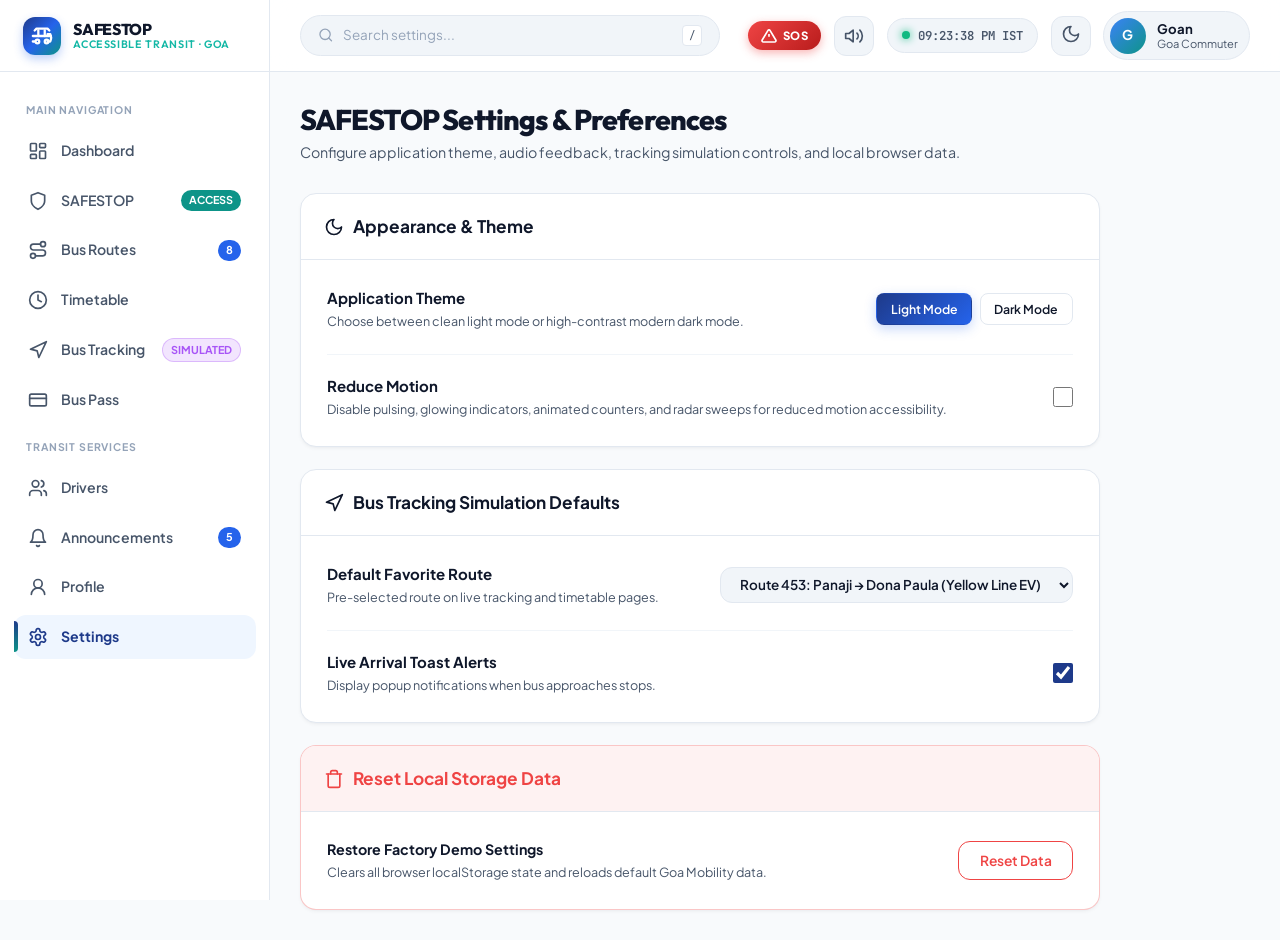
<file: settings.html>
<!DOCTYPE html>
<html lang="en">
<head>
    <meta charset="UTF-8">
    <meta name="viewport" content="width=device-width, initial-scale=1.0">
    <title>SAFESTOP Settings | GOA MOBILITY</title>
    <meta name="description" content="Configure transit portal preferences, accessibility options, theme mode, simulation speeds, and local data.">
    
    <!-- CSS Stylesheets -->
    <link rel="stylesheet" href="css/style.css">
    <link rel="stylesheet" href="css/dashboard.css">
    <link rel="stylesheet" href="css/responsive.css">
</head>
<body>
    <div class="app-container">
        <!-- Sidebar Navigation -->
        <aside class="sidebar">
            <div class="sidebar-header">
                <a href="index.html" class="brand-badge">
                    <div class="brand-icon">
                        <svg xmlns="http://www.w3.org/2000/svg" width="22" height="22" viewBox="0 0 24 24" fill="none" stroke="currentColor" stroke-width="2.5" stroke-linecap="round" stroke-linejoin="round"><path d="M8 6v6"></path><path d="M15 6v6"></path><path d="M2 12h19.6"></path><path d="M18 18h3s.5-1.7.8-2.8c.1-.4.2-.8.2-1.2 0-.4-.1-.8-.2-1.2l-.8-2.8H18"></path><path d="M4 18H2"></path><path d="m4 6 2-2h12l2 2"></path><circle cx="7" cy="18" r="2"></circle><circle cx="17" cy="18" r="2"></circle></svg>
                    </div>
                    <div class="brand-text">
                        <span class="brand-title">SAFESTOP</span>
                        <span class="brand-subtitle">Accessible Transit · Goa</span>
                    </div>
                </a>
            </div>

            <nav class="sidebar-nav">
                <div class="nav-section-title">Main Navigation</div>
                <a href="index.html" class="nav-link">
                    <svg xmlns="http://www.w3.org/2000/svg" width="20" height="20" viewBox="0 0 24 24" fill="none" stroke="currentColor" stroke-width="2" stroke-linecap="round" stroke-linejoin="round"><rect width="7" height="9" x="3" y="3" rx="1"></rect><rect width="7" height="5" x="14" y="3" rx="1"></rect><rect width="7" height="9" x="14" y="12" rx="1"></rect><rect width="7" height="5" x="3" y="16" rx="1"></rect></svg>
                    <span>Dashboard</span>
                </a>
                <a href="safestop.html" class="nav-link">
                    <svg xmlns="http://www.w3.org/2000/svg" width="20" height="20" viewBox="0 0 24 24" fill="none" stroke="currentColor" stroke-width="2" stroke-linecap="round" stroke-linejoin="round"><path d="M12 22s8-4 8-10V5l-8-3-8 3v7c0 6 8 10 8 10z"></path></svg>
                    <span>SAFESTOP</span>
                    <span class="nav-badge" style="background: var(--accent); color: white;">ACCESS</span>
                </a>
                <a href="routes.html" class="nav-link">
                    <svg xmlns="http://www.w3.org/2000/svg" width="20" height="20" viewBox="0 0 24 24" fill="none" stroke="currentColor" stroke-width="2" stroke-linecap="round" stroke-linejoin="round"><circle cx="6" cy="19" r="3"></circle><path d="M9 19h8.5a3.5 3.5 0 0 0 0-7h-11a3.5 3.5 0 0 1 0-7H15"></path><circle cx="18" cy="5" r="3"></circle></svg>
                    <span>Bus Routes</span>
                    <span class="nav-badge">8</span>
                </a>
                <a href="timetable.html" class="nav-link">
                    <svg xmlns="http://www.w3.org/2000/svg" width="20" height="20" viewBox="0 0 24 24" fill="none" stroke="currentColor" stroke-width="2" stroke-linecap="round" stroke-linejoin="round"><circle cx="12" cy="12" r="10"></circle><polyline points="12 6 12 12 16 14"></polyline></svg>
                    <span>Timetable</span>
                </a>
                <a href="tracking.html" class="nav-link">
                    <svg xmlns="http://www.w3.org/2000/svg" width="20" height="20" viewBox="0 0 24 24" fill="none" stroke="currentColor" stroke-width="2" stroke-linecap="round" stroke-linejoin="round"><polygon points="3 11 22 2 13 21 11 13 3 11"></polygon></svg>
                    <span>Bus Tracking</span>
                    <span class="nav-badge" style="background: rgba(168, 85, 247, 0.15); color: #a855f7; border: 1px solid rgba(168, 85, 247, 0.3);">SIMULATED</span>
                </a>
                <a href="bus-pass.html" class="nav-link">
                    <svg xmlns="http://www.w3.org/2000/svg" width="20" height="20" viewBox="0 0 24 24" fill="none" stroke="currentColor" stroke-width="2" stroke-linecap="round" stroke-linejoin="round"><rect width="20" height="14" x="2" y="5" rx="2"></rect><line x1="2" x2="22" y1="10" y2="10"></line></svg>
                    <span>Bus Pass</span>
                </a>

                <div class="nav-section-title">Transit Services</div>
                <a href="drivers.html" class="nav-link">
                    <svg xmlns="http://www.w3.org/2000/svg" width="20" height="20" viewBox="0 0 24 24" fill="none" stroke="currentColor" stroke-width="2" stroke-linecap="round" stroke-linejoin="round"><path d="M16 21v-2a4 4 0 0 0-4-4H6a4 4 0 0 0-4 4v2"></path><circle cx="9" cy="7" r="4"></circle><path d="M22 21v-2a4 4 0 0 0-3-3.87"></path><path d="M16 3.13a4 4 0 0 1 0 7.75"></path></svg>
                    <span>Drivers</span>
                </a>
                <a href="announcements.html" class="nav-link">
                    <svg xmlns="http://www.w3.org/2000/svg" width="20" height="20" viewBox="0 0 24 24" fill="none" stroke="currentColor" stroke-width="2" stroke-linecap="round" stroke-linejoin="round"><path d="M6 8a6 6 0 0 1 12 0c0 7 3 9 3 9H3s3-2 3-9"></path><path d="M10.3 21a1.94 1.94 0 0 0 3.4 0"></path></svg>
                    <span>Announcements</span>
                    <span class="nav-badge">5</span>
                </a>
                <a href="profile.html" class="nav-link">
                    <svg xmlns="http://www.w3.org/2000/svg" width="20" height="20" viewBox="0 0 24 24" fill="none" stroke="currentColor" stroke-width="2" stroke-linecap="round" stroke-linejoin="round"><circle cx="12" cy="8" r="5"></circle><path d="M20 21a8 8 0 1 0-16 0"></path></svg>
                    <span>Profile</span>
                </a>
                <a href="settings.html" class="nav-link active">
                    <svg xmlns="http://www.w3.org/2000/svg" width="20" height="20" viewBox="0 0 24 24" fill="none" stroke="currentColor" stroke-width="2" stroke-linecap="round" stroke-linejoin="round"><path d="M12.22 2h-.44a2 2 0 0 0-2 2v.18a2 2 0 0 1-1 1.73l-.43.25a2 2 0 0 1-2 0l-.15-.08a2 2 0 0 0-2.73.73l-.22.38a2 2 0 0 0 .73 2.73l.15.1a2 2 0 0 1 1 1.72v.51a2 2 0 0 1-1 1.74l-.15.09a2 2 0 0 0-.73 2.73l.22.38a2 2 0 0 0 2.73.73l.15-.08a2 2 0 0 1 2 0l.43.25a2 2 0 0 1 1 1.73V20a2 2 0 0 0 2 2h.44a2 2 0 0 0 2-2v-.18a2 2 0 0 1 1-1.73l.43-.25a2 2 0 0 1 2 0l.15.08a2 2 0 0 0 2.73-.73l.22-.39a2 2 0 0 0-.73-2.73l-.15-.08a2 2 0 0 1-1-1.74v-.5a2 2 0 0 1 1-1.74l.15-.09a2 2 0 0 0 .73-2.73l-.22-.38a2 2 0 0 0-2.73-.73l-.15.08a2 2 0 0 1-2 0l-.43-.25a2 2 0 0 1-1-1.73V4a2 2 0 0 0-2-2z"></path><circle cx="12" cy="12" r="3"></circle></svg>
                    <span>Settings</span>
                </a>
            </nav>
        </aside>

        <!-- Main Content -->
        <div class="main-wrapper">
            <!-- Header -->
            <header class="top-header">
                <div class="header-left">
                    <button type="button" class="menu-toggle-btn" aria-label="Toggle Navigation Menu">
                        <svg xmlns="http://www.w3.org/2000/svg" width="22" height="22" viewBox="0 0 24 24" fill="none" stroke="currentColor" stroke-width="2" stroke-linecap="round" stroke-linejoin="round"><line x1="4" x2="20" y1="12" y2="12"></line><line x1="4" x2="20" y1="6" y2="6"></line><line x1="4" x2="20" y1="18" y2="18"></line></svg>
                    </button>
                    <div class="global-search-bar trigger-search-modal">
                        <div class="search-input-wrapper">
                            <svg xmlns="http://www.w3.org/2000/svg" width="18" height="18" viewBox="0 0 24 24" fill="none" stroke="currentColor" stroke-width="2" stroke-linecap="round" stroke-linejoin="round" class="search-icon"><circle cx="11" cy="11" r="8"></circle><path d="m21 21-4.3-4.3"></path></svg>
                            <span class="search-input" style="color: var(--text-subtle);">Search settings...</span>
                            <span class="search-shortcut">/</span>
                        </div>
                    </div>
                </div>

                <div class="header-right">
                    <!-- SOS Safety Button -->
                    <button type="button" class="sos-header-btn trigger-sos-modal" aria-label="Emergency SOS">
                        <svg xmlns="http://www.w3.org/2000/svg" width="16" height="16" viewBox="0 0 24 24" fill="none" stroke="currentColor" stroke-width="2.5"><path d="M10.29 3.86 1.82 18a2 2 0 0 0 1.71 3h16.94a2 2 0 0 0 1.71-3L13.71 3.86a2 2 0 0 0-3.42 0z"></path><line x1="12" y1="9" x2="12" y2="13"></line><line x1="12" y1="17" x2="12.01" y2="17"></line></svg>
                        <span>SOS</span>
                    </button>

                    <!-- Audio Synth Mute Toggle -->
                    <button type="button" id="headerAudioToggleBtn" class="header-action-btn" aria-label="Toggle Sound & Voice">
                        <svg xmlns="http://www.w3.org/2000/svg" width="20" height="20" viewBox="0 0 24 24" fill="none" stroke="currentColor" stroke-width="2" stroke-linecap="round" stroke-linejoin="round"><polygon points="11 5 6 9 2 9 2 15 6 15 11 19 11 5"></polygon><path d="M15.54 8.46a5 5 0 0 1 0 7.07"></path></svg>
                    </button>

                    <div class="live-clock-pill">
                        <span class="pulse-dot"></span>
                        <span id="liveClockDisplay">07:40:00 AM</span>
                    </div>
                    <button type="button" class="header-action-btn theme-toggle-btn" aria-label="Toggle Theme">
                        <span class="theme-icon">
                            <svg xmlns="http://www.w3.org/2000/svg" width="20" height="20" viewBox="0 0 24 24" fill="none" stroke="currentColor" stroke-width="2" stroke-linecap="round" stroke-linejoin="round"><path d="M12 3a6 6 0 0 0 9 9 9 9 0 1 1-9-9Z"></path></svg>
                        </span>
                    </button>
                    <a href="profile.html" class="header-profile-btn">
                        <div class="avatar-circle header-student-avatar">G</div>
                        <div class="profile-meta">
                            <div class="profile-name header-student-name">Goan</div>
                            <div class="profile-role header-student-role">Goa Commuter</div>
                        </div>
                    </a>
                </div>
            </header>

            <!-- Settings Page Body -->
            <main class="page-content">
                <div class="page-header">
                    <div class="page-title-group">
                        <h1>
                            <span>SAFESTOP Settings &amp; Preferences</span>
                        </h1>
                        <p class="page-subtitle">Configure application theme, audio feedback, tracking simulation controls, and local browser data.</p>
                    </div>
                </div>

                <div style="max-width: 800px; display: flex; flex-direction: column; gap: 1.5rem;">
                    <!-- Theme Settings -->
                    <div class="card">
                        <div class="card-header">
                            <div class="card-title">
                                <svg xmlns="http://www.w3.org/2000/svg" width="20" height="20" viewBox="0 0 24 24" fill="none" stroke="currentColor" stroke-width="2" stroke-linecap="round" stroke-linejoin="round"><path d="M12 3a6 6 0 0 0 9 9 9 9 0 1 1-9-9Z"></path></svg>
                                <span>Appearance & Theme</span>
                            </div>
                        </div>
                        <div class="card-body" style="padding: 1.75rem; display: flex; flex-direction: column; gap: 1.5rem;">
                            <div style="display: flex; align-items: center; justify-content: space-between; gap: 1rem;">
                                <div>
                                    <div style="font-weight: 700; font-size: 1rem; color: var(--text-main);">Application Theme</div>
                                    <div style="font-size: 0.84rem; color: var(--text-muted); margin-top: 0.2rem;">Choose between clean light mode or high-contrast modern dark mode.</div>
                                </div>
                                <div style="display: flex; gap: 0.5rem;">
                                    <button type="button" id="themeSelectLight" class="btn btn-sm btn-primary">Light Mode</button>
                                    <button type="button" id="themeSelectDark" class="btn btn-sm btn-secondary">Dark Mode</button>
                                </div>
                            </div>

                            <div style="display: flex; align-items: center; justify-content: space-between; gap: 1rem; border-top: 1px solid var(--border-light); padding-top: 1.25rem;">
                                <div>
                                    <label for="settingsReducedMotionToggle" style="font-weight: 700; font-size: 1rem; color: var(--text-main); display: block; cursor: pointer;">Reduce Motion</label>
                                    <div style="font-size: 0.84rem; color: var(--text-muted); margin-top: 0.2rem;">Disable pulsing, glowing indicators, animated counters, and radar sweeps for reduced motion accessibility.</div>
                                </div>
                                <input type="checkbox" id="settingsReducedMotionToggle" style="width: 20px; height: 20px; accent-color: var(--primary); cursor: pointer;">
                            </div>
                        </div>
                    </div>

                    <!-- Simulation Preferences -->
                    <div class="card">
                        <div class="card-header">
                            <div class="card-title">
                                <svg xmlns="http://www.w3.org/2000/svg" width="20" height="20" viewBox="0 0 24 24" fill="none" stroke="currentColor" stroke-width="2" stroke-linecap="round" stroke-linejoin="round"><polygon points="3 11 22 2 13 21 11 13 3 11"></polygon></svg>
                                <span>Bus Tracking Simulation Defaults</span>
                            </div>
                        </div>
                        <div class="card-body" style="padding: 1.75rem; display: flex; flex-direction: column; gap: 1.5rem;">
                            <div style="display: flex; align-items: center; justify-content: space-between; gap: 1rem;">
                                <div>
                                    <div style="font-weight: 700; font-size: 1rem; color: var(--text-main);">Default Favorite Route</div>
                                    <div style="font-size: 0.84rem; color: var(--text-muted); margin-top: 0.2rem;">Pre-selected route on live tracking and timetable pages.</div>
                                </div>
                                <select id="settingsFavRoute" style="background: var(--bg-muted); border: 1px solid var(--border-color); border-radius: var(--radius-md); padding: 0.5rem 1rem; font-size: 0.9rem; font-weight: 600;">
                                    <!-- Populated dynamically -->
                                </select>
                            </div>

                            <div style="display: flex; align-items: center; justify-content: space-between; gap: 1rem; border-top: 1px solid var(--border-light); padding-top: 1.25rem;">
                                <div>
                                    <div style="font-weight: 700; font-size: 1rem; color: var(--text-main);">Live Arrival Toast Alerts</div>
                                    <div style="font-size: 0.84rem; color: var(--text-muted); margin-top: 0.2rem;">Display popup notifications when bus approaches stops.</div>
                                </div>
                                <input type="checkbox" id="settingsAlertsToggle" checked style="width: 20px; height: 20px; accent-color: var(--primary);">
                            </div>
                        </div>
                    </div>

                    <!-- LocalStorage Reset -->
                    <div class="card" style="border-color: rgba(239, 68, 68, 0.3);">
                        <div class="card-header" style="background: var(--danger-bg);">
                            <div class="card-title" style="color: var(--danger);">
                                <svg xmlns="http://www.w3.org/2000/svg" width="20" height="20" viewBox="0 0 24 24" fill="none" stroke="currentColor" stroke-width="2" stroke-linecap="round" stroke-linejoin="round"><path d="M3 6h18"></path><path d="M19 6v14c0 1-1 2-2 2H7c-1 0-2-1-2-2V6"></path><path d="M8 6V4c0-1 1-2 2-2h4c1 0 2 1 2 2v2"></path></svg>
                                <span>Reset Local Storage Data</span>
                            </div>
                        </div>
                        <div class="card-body" style="padding: 1.75rem; display: flex; align-items: center; justify-content: space-between; gap: 1.5rem; flex-wrap: wrap;">
                            <div>
                                <div style="font-weight: 700; font-size: 0.95rem; color: var(--text-main);">Restore Factory Demo Settings</div>
                                <div style="font-size: 0.84rem; color: var(--text-muted); margin-top: 0.2rem;">Clears all browser localStorage state and reloads default Goa Mobility data.</div>
                            </div>
                            <button type="button" id="resetDataBtn" class="btn btn-secondary" style="border-color: var(--danger); color: var(--danger);">
                                Reset Data
                            </button>
                        </div>
                    </div>
                </div>
            </main>
        </div>
    </div>

    <!-- Scripts -->
    <script src="js/storage.js"></script>
    <script src="js/time-util.js"></script>
    <script src="js/audio.js"></script>
    <script src="js/app.js"></script>
    <script>
        document.addEventListener('DOMContentLoaded', () => {
            const lightBtn = document.getElementById('themeSelectLight');
            const darkBtn = document.getElementById('themeSelectDark');
            const favRouteSelect = document.getElementById('settingsFavRoute');
            const resetBtn = document.getElementById('resetDataBtn');

            // Theme Buttons State
            const currentTheme = AppStorage.getTheme();
            if (currentTheme === 'dark') {
                darkBtn.classList.replace('btn-secondary', 'btn-primary');
                lightBtn.classList.replace('btn-primary', 'btn-secondary');
            } else {
                lightBtn.classList.replace('btn-secondary', 'btn-primary');
                darkBtn.classList.replace('btn-primary', 'btn-secondary');
            }

            lightBtn.addEventListener('click', () => {
                if (window.AppAudio) AppAudio.playClick();
                document.documentElement.setAttribute('data-theme', 'light');
                AppStorage.setTheme('light');
                lightBtn.classList.replace('btn-secondary', 'btn-primary');
                darkBtn.classList.replace('btn-primary', 'btn-secondary');
                updateThemeToggleIcons('light');
                showToast('Theme Changed', 'Light mode activated', 'info');
            });

            darkBtn.addEventListener('click', () => {
                if (window.AppAudio) AppAudio.playClick();
                document.documentElement.setAttribute('data-theme', 'dark');
                AppStorage.setTheme('dark');
                darkBtn.classList.replace('btn-secondary', 'btn-primary');
                lightBtn.classList.replace('btn-primary', 'btn-secondary');
                updateThemeToggleIcons('dark');
                showToast('Theme Changed', 'Dark mode activated', 'info');
            });

            // Populate Routes
            const routes = AppStorage.getRoutes();
            if (favRouteSelect) {
                favRouteSelect.innerHTML = routes.map(r => `
                    <option value="${r.id}">${r.name}</option>
                `).join('');

                favRouteSelect.addEventListener('change', (e) => {
                    if (window.AppAudio) AppAudio.playClick();
                    localStorage.setItem(STORAGE_KEYS.FAVORITE_ROUTE, e.target.value);
                    showToast('Preference Saved', `Default route set to ${e.target.options[e.target.selectedIndex].text}`, 'success');
                });
            }

            // Reduced Motion Toggle
            const motionToggle = document.getElementById('settingsReducedMotionToggle');
            if (motionToggle) {
                motionToggle.checked = AppStorage.getReducedMotion();
                motionToggle.addEventListener('change', (e) => {
                    if (window.AppAudio) AppAudio.playClick();
                    const enabled = e.target.checked;
                    AppStorage.setReducedMotion(enabled);
                    if (typeof applyReducedMotion === 'function') {
                        applyReducedMotion(enabled);
                    }
                    showToast('Settings Updated', enabled ? 'Reduced motion enabled' : 'Reduced motion disabled', 'info');
                });
            }

            // Reset
            if (resetBtn) {
                resetBtn.addEventListener('click', () => {
                    if (confirm('Are you sure you want to reset all profile edits, theme settings, and simulation data to defaults?')) {
                        if (window.AppAudio) AppAudio.playArrivalChime();
                        AppStorage.resetAllData();
                        showToast('Data Reset', 'All storage defaults restored. Reloading page...', 'success');
                        setTimeout(() => window.location.reload(), 1000);
                    }
                });
            }
        });
    </script>
</body>
</html>
</file>
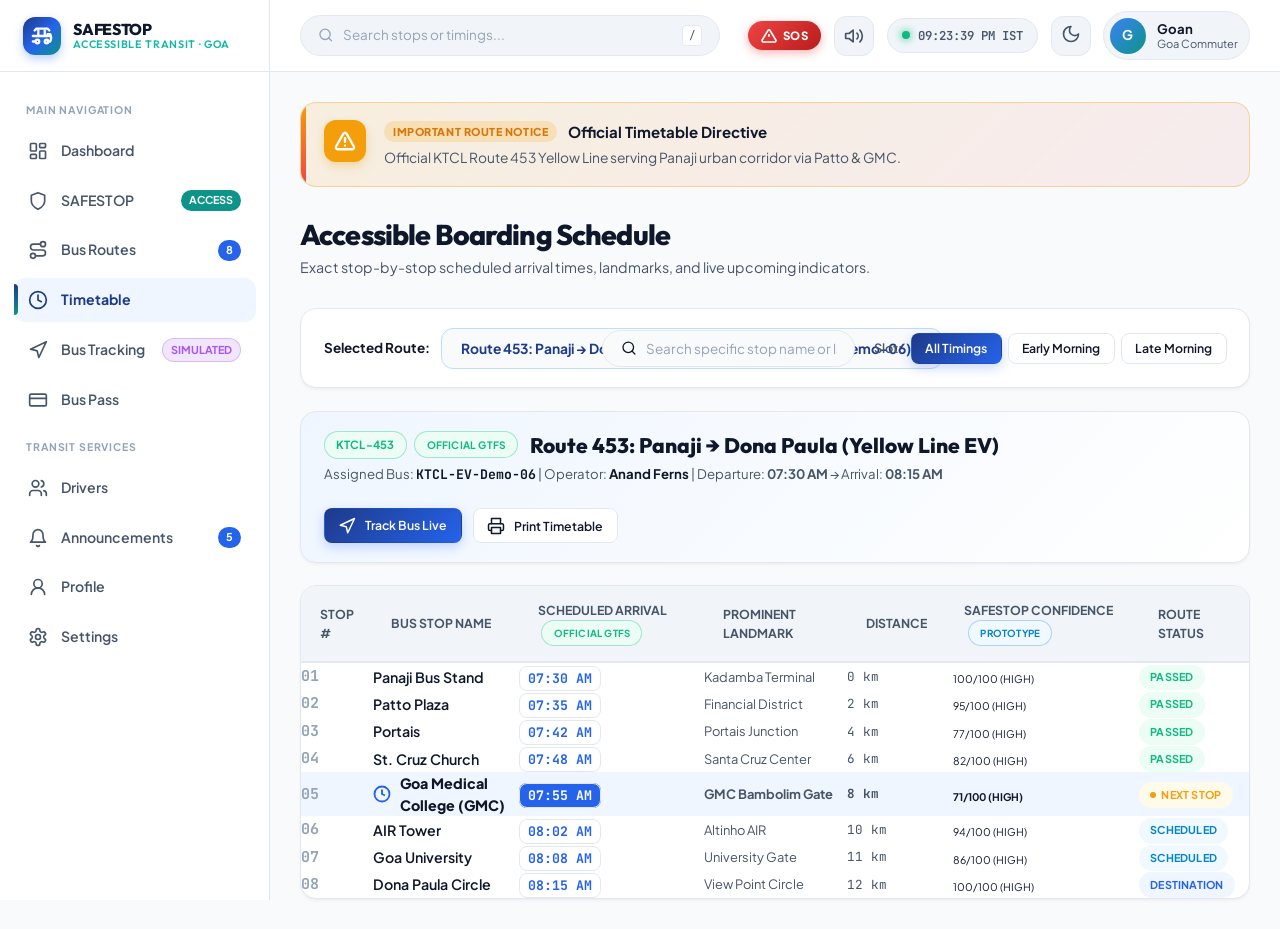
<file: timetable.html>
<!DOCTYPE html>
<html lang="en">
<head>
    <meta charset="UTF-8">
    <meta name="viewport" content="width=device-width, initial-scale=1.0">
    <title>Accessible Boarding Schedule &amp; Timetables | GOA MOBILITY</title>
    <meta name="description" content="Verified public transit timetable, scheduled stop timings, and next stop alerts for Panaji to Dona Paula / Goa KTC Terminals.">
    
    <!-- CSS Stylesheets -->
    <link rel="stylesheet" href="css/style.css">
    <link rel="stylesheet" href="css/dashboard.css">
    <link rel="stylesheet" href="css/responsive.css">
</head>
<body>
    <div class="app-container">
        <!-- Sidebar Navigation -->
        <aside class="sidebar">
            <div class="sidebar-header">
                <a href="index.html" class="brand-badge">
                    <div class="brand-icon">
                        <svg xmlns="http://www.w3.org/2000/svg" width="22" height="22" viewBox="0 0 24 24" fill="none" stroke="currentColor" stroke-width="2.5" stroke-linecap="round" stroke-linejoin="round"><path d="M8 6v6"></path><path d="M15 6v6"></path><path d="M2 12h19.6"></path><path d="M18 18h3s.5-1.7.8-2.8c.1-.4.2-.8.2-1.2 0-.4-.1-.8-.2-1.2l-.8-2.8H18"></path><path d="M4 18H2"></path><path d="m4 6 2-2h12l2 2"></path><circle cx="7" cy="18" r="2"></circle><circle cx="17" cy="18" r="2"></circle></svg>
                    </div>
                    <div class="brand-text">
                        <span class="brand-title">SAFESTOP</span>
                        <span class="brand-subtitle">Accessible Transit · Goa</span>
                    </div>
                </a>
            </div>

            <nav class="sidebar-nav">
                <div class="nav-section-title">Main Navigation</div>
                <a href="index.html" class="nav-link">
                    <svg xmlns="http://www.w3.org/2000/svg" width="20" height="20" viewBox="0 0 24 24" fill="none" stroke="currentColor" stroke-width="2" stroke-linecap="round" stroke-linejoin="round"><rect width="7" height="9" x="3" y="3" rx="1"></rect><rect width="7" height="5" x="14" y="3" rx="1"></rect><rect width="7" height="9" x="14" y="12" rx="1"></rect><rect width="7" height="5" x="3" y="16" rx="1"></rect></svg>
                    <span>Dashboard</span>
                </a>
                <a href="safestop.html" class="nav-link">
                    <svg xmlns="http://www.w3.org/2000/svg" width="20" height="20" viewBox="0 0 24 24" fill="none" stroke="currentColor" stroke-width="2" stroke-linecap="round" stroke-linejoin="round"><path d="M12 22s8-4 8-10V5l-8-3-8 3v7c0 6 8 10 8 10z"></path></svg>
                    <span>SAFESTOP</span>
                    <span class="nav-badge" style="background: var(--accent); color: white;">ACCESS</span>
                </a>
                <a href="routes.html" class="nav-link">
                    <svg xmlns="http://www.w3.org/2000/svg" width="20" height="20" viewBox="0 0 24 24" fill="none" stroke="currentColor" stroke-width="2" stroke-linecap="round" stroke-linejoin="round"><circle cx="6" cy="19" r="3"></circle><path d="M9 19h8.5a3.5 3.5 0 0 0 0-7h-11a3.5 3.5 0 0 1 0-7H15"></path><circle cx="18" cy="5" r="3"></circle></svg>
                    <span>Bus Routes</span>
                    <span class="nav-badge">8</span>
                </a>
                <a href="timetable.html" class="nav-link active">
                    <svg xmlns="http://www.w3.org/2000/svg" width="20" height="20" viewBox="0 0 24 24" fill="none" stroke="currentColor" stroke-width="2" stroke-linecap="round" stroke-linejoin="round"><circle cx="12" cy="12" r="10"></circle><polyline points="12 6 12 12 16 14"></polyline></svg>
                    <span>Timetable</span>
                </a>
                <a href="tracking.html" class="nav-link">
                    <svg xmlns="http://www.w3.org/2000/svg" width="20" height="20" viewBox="0 0 24 24" fill="none" stroke="currentColor" stroke-width="2" stroke-linecap="round" stroke-linejoin="round"><polygon points="3 11 22 2 13 21 11 13 3 11"></polygon></svg>
                    <span>Bus Tracking</span>
                    <span class="nav-badge" style="background: rgba(168, 85, 247, 0.15); color: #a855f7; border: 1px solid rgba(168, 85, 247, 0.3);">SIMULATED</span>
                </a>
                <a href="bus-pass.html" class="nav-link">
                    <svg xmlns="http://www.w3.org/2000/svg" width="20" height="20" viewBox="0 0 24 24" fill="none" stroke="currentColor" stroke-width="2" stroke-linecap="round" stroke-linejoin="round"><rect width="20" height="14" x="2" y="5" rx="2"></rect><line x1="2" x2="22" y1="10" y2="10"></line></svg>
                    <span>Bus Pass</span>
                </a>

                <div class="nav-section-title">Transit Services</div>
                <a href="drivers.html" class="nav-link">
                    <svg xmlns="http://www.w3.org/2000/svg" width="20" height="20" viewBox="0 0 24 24" fill="none" stroke="currentColor" stroke-width="2" stroke-linecap="round" stroke-linejoin="round"><path d="M16 21v-2a4 4 0 0 0-4-4H6a4 4 0 0 0-4 4v2"></path><circle cx="9" cy="7" r="4"></circle><path d="M22 21v-2a4 4 0 0 0-3-3.87"></path><path d="M16 3.13a4 4 0 0 1 0 7.75"></path></svg>
                    <span>Drivers</span>
                </a>
                <a href="announcements.html" class="nav-link">
                    <svg xmlns="http://www.w3.org/2000/svg" width="20" height="20" viewBox="0 0 24 24" fill="none" stroke="currentColor" stroke-width="2" stroke-linecap="round" stroke-linejoin="round"><path d="M6 8a6 6 0 0 1 12 0c0 7 3 9 3 9H3s3-2 3-9"></path><path d="M10.3 21a1.94 1.94 0 0 0 3.4 0"></path></svg>
                    <span>Announcements</span>
                    <span class="nav-badge">5</span>
                </a>
                <a href="profile.html" class="nav-link">
                    <svg xmlns="http://www.w3.org/2000/svg" width="20" height="20" viewBox="0 0 24 24" fill="none" stroke="currentColor" stroke-width="2" stroke-linecap="round" stroke-linejoin="round"><circle cx="12" cy="8" r="5"></circle><path d="M20 21a8 8 0 1 0-16 0"></path></svg>
                    <span>Profile</span>
                </a>
                <a href="settings.html" class="nav-link">
                    <svg xmlns="http://www.w3.org/2000/svg" width="20" height="20" viewBox="0 0 24 24" fill="none" stroke="currentColor" stroke-width="2" stroke-linecap="round" stroke-linejoin="round"><path d="M12.22 2h-.44a2 2 0 0 0-2 2v.18a2 2 0 0 1-1 1.73l-.43.25a2 2 0 0 1-2 0l-.15-.08a2 2 0 0 0-2.73.73l-.22.38a2 2 0 0 0 .73 2.73l.15.1a2 2 0 0 1 1 1.72v.51a2 2 0 0 1-1 1.74l-.15.09a2 2 0 0 0-.73 2.73l.22.38a2 2 0 0 0 2.73.73l.15-.08a2 2 0 0 1 2 0l.43.25a2 2 0 0 1 1 1.73V20a2 2 0 0 0 2 2h.44a2 2 0 0 0 2-2v-.18a2 2 0 0 1 1-1.73l.43-.25a2 2 0 0 1 2 0l.15.08a2 2 0 0 0 2.73-.73l.22-.39a2 2 0 0 0-.73-2.73l-.15-.08a2 2 0 0 1-1-1.74v-.5a2 2 0 0 1 1-1.74l.15-.09a2 2 0 0 0 .73-2.73l-.22-.38a2 2 0 0 0-2.73-.73l-.15.08a2 2 0 0 1-2 0l-.43-.25a2 2 0 0 1-1-1.73V4a2 2 0 0 0-2-2z"></path><circle cx="12" cy="12" r="3"></circle></svg>
                    <span>Settings</span>
                </a>
            </nav>
        </aside>

        <!-- Main Content -->
        <div class="main-wrapper">
            <!-- Header -->
            <header class="top-header">
                <div class="header-left">
                    <button type="button" class="menu-toggle-btn" aria-label="Toggle Navigation Menu">
                        <svg xmlns="http://www.w3.org/2000/svg" width="22" height="22" viewBox="0 0 24 24" fill="none" stroke="currentColor" stroke-width="2" stroke-linecap="round" stroke-linejoin="round"><line x1="4" x2="20" y1="12" y2="12"></line><line x1="4" x2="20" y1="6" y2="6"></line><line x1="4" x2="20" y1="18" y2="18"></line></svg>
                    </button>
                    <div class="global-search-bar trigger-search-modal">
                        <div class="search-input-wrapper">
                            <svg xmlns="http://www.w3.org/2000/svg" width="18" height="18" viewBox="0 0 24 24" fill="none" stroke="currentColor" stroke-width="2" stroke-linecap="round" stroke-linejoin="round" class="search-icon"><circle cx="11" cy="11" r="8"></circle><path d="m21 21-4.3-4.3"></path></svg>
                            <span class="search-input" style="color: var(--text-subtle);">Search stops or timings...</span>
                            <span class="search-shortcut">/</span>
                        </div>
                    </div>
                </div>

                <div class="header-right">
                    <!-- SOS Safety Button -->
                    <button type="button" class="sos-header-btn trigger-sos-modal" aria-label="Emergency SOS">
                        <svg xmlns="http://www.w3.org/2000/svg" width="16" height="16" viewBox="0 0 24 24" fill="none" stroke="currentColor" stroke-width="2.5"><path d="M10.29 3.86 1.82 18a2 2 0 0 0 1.71 3h16.94a2 2 0 0 0 1.71-3L13.71 3.86a2 2 0 0 0-3.42 0z"></path><line x1="12" y1="9" x2="12" y2="13"></line><line x1="12" y1="17" x2="12.01" y2="17"></line></svg>
                        <span>SOS</span>
                    </button>

                    <!-- Audio Synth Mute Toggle -->
                    <button type="button" id="headerAudioToggleBtn" class="header-action-btn" aria-label="Toggle Sound & Voice">
                        <svg xmlns="http://www.w3.org/2000/svg" width="20" height="20" viewBox="0 0 24 24" fill="none" stroke="currentColor" stroke-width="2" stroke-linecap="round" stroke-linejoin="round"><polygon points="11 5 6 9 2 9 2 15 6 15 11 19 11 5"></polygon><path d="M15.54 8.46a5 5 0 0 1 0 7.07"></path></svg>
                    </button>

                    <div class="live-clock-pill">
                        <span class="pulse-dot"></span>
                        <span id="liveClockDisplay">07:40:00 AM</span>
                    </div>
                    <button type="button" class="header-action-btn theme-toggle-btn" aria-label="Toggle Theme">
                        <span class="theme-icon">
                            <svg xmlns="http://www.w3.org/2000/svg" width="20" height="20" viewBox="0 0 24 24" fill="none" stroke="currentColor" stroke-width="2" stroke-linecap="round" stroke-linejoin="round"><path d="M12 3a6 6 0 0 0 9 9 9 9 0 1 1-9-9Z"></path></svg>
                        </span>
                    </button>
                    <a href="profile.html" class="header-profile-btn">
                        <div class="avatar-circle header-student-avatar">G</div>
                        <div class="profile-meta">
                            <div class="profile-name header-student-name">Goan</div>
                            <div class="profile-role header-student-role">Goa Commuter</div>
                        </div>
                    </a>
                </div>
            </header>

            <!-- Timetable Main Page Body -->
            <main class="page-content">
                <!-- Important Bus Advisory Banner -->
                <div class="notice-banner">
                    <div class="notice-icon-box">
                        <svg xmlns="http://www.w3.org/2000/svg" width="22" height="22" viewBox="0 0 24 24" fill="none" stroke="currentColor" stroke-width="2.5" stroke-linecap="round" stroke-linejoin="round"><path d="m21.73 18-8-14a2 2 0 0 0-3.48 0l-8 14A2 2 0 0 0 4 21h16a2 2 0 0 0 1.73-3Z"></path><line x1="12" y1="9" x2="12" y2="13"></line><line x1="12" y1="17" x2="12.01" y2="17"></line></svg>
                    </div>
                    <div class="notice-content">
                        <div class="notice-header-row">
                            <span class="notice-tag">Important Route Notice</span>
                            <span class="notice-title">Official Timetable Directive</span>
                        </div>
                        <p class="notice-text" id="timetableNoticeText">
                            "Passengers are requested to reach their respective bus stop <strong>2–5 minutes before the scheduled arrival time</strong>. The bus will not wait for late passengers."
                        </p>
                    </div>
                </div>

                <div class="page-header">
                    <div class="page-title-group">
                        <h1>
                            <span>Accessible Boarding Schedule</span>
                        </h1>
                        <p class="page-subtitle">Exact stop-by-stop scheduled arrival times, landmarks, and live upcoming indicators.</p>
                    </div>
                </div>

                <!-- Timetable Control Panel -->
                <div class="card" style="margin-bottom: 1.5rem;">
                    <div class="card-body" style="padding: 1.25rem 1.5rem; display: flex; gap: 1.25rem; flex-wrap: wrap; align-items: center; justify-content: space-between;">
                        <!-- Route Selector -->
                        <div style="display: flex; align-items: center; gap: 0.75rem; flex: 1; min-width: 260px;">
                            <label for="timetableRouteSelect" style="font-weight: 700; font-size: 0.9rem; color: var(--text-main); white-space: nowrap;">Selected Route:</label>
                            <select id="timetableRouteSelect" style="flex: 1; background: var(--bg-base); border: 1.5px solid var(--primary-border); border-radius: var(--radius-md); padding: 0.65rem 1rem; font-size: 0.92rem; font-weight: 700; color: var(--primary);">
                                <!-- Populated dynamically -->
                            </select>
                        </div>

                        <!-- Stop Search -->
                        <div style="flex: 1; min-width: 240px; max-width: 400px;">
                            <div class="search-input-wrapper" style="background: var(--bg-base);">
                                <svg xmlns="http://www.w3.org/2000/svg" width="18" height="18" viewBox="0 0 24 24" fill="none" stroke="currentColor" stroke-width="2" stroke-linecap="round" stroke-linejoin="round"><circle cx="11" cy="11" r="8"></circle><path d="m21 21-4.3-4.3"></path></svg>
                                <input type="text" id="timetableSearchInput" class="search-input" placeholder="Search specific stop name or landmark...">
                            </div>
                        </div>

                        <!-- Time Filter -->
                        <div style="display: flex; align-items: center; gap: 0.6rem; flex-wrap: wrap;">
                            <label for="timetableTimeFilter" style="font-size: 0.85rem; font-weight: 600; color: var(--text-muted);">Slot:</label>
                            <div class="filter-btn-group" id="timetableSlotFilterBtns" style="display: flex; gap: 0.4rem;" role="group" aria-label="Filter timetable by time slot">
                                <button type="button" class="btn btn-sm btn-primary timetable-filter-btn" data-time="all" aria-pressed="true">All Timings</button>
                                <button type="button" class="btn btn-sm btn-secondary timetable-filter-btn" data-time="morning-early" aria-pressed="false">Early Morning</button>
                                <button type="button" class="btn btn-sm btn-secondary timetable-filter-btn" data-time="morning-late" aria-pressed="false">Late Morning</button>
                            </div>
                            <select id="timetableTimeFilter" style="display: none;">
                                <option value="all">All Timings</option>
                                <option value="morning-early">Early Morning (7:00 - 8:00 AM)</option>
                                <option value="morning-late">Late Morning (8:00 - 9:30 AM)</option>
                            </select>
                        </div>
                    </div>
                </div>

                <!-- Selected Route Metadata Summary Card -->
                <div class="card" id="timetableRouteMeta" style="margin-bottom: 1.5rem; padding: 1.25rem 1.5rem; background: linear-gradient(135deg, var(--primary-subtle), var(--bg-surface));">
                    <!-- Populated dynamically -->
                </div>

                <!-- Timetable Data Table -->
                <div class="card timetable-table-wrapper" style="overflow-x: auto;">
                    <table class="timetable-table" style="width: 100%; border-collapse: collapse; text-align: left;">
                        <thead>
                            <tr style="background-color: var(--bg-muted); border-bottom: 2px solid var(--border-color);">
                                <th style="padding: 1rem 1.25rem; font-weight: 700; font-size: 0.82rem; text-transform: uppercase; color: var(--text-muted); width: 60px;">Stop #</th>
                                <th style="padding: 1rem 1.25rem; font-weight: 700; font-size: 0.82rem; text-transform: uppercase; color: var(--text-muted);">Bus Stop Name</th>
                                <th style="padding: 1rem 1.25rem; font-weight: 700; font-size: 0.82rem; text-transform: uppercase; color: var(--text-muted);">Scheduled Arrival <span class="badge badge-source-official" style="font-size: 0.65rem; margin-left: 0.25rem;">Official GTFS</span></th>
                                <th style="padding: 1rem 1.25rem; font-weight: 700; font-size: 0.82rem; text-transform: uppercase; color: var(--text-muted);">Prominent Landmark</th>
                                <th style="padding: 1rem 1.25rem; font-weight: 700; font-size: 0.82rem; text-transform: uppercase; color: var(--text-muted);">Distance</th>
                                <th style="padding: 1rem 1.25rem; font-weight: 700; font-size: 0.82rem; text-transform: uppercase; color: var(--text-muted);">SAFESTOP Confidence <span class="badge badge-source-prototype" style="font-size: 0.65rem; margin-left: 0.25rem;">Prototype</span></th>
                                <th style="padding: 1rem 1.25rem; font-weight: 700; font-size: 0.82rem; text-transform: uppercase; color: var(--text-muted);">Route Status</th>
                            </tr>
                        </thead>
                        <tbody id="timetableTableBody">
                            <!-- Populated dynamically by timetable.js -->
                        </tbody>
                    </table>
                </div>
            </main>
        </div>
    </div>

    <!-- Scripts -->
    <script src="js/storage.js"></script>
    <script src="js/time-util.js"></script>
    <script src="js/safestop-data.js"></script>
    <script src="js/safestop.js"></script>
    <script src="js/audio.js"></script>
    <script src="js/app.js"></script>
    <script src="js/timetable.js"></script>
</body>
</html>
</file>
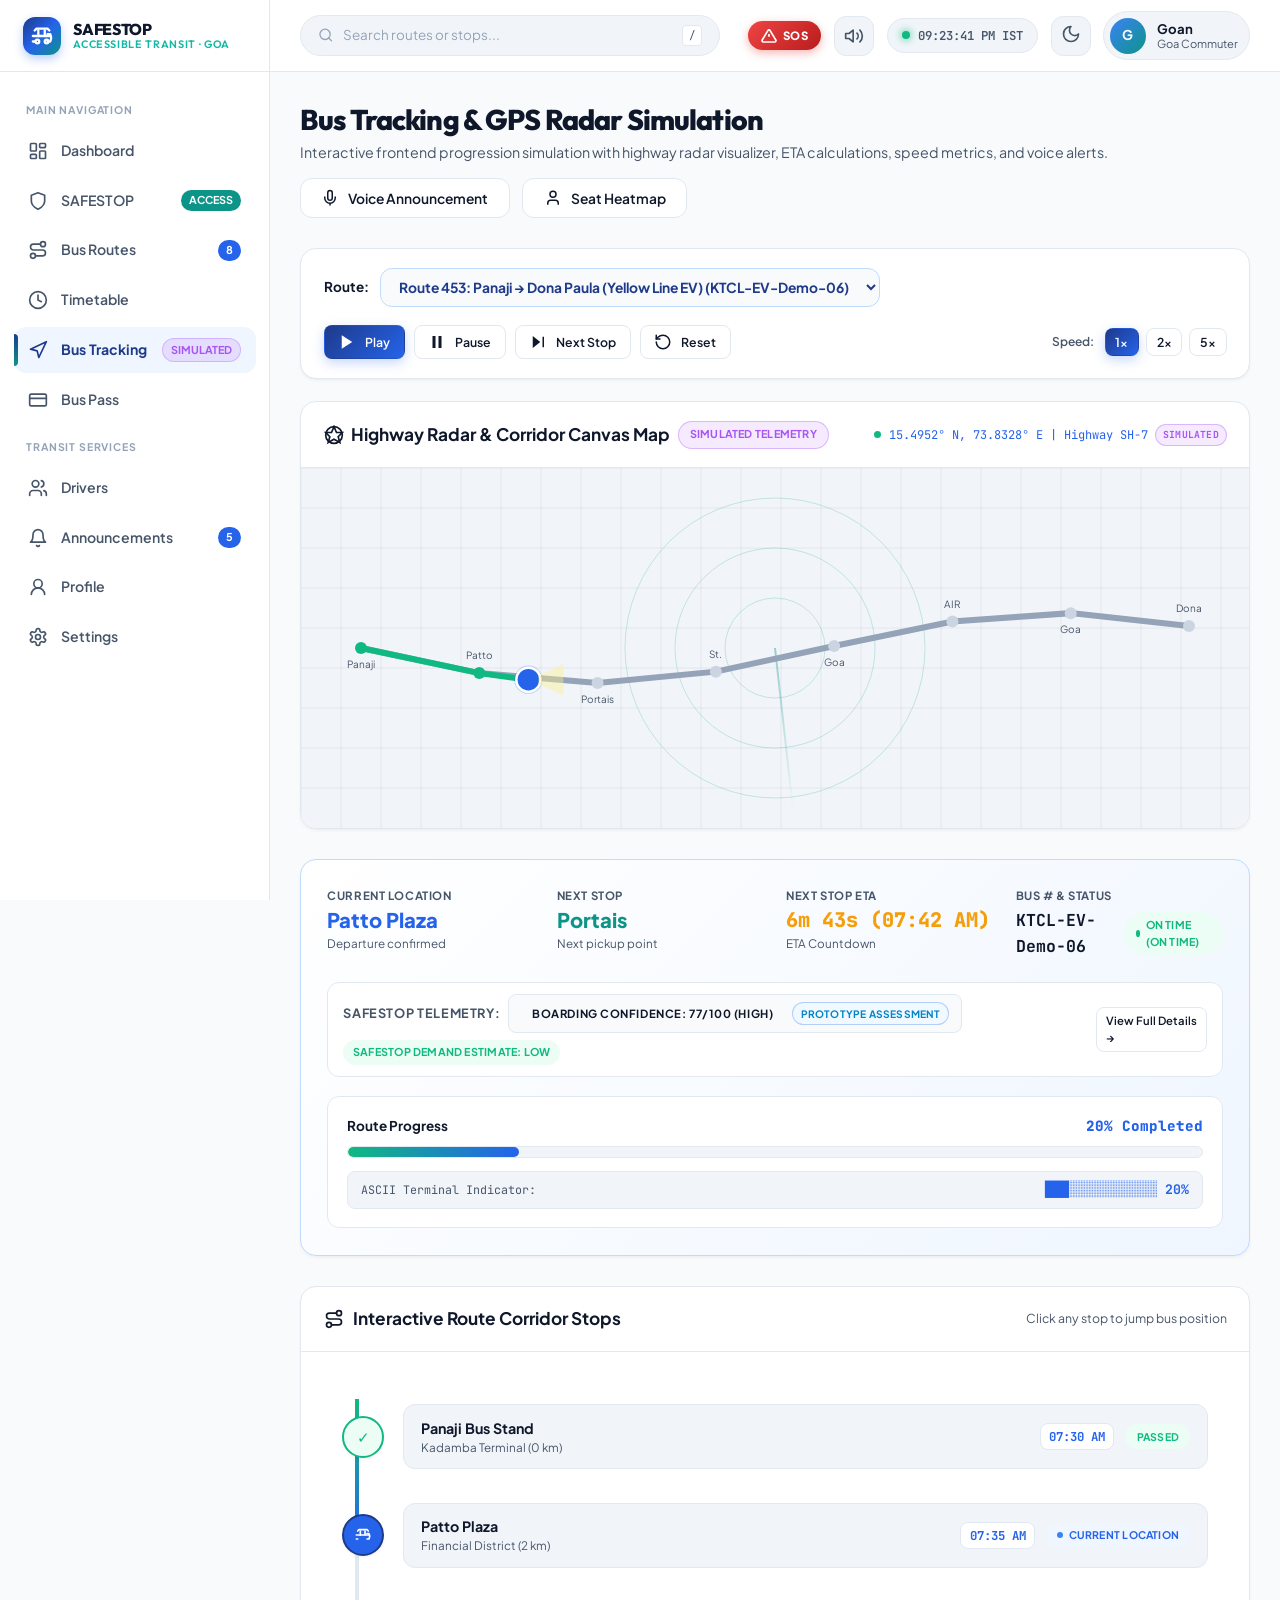
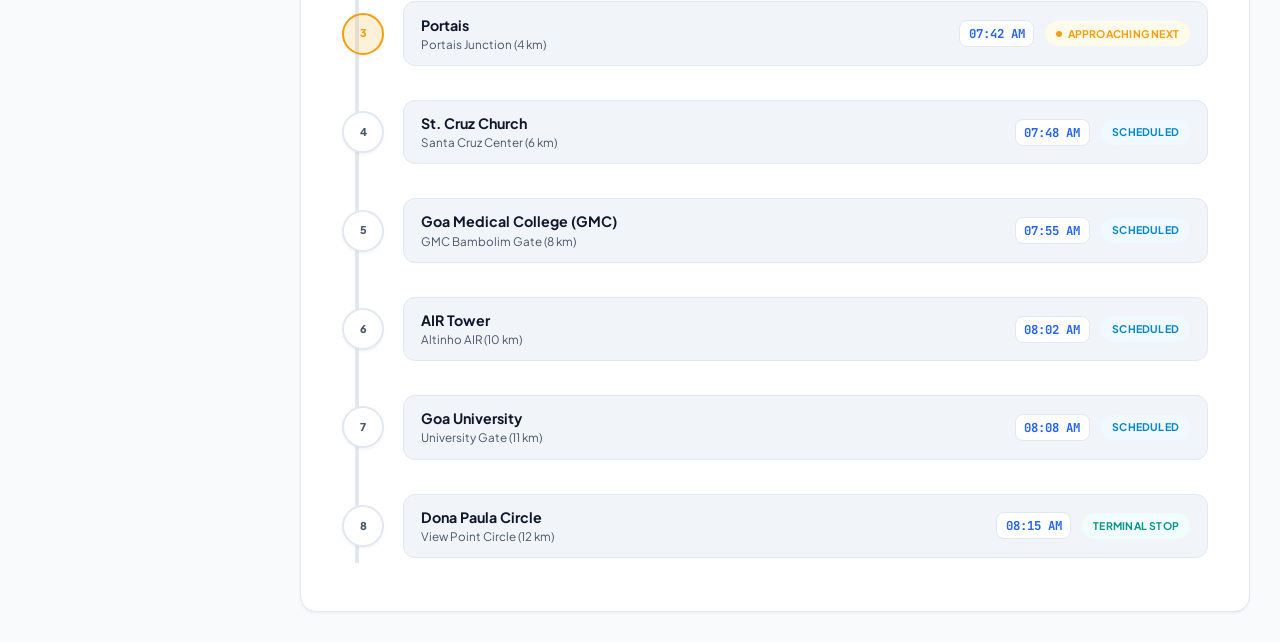
<file: tracking.html>
<!DOCTYPE html>
<html lang="en">
<head>
    <meta charset="UTF-8">
    <meta name="viewport" content="width=device-width, initial-scale=1.0">
    <title>Bus Tracking & GPS Radar Simulation | GOA MOBILITY</title>
    <meta name="description" content="Simulated real-time frontend transit bus tracking, HTML5 Canvas radar map, and live voice announcements.">
    
    <!-- CSS Stylesheets -->
    <link rel="stylesheet" href="css/style.css">
    <link rel="stylesheet" href="css/dashboard.css">
    <link rel="stylesheet" href="css/responsive.css">
    <link rel="stylesheet" href="css/safestop.css">
</head>
<body>
    <div class="app-container" id="trackingContainer">
        <!-- Sidebar Navigation -->
        <aside class="sidebar">
            <div class="sidebar-header">
                <a href="index.html" class="brand-badge">
                    <div class="brand-icon">
                        <svg xmlns="http://www.w3.org/2000/svg" width="22" height="22" viewBox="0 0 24 24" fill="none" stroke="currentColor" stroke-width="2.5" stroke-linecap="round" stroke-linejoin="round"><path d="M8 6v6"></path><path d="M15 6v6"></path><path d="M2 12h19.6"></path><path d="M18 18h3s.5-1.7.8-2.8c.1-.4.2-.8.2-1.2 0-.4-.1-.8-.2-1.2l-.8-2.8H18"></path><path d="M4 18H2"></path><path d="m4 6 2-2h12l2 2"></path><circle cx="7" cy="18" r="2"></circle><circle cx="17" cy="18" r="2"></circle></svg>
                    </div>
                    <div class="brand-text">
                        <span class="brand-title">SAFESTOP</span>
                        <span class="brand-subtitle">Accessible Transit · Goa</span>
                    </div>
                </a>
            </div>

            <nav class="sidebar-nav">
                <div class="nav-section-title">Main Navigation</div>
                <a href="index.html" class="nav-link">
                    <svg xmlns="http://www.w3.org/2000/svg" width="20" height="20" viewBox="0 0 24 24" fill="none" stroke="currentColor" stroke-width="2" stroke-linecap="round" stroke-linejoin="round"><rect width="7" height="9" x="3" y="3" rx="1"></rect><rect width="7" height="5" x="14" y="3" rx="1"></rect><rect width="7" height="9" x="14" y="12" rx="1"></rect><rect width="7" height="5" x="3" y="16" rx="1"></rect></svg>
                    <span>Dashboard</span>
                </a>
                <a href="safestop.html" class="nav-link">
                    <svg xmlns="http://www.w3.org/2000/svg" width="20" height="20" viewBox="0 0 24 24" fill="none" stroke="currentColor" stroke-width="2" stroke-linecap="round" stroke-linejoin="round"><path d="M12 22s8-4 8-10V5l-8-3-8 3v7c0 6 8 10 8 10z"></path></svg>
                    <span>SAFESTOP</span>
                    <span class="nav-badge" style="background: var(--accent); color: white;">ACCESS</span>
                </a>
                <a href="routes.html" class="nav-link">
                    <svg xmlns="http://www.w3.org/2000/svg" width="20" height="20" viewBox="0 0 24 24" fill="none" stroke="currentColor" stroke-width="2" stroke-linecap="round" stroke-linejoin="round"><circle cx="6" cy="19" r="3"></circle><path d="M9 19h8.5a3.5 3.5 0 0 0 0-7h-11a3.5 3.5 0 0 1 0-7H15"></path><circle cx="18" cy="5" r="3"></circle></svg>
                    <span>Bus Routes</span>
                    <span class="nav-badge">8</span>
                </a>
                <a href="timetable.html" class="nav-link">
                    <svg xmlns="http://www.w3.org/2000/svg" width="20" height="20" viewBox="0 0 24 24" fill="none" stroke="currentColor" stroke-width="2" stroke-linecap="round" stroke-linejoin="round"><circle cx="12" cy="12" r="10"></circle><polyline points="12 6 12 12 16 14"></polyline></svg>
                    <span>Timetable</span>
                </a>
                <a href="tracking.html" class="nav-link active">
                    <svg xmlns="http://www.w3.org/2000/svg" width="20" height="20" viewBox="0 0 24 24" fill="none" stroke="currentColor" stroke-width="2" stroke-linecap="round" stroke-linejoin="round"><polygon points="3 11 22 2 13 21 11 13 3 11"></polygon></svg>
                    <span>Bus Tracking</span>
                    <span class="nav-badge" style="background: rgba(168, 85, 247, 0.15); color: #a855f7; border: 1px solid rgba(168, 85, 247, 0.3);">SIMULATED</span>
                </a>
                <a href="bus-pass.html" class="nav-link">
                    <svg xmlns="http://www.w3.org/2000/svg" width="20" height="20" viewBox="0 0 24 24" fill="none" stroke="currentColor" stroke-width="2" stroke-linecap="round" stroke-linejoin="round"><rect width="20" height="14" x="2" y="5" rx="2"></rect><line x1="2" x2="22" y1="10" y2="10"></line></svg>
                    <span>Bus Pass</span>
                </a>

                <div class="nav-section-title">Transit Services</div>
                <a href="drivers.html" class="nav-link">
                    <svg xmlns="http://www.w3.org/2000/svg" width="20" height="20" viewBox="0 0 24 24" fill="none" stroke="currentColor" stroke-width="2" stroke-linecap="round" stroke-linejoin="round"><path d="M16 21v-2a4 4 0 0 0-4-4H6a4 4 0 0 0-4 4v2"></path><circle cx="9" cy="7" r="4"></circle><path d="M22 21v-2a4 4 0 0 0-3-3.87"></path><path d="M16 3.13a4 4 0 0 1 0 7.75"></path></svg>
                    <span>Drivers</span>
                </a>
                <a href="announcements.html" class="nav-link">
                    <svg xmlns="http://www.w3.org/2000/svg" width="20" height="20" viewBox="0 0 24 24" fill="none" stroke="currentColor" stroke-width="2" stroke-linecap="round" stroke-linejoin="round"><path d="M6 8a6 6 0 0 1 12 0c0 7 3 9 3 9H3s3-2 3-9"></path><path d="M10.3 21a1.94 1.94 0 0 0 3.4 0"></path></svg>
                    <span>Announcements</span>
                    <span class="nav-badge">5</span>
                </a>
                <a href="profile.html" class="nav-link">
                    <svg xmlns="http://www.w3.org/2000/svg" width="20" height="20" viewBox="0 0 24 24" fill="none" stroke="currentColor" stroke-width="2" stroke-linecap="round" stroke-linejoin="round"><circle cx="12" cy="8" r="5"></circle><path d="M20 21a8 8 0 1 0-16 0"></path></svg>
                    <span>Profile</span>
                </a>
                <a href="settings.html" class="nav-link">
                    <svg xmlns="http://www.w3.org/2000/svg" width="20" height="20" viewBox="0 0 24 24" fill="none" stroke="currentColor" stroke-width="2" stroke-linecap="round" stroke-linejoin="round"><path d="M12.22 2h-.44a2 2 0 0 0-2 2v.18a2 2 0 0 1-1 1.73l-.43.25a2 2 0 0 1-2 0l-.15-.08a2 2 0 0 0-2.73.73l-.22.38a2 2 0 0 0 .73 2.73l.15.1a2 2 0 0 1 1 1.72v.51a2 2 0 0 1-1 1.74l-.15.09a2 2 0 0 0-.73 2.73l.22.38a2 2 0 0 0 2.73.73l.15-.08a2 2 0 0 1 2 0l.43.25a2 2 0 0 1 1 1.73V20a2 2 0 0 0 2 2h.44a2 2 0 0 0 2-2v-.18a2 2 0 0 1 1-1.73l.43-.25a2 2 0 0 1 2 0l.15.08a2 2 0 0 0 2.73-.73l.22-.39a2 2 0 0 0-.73-2.73l-.15-.08a2 2 0 0 1-1-1.74v-.5a2 2 0 0 1 1-1.74l.15-.09a2 2 0 0 0 .73-2.73l-.22-.38a2 2 0 0 0-2.73-.73l-.15.08a2 2 0 0 1-2 0l-.43-.25a2 2 0 0 1-1-1.73V4a2 2 0 0 0-2-2z"></path><circle cx="12" cy="12" r="3"></circle></svg>
                    <span>Settings</span>
                </a>
            </nav>
        </aside>

        <!-- Main Content -->
        <div class="main-wrapper">
            <!-- Header -->
            <header class="top-header">
                <div class="header-left">
                    <button type="button" class="menu-toggle-btn" aria-label="Toggle Navigation Menu">
                        <svg xmlns="http://www.w3.org/2000/svg" width="22" height="22" viewBox="0 0 24 24" fill="none" stroke="currentColor" stroke-width="2" stroke-linecap="round" stroke-linejoin="round"><line x1="4" x2="20" y1="12" y2="12"></line><line x1="4" x2="20" y1="6" y2="6"></line><line x1="4" x2="20" y1="18" y2="18"></line></svg>
                    </button>
                    <div class="global-search-bar trigger-search-modal">
                        <div class="search-input-wrapper">
                            <svg xmlns="http://www.w3.org/2000/svg" width="18" height="18" viewBox="0 0 24 24" fill="none" stroke="currentColor" stroke-width="2" stroke-linecap="round" stroke-linejoin="round" class="search-icon"><circle cx="11" cy="11" r="8"></circle><path d="m21 21-4.3-4.3"></path></svg>
                            <span class="search-input" style="color: var(--text-subtle);">Search routes or stops...</span>
                            <span class="search-shortcut">/</span>
                        </div>
                    </div>
                </div>

                <div class="header-right">
                    <!-- SOS Safety Button -->
                    <button type="button" class="sos-header-btn trigger-sos-modal" aria-label="Emergency SOS">
                        <svg xmlns="http://www.w3.org/2000/svg" width="16" height="16" viewBox="0 0 24 24" fill="none" stroke="currentColor" stroke-width="2.5"><path d="M10.29 3.86 1.82 18a2 2 0 0 0 1.71 3h16.94a2 2 0 0 0 1.71-3L13.71 3.86a2 2 0 0 0-3.42 0z"></path><line x1="12" y1="9" x2="12" y2="13"></line><line x1="12" y1="17" x2="12.01" y2="17"></line></svg>
                        <span>SOS</span>
                    </button>

                    <!-- Audio Synth Mute Toggle -->
                    <button type="button" id="headerAudioToggleBtn" class="header-action-btn" aria-label="Toggle Sound & Voice">
                        <svg xmlns="http://www.w3.org/2000/svg" width="20" height="20" viewBox="0 0 24 24" fill="none" stroke="currentColor" stroke-width="2" stroke-linecap="round" stroke-linejoin="round"><polygon points="11 5 6 9 2 9 2 15 6 15 11 19 11 5"></polygon><path d="M15.54 8.46a5 5 0 0 1 0 7.07"></path></svg>
                    </button>

                    <div class="live-clock-pill">
                        <span class="pulse-dot"></span>
                        <span id="liveClockDisplay">07:40:00 AM</span>
                    </div>

                    <button type="button" class="header-action-btn theme-toggle-btn" aria-label="Toggle Theme">
                        <span class="theme-icon">
                            <svg xmlns="http://www.w3.org/2000/svg" width="20" height="20" viewBox="0 0 24 24" fill="none" stroke="currentColor" stroke-width="2" stroke-linecap="round" stroke-linejoin="round"><path d="M12 3a6 6 0 0 0 9 9 9 9 0 1 1-9-9Z"></path></svg>
                        </span>
                    </button>

                    <a href="profile.html" class="header-profile-btn">
                        <div class="avatar-circle header-student-avatar">G</div>
                        <div class="profile-meta">
                            <div class="profile-name header-student-name">Goan</div>
                            <div class="profile-role header-student-role">Goa Commuter</div>
                        </div>
                    </a>
                </div>
            </header>

            <!-- Tracking Simulation Page Body -->
            <main class="page-content">
                <div class="page-header">
                    <div class="page-title-group">
                        <h1>
                            <span>Bus Tracking & GPS Radar Simulation</span>
                        </h1>
                        <p class="page-subtitle">Interactive frontend progression simulation with highway radar visualizer, ETA calculations, speed metrics, and voice alerts.</p>
                    </div>

                    <div class="page-actions">
                        <button type="button" id="voiceAnnounceBtn" class="btn btn-secondary">
                            <svg xmlns="http://www.w3.org/2000/svg" width="18" height="18" viewBox="0 0 24 24" fill="none" stroke="currentColor" stroke-width="2"><path d="M12 2a3 3 0 0 0-3 3v7a3 3 0 0 0 6 0V5a3 3 0 0 0-3-3Z"></path><path d="M19 10v2a7 7 0 0 1-14 0v-2"></path><line x1="12" y1="19" x2="12" y2="22"></line></svg>
                            <span>Voice Announcement</span>
                        </button>
                        <button type="button" class="btn btn-secondary trigger-seat-modal">
                            <svg xmlns="http://www.w3.org/2000/svg" width="18" height="18" viewBox="0 0 24 24" fill="none" stroke="currentColor" stroke-width="2"><path d="M19 21v-2a4 4 0 0 0-4-4H9a4 4 0 0 0-4 4v2"></path><circle cx="12" cy="7" r="4"></circle></svg>
                            <span>Seat Heatmap</span>
                        </button>
                    </div>
                </div>

                <!-- Simulation Control Toolbar -->
                <div class="card" style="margin-bottom: 1.5rem;">
                    <div class="card-body" style="padding: 1.25rem 1.5rem; display: flex; flex-wrap: wrap; gap: 1.25rem; align-items: center; justify-content: space-between;">
                        <!-- Route Switcher -->
                        <div style="display: flex; align-items: center; gap: 0.75rem; min-width: 260px;">
                            <label for="trackingRouteSelect" style="font-weight: 700; font-size: 0.9rem;">Route:</label>
                            <select id="trackingRouteSelect" style="background: var(--bg-base); border: 1.5px solid var(--primary-border); border-radius: var(--radius-md); padding: 0.6rem 0.95rem; font-size: 0.92rem; font-weight: 700; color: var(--primary);">
                                <!-- Populated by JS -->
                            </select>
                        </div>

                        <!-- Playback Controls -->
                        <div style="display: flex; align-items: center; gap: 0.6rem; flex-wrap: wrap;">
                            <button type="button" id="simPlayBtn" class="btn btn-sm btn-primary" aria-pressed="true">
                                <svg xmlns="http://www.w3.org/2000/svg" width="16" height="16" viewBox="0 0 24 24" fill="currentColor"><polygon points="5 3 19 12 5 21 5 3"></polygon></svg>
                                <span>Play</span>
                            </button>
                            <button type="button" id="simPauseBtn" class="btn btn-sm btn-secondary" aria-pressed="false">
                                <svg xmlns="http://www.w3.org/2000/svg" width="16" height="16" viewBox="0 0 24 24" fill="currentColor"><rect width="4" height="16" x="6" y="4"></rect><rect width="4" height="16" x="14" y="4"></rect></svg>
                                <span>Pause</span>
                            </button>
                            <button type="button" id="simStepNextBtn" class="btn btn-sm btn-secondary">
                                <svg xmlns="http://www.w3.org/2000/svg" width="16" height="16" viewBox="0 0 24 24" fill="currentColor"><polygon points="5 4 15 12 5 20 5 4"></polygon><line x1="19" x2="19" y1="5" y2="19" stroke="currentColor" stroke-width="2"></line></svg>
                                <span>Next Stop</span>
                            </button>
                            <button type="button" id="simResetBtn" class="btn btn-sm btn-secondary">
                                <svg xmlns="http://www.w3.org/2000/svg" width="16" height="16" viewBox="0 0 24 24" fill="none" stroke="currentColor" stroke-width="2" stroke-linecap="round" stroke-linejoin="round"><path d="M3 12a9 9 0 1 0 9-9 9.75 9.75 0 0 0-6.74 2.74L3 8"></path><path d="M3 3v5h5"></path></svg>
                                <span>Reset</span>
                            </button>
                        </div>

                        <!-- Speed Selection -->
                        <div style="display: flex; align-items: center; gap: 0.45rem;" role="group" aria-label="Simulation speed">
                            <span style="font-size: 0.8rem; font-weight: 600; color: var(--text-muted); margin-right: 0.25rem;">Speed:</span>
                            <button type="button" id="simSpeed1x" class="btn btn-sm btn-primary" style="padding: 0.35rem 0.65rem;" aria-pressed="true">1x</button>
                            <button type="button" id="simSpeed2x" class="btn btn-sm btn-secondary" style="padding: 0.35rem 0.65rem;" aria-pressed="false">2x</button>
                            <button type="button" id="simSpeed5x" class="btn btn-sm btn-secondary" style="padding: 0.35rem 0.65rem;" aria-pressed="false">5x</button>
                        </div>
                    </div>
                </div>

                <!-- HTML5 Canvas GPS Radar Visualizer -->
                <div class="card" style="margin-bottom: 2rem; overflow:hidden;">
                    <div class="card-header" style="display: flex; align-items: center; justify-content: space-between; flex-wrap: wrap; gap: 0.5rem;">
                        <div class="card-title" style="display: flex; align-items: center; gap: 0.5rem; flex-wrap: wrap;">
                            <svg xmlns="http://www.w3.org/2000/svg" width="20" height="20" viewBox="0 0 24 24" fill="none" stroke="currentColor" stroke-width="2"><circle cx="12" cy="12" r="10"></circle><polygon points="12 2 15 9 22 9 17 14 19 21 12 17 5 21 7 14 2 9 9 9 12 2"></polygon></svg>
                            <span>Highway Radar & Corridor Canvas Map</span>
                            <span class="badge badge-source-simulated" style="font-size: 0.72rem; font-weight: 700;">Simulated Telemetry</span>
                        </div>
                        <div style="display:flex; align-items:center; gap:0.5rem; font-family:var(--font-mono); font-size:0.8rem; color:var(--primary-light);">
                            <span class="live-dot" style="width:7px; height:7px; border-radius:50%; background:#10b981; animation:livePulse 1.5s infinite;"></span>
                            <span id="trackingTelemetryGps">23.7890° N, 72.2210° E | Highway SH-7</span>
                            <span class="badge badge-source-simulated" style="font-size: 0.65rem; padding: 0.15rem 0.45rem;">Simulated</span>
                        </div>
                    </div>
                    <div style="position: relative; width: 100%; height: 360px; background: var(--bg-muted);">
                        <canvas id="gpsRadarCanvas" style="width: 100%; height: 100%; display: block;"></canvas>
                    </div>
                </div>

                <!-- Live Status Metrics Banner -->
                <div class="card" style="background: linear-gradient(135deg, var(--bg-surface) 0%, var(--primary-subtle) 100%); margin-bottom: 2rem; border-color: var(--primary-border);">
                    <div class="card-body" style="padding: 1.75rem;">
                        <div style="display: grid; grid-template-columns: repeat(auto-fit, minmax(200px, 1fr)); gap: 1.5rem; margin-bottom: 1.5rem;">
                            <!-- Current Stop -->
                            <div>
                                <div style="font-size: 0.76rem; font-weight: 700; text-transform: uppercase; color: var(--text-muted); letter-spacing: 0.05em; margin-bottom: 0.25rem;">Current Location</div>
                                <div id="trackingCurrentStop" style="font-size: 1.35rem; font-weight: 800; color: var(--primary-light); line-height: 1.2;">Patto Plaza</div>
                                <div style="font-size: 0.78rem; color: var(--text-muted); margin-top: 0.2rem;">Departure confirmed</div>
                            </div>

                            <!-- Next Stop -->
                            <div>
                                <div style="font-size: 0.76rem; font-weight: 700; text-transform: uppercase; color: var(--text-muted); letter-spacing: 0.05em; margin-bottom: 0.25rem;">Next Stop</div>
                                <div id="trackingNextStop" style="font-size: 1.35rem; font-weight: 800; color: var(--accent); line-height: 1.2;">Portais</div>
                                <div style="font-size: 0.78rem; color: var(--text-muted); margin-top: 0.2rem;">Next pickup point</div>
                            </div>

                            <!-- Estimated Arrival -->
                            <div>
                                <div style="font-size: 0.76rem; font-weight: 700; text-transform: uppercase; color: var(--text-muted); letter-spacing: 0.05em; margin-bottom: 0.25rem;">Next Stop ETA</div>
                                <div id="trackingEtaDisplay" style="font-family: var(--font-mono); font-size: 1.35rem; font-weight: 800; color: #f59e0b; line-height: 1.2;">06m 45s</div>
                                <div style="font-size: 0.78rem; color: var(--text-muted); margin-top: 0.2rem;">ETA Countdown</div>
                            </div>

                            <!-- Bus & Speed -->
                            <div>
                                <div style="font-size: 0.76rem; font-weight: 700; text-transform: uppercase; color: var(--text-muted); letter-spacing: 0.05em; margin-bottom: 0.25rem;">Bus # & Status</div>
                                <div style="display: flex; align-items: center; gap: 0.6rem;">
                                    <span id="trackingBusNumber" style="font-family: var(--font-mono); font-weight: 700; font-size: 1.1rem; color: var(--text-main);">KTCL-EV-Demo-06</span>
                                    <span id="trackingStatusBadge" class="badge badge-success" style="font-size: 0.72rem;">On Time</span>
                                </div>
                            </div>
                        </div>

                        <!-- SAFESTOP Live Boarding Confidence Badge -->
                        <div style="margin-bottom: 1.25rem; display: flex; align-items: center; justify-content: space-between; background: var(--bg-surface); padding: 0.75rem 1rem; border-radius: var(--radius-md); border: 1px solid var(--border-color);">
                            <div style="display: flex; align-items: center; gap: 0.5rem; flex-wrap: wrap;">
                                <span style="font-weight: 700; font-size: 0.85rem; text-transform: uppercase; letter-spacing: 0.05em; color: var(--text-muted);">SAFESTOP Telemetry:</span>
                                <div id="safestopTelemetryBadge" class="safestop-telemetry-badge">
                                    <span>Boarding Confidence: <strong>Evaluating...</strong></span>
                                </div>
                                <div id="safestopDemandTelemetryBadge" style="display: inline-flex;"></div>
                            </div>
                            <a href="safestop.html" class="btn btn-sm btn-secondary" style="font-size: 0.75rem; padding: 0.25rem 0.6rem;">View Full Details &rarr;</a>
                        </div>

                        <!-- Progress Bar & ASCII Visualizer -->
                        <div style="background-color: var(--bg-surface); padding: 1.25rem; border-radius: var(--radius-md); border: 1px solid var(--border-color);">
                            <div style="display: flex; justify-content: space-between; align-items: center; margin-bottom: 0.6rem;">
                                <span style="font-weight: 700; font-size: 0.9rem; color: var(--text-main);">Route Progress</span>
                                <span id="trackingProgressPercent" style="font-weight: 800; font-family: var(--font-mono); color: var(--primary-light); font-size: 0.95rem;">60% Completed</span>
                            </div>

                            <!-- Graphical Bar -->
                            <div style="height: 12px; background: var(--bg-muted); border-radius: 999px; overflow: hidden; margin-bottom: 0.85rem; border: 1px solid var(--border-color);">
                                <div id="trackingProgressBar" style="width: 60%; height: 100%; background: linear-gradient(to right, #10b981, #2563eb); border-radius: 999px; transition: width 0.4s ease;"></div>
                            </div>

                            <!-- ASCII Progress Bar Display -->
                            <div style="display: flex; align-items: center; justify-content: space-between; font-family: var(--font-mono); font-size: 0.88rem; background: var(--bg-muted); padding: 0.5rem 0.85rem; border-radius: var(--radius-sm); border: 1px solid var(--border-color);">
                                <span style="color: var(--text-muted); font-size: 0.78rem;">ASCII Terminal Indicator:</span>
                                <span id="trackingProgressAscii" style="font-weight: 700; color: var(--primary-light);">████████░░░░░░ 60%</span>
                            </div>
                        </div>
                    </div>
                </div>

                <!-- Visual Route Map Timeline -->
                <div class="card">
                    <div class="card-header">
                        <div class="card-title">
                            <svg xmlns="http://www.w3.org/2000/svg" width="20" height="20" viewBox="0 0 24 24" fill="none" stroke="currentColor" stroke-width="2" stroke-linecap="round" stroke-linejoin="round"><circle cx="6" cy="19" r="3"></circle><path d="M9 19h8.5a3.5 3.5 0 0 0 0-7h-11a3.5 3.5 0 0 1 0-7H15"></path><circle cx="18" cy="5" r="3"></circle></svg>
                            <span>Interactive Route Corridor Stops</span>
                        </div>
                        <span style="font-size: 0.82rem; color: var(--text-muted);">Click any stop to jump bus position</span>
                    </div>
                    <div class="card-body" style="padding: 1.5rem 2rem;">
                        <div id="trackingTimelineContainer">
                            <!-- Populated dynamically by tracking.js -->
                        </div>
                    </div>
                </div>
            </main>
        </div>
    </div>

    <!-- Scripts -->
    <script src="js/storage.js"></script>
    <script src="js/time-util.js"></script>
    <script src="js/safestop-demand.js"></script>
    <script src="js/safestop-data.js"></script>
    <script src="js/safestop.js"></script>
    <script src="js/audio.js"></script>
    <script src="js/app.js"></script>
    <script src="js/tracking.js"></script>
</body>
</html>
</file>
<file: css/style.css>
/* ==========================================================================
   Goa Mobility & SAFESTOP Transit Management System - Main Design System
   Modern, Professional, Clean UI with Light/Dark Mode Support
   ========================================================================== */

@import url('https://fonts.googleapis.com/css2?family=Outfit:wght@400;500;600;700;800&family=Plus+Jakarta+Sans:wght@400;500;600;700&family=JetBrains+Mono:wght@400;500;600&display=swap');

:root {
    /* Brand Colors - Sophisticated Transit Navy & Electric Emerald */
    --primary: #1e3a8a;
    --primary-light: #2563eb;
    --primary-subtle: #eff6ff;
    --primary-border: #bfdbfe;
    
    --accent: #0d9488;
    --accent-light: #14b8a6;
    --accent-subtle: #f0fdfa;
    
    --success: #10b981;
    --success-bg: #ecfdf5;
    --warning: #f59e0b;
    --warning-bg: #fffbeb;
    --danger: #ef4444;
    --danger-bg: #fef2f2;
    --info: #0284c7;
    --info-bg: #f0f9ff;

    /* SAFESTOP Boarding Confidence Tokens */
    --confidence-high: #10b981;
    --confidence-high-bg: #ecfdf5;
    --confidence-moderate: #f59e0b;
    --confidence-moderate-bg: #fffbeb;
    --confidence-low: #ef4444;
    --confidence-low-bg: #fef2f2;

    /* Theme Neutral Scales (Light Mode Default) */
    --bg-base: #f8fafc;
    --bg-surface: #ffffff;
    --bg-surface-elevated: #ffffff;
    --bg-muted: #f1f5f9;
    --bg-subtle: #e2e8f0;

    --text-main: #0f172a;
    --text-muted: #475569;
    --text-subtle: #94a3b8;
    --text-inverse: #ffffff;

    --border-color: #e2e8f0;
    --border-light: #f1f5f9;
    --border-focus: #3b82f6;

    /* Shadows */
    --shadow-xs: 0 1px 2px 0 rgba(15, 23, 42, 0.04);
    --shadow-sm: 0 2px 4px -1px rgba(15, 23, 42, 0.06), 0 1px 2px -1px rgba(15, 23, 42, 0.04);
    --shadow-md: 0 6px 12px -2px rgba(15, 23, 42, 0.06), 0 3px 6px -3px rgba(15, 23, 42, 0.04);
    --shadow-lg: 0 12px 24px -4px rgba(15, 23, 42, 0.08), 0 6px 12px -6px rgba(15, 23, 42, 0.05);
    --shadow-glow: 0 0 20px rgba(37, 99, 235, 0.2);

    /* Radii */
    --radius-sm: 8px;
    --radius-md: 12px;
    --radius-lg: 16px;
    --radius-xl: 22px;
    --radius-full: 9999px;

    /* Typography */
    --font-heading: 'Outfit', -apple-system, BlinkMacSystemFont, 'Segoe UI', Roboto, sans-serif;
    --font-body: 'Plus Jakarta Sans', -apple-system, BlinkMacSystemFont, 'Segoe UI', Roboto, sans-serif;
    --font-mono: 'JetBrains Mono', monospace;

    /* Layout Dimensions */
    --sidebar-width: 270px;
    --sidebar-collapsed-width: 80px;
    --header-height: 72px;
    --transition-fast: 0.18s ease;
    --transition-base: 0.28s ease;
}

/* Dark Mode Overrides */
[data-theme="dark"] {
    --primary: #3b82f6;
    --primary-light: #60a5fa;
    --primary-subtle: rgba(59, 130, 246, 0.12);
    --primary-border: rgba(59, 130, 246, 0.3);

    --accent: #2dd4bf;
    --accent-light: #5eead4;
    --accent-subtle: rgba(45, 212, 191, 0.12);

    --bg-base: #0b0f19;
    --bg-surface: #111827;
    --bg-surface-elevated: #1e293b;
    --bg-muted: #1e293b;
    --bg-subtle: #334155;

    --text-main: #f8fafc;
    --text-muted: #94a3b8;
    --text-subtle: #64748b;
    --text-inverse: #0f172a;

    --border-color: #1e293b;
    --border-light: #1e293b;
    --border-focus: #60a5fa;

    --shadow-xs: 0 1px 2px 0 rgba(0, 0, 0, 0.4);
    --shadow-sm: 0 2px 6px -1px rgba(0, 0, 0, 0.45);
    --shadow-md: 0 8px 16px -2px rgba(0, 0, 0, 0.5);
    --shadow-lg: 0 16px 32px -4px rgba(0, 0, 0, 0.6);
    --shadow-glow: 0 0 24px rgba(59, 130, 246, 0.3);

    --success-bg: rgba(16, 185, 129, 0.15);
    --warning-bg: rgba(245, 158, 11, 0.15);
    --danger-bg: rgba(239, 68, 68, 0.15);
    --info-bg: rgba(2, 132, 199, 0.15);
}

/* ==========================================================================
   CSS Reset & Base
   ========================================================================== */
*, *::before, *::after {
    box-sizing: border-box;
    margin: 0;
    padding: 0;
}

html {
    font-size: 15px;
    scroll-behavior: smooth;
    -webkit-text-size-adjust: 100%;
}

body {
    font-family: var(--font-body);
    background-color: var(--bg-base);
    color: var(--text-main);
    line-height: 1.55;
    min-height: 100vh;
    display: flex;
    overflow-x: hidden;
    transition: background-color var(--transition-base), color var(--transition-base);
}

a {
    color: inherit;
    text-decoration: none;
}

button {
    font-family: inherit;
    cursor: pointer;
    border: none;
    background: none;
    outline: none;
}

input, select, textarea {
    font-family: inherit;
    font-size: inherit;
    color: inherit;
    background: transparent;
    border: none;
    outline: none;
}

h1, h2, h3, h4, h5, h6 {
    font-family: var(--font-heading);
    font-weight: 700;
    line-height: 1.25;
    color: var(--text-main);
}

/* ==========================================================================
   Layout Shell
   ========================================================================== */
.app-container {
    display: flex;
    width: 100%;
    min-height: 100vh;
    position: relative;
}

/* --------------------------------------------------------------------------
   Sidebar Navigation
   -------------------------------------------------------------------------- */
.sidebar {
    width: var(--sidebar-width);
    background-color: var(--bg-surface);
    border-right: 1px solid var(--border-color);
    display: flex;
    flex-direction: column;
    position: fixed;
    top: 0;
    bottom: 0;
    left: 0;
    z-index: 100;
    transition: transform var(--transition-base), width var(--transition-base), background-color var(--transition-base);
}

.sidebar-header {
    height: var(--header-height);
    padding: 0 1.5rem;
    display: flex;
    align-items: center;
    justify-content: space-between;
    border-bottom: 1px solid var(--border-color);
}

.brand-badge {
    display: flex;
    align-items: center;
    gap: 0.85rem;
    font-weight: 700;
    font-size: 1.15rem;
    font-family: var(--font-heading);
    color: var(--text-main);
}

.brand-icon {
    width: 38px;
    height: 38px;
    border-radius: var(--radius-md);
    background: linear-gradient(135deg, #1e3a8a 0%, #2563eb 50%, #0d9488 100%);
    display: flex;
    align-items: center;
    justify-content: center;
    color: #ffffff;
    box-shadow: 0 4px 10px rgba(37, 99, 235, 0.3);
    flex-shrink: 0;
}

.brand-text {
    display: flex;
    flex-direction: column;
    line-height: 1.15;
}

.brand-title {
    font-weight: 800;
    letter-spacing: -0.02em;
    font-size: 1.05rem;
}

.brand-subtitle {
    font-size: 0.72rem;
    font-weight: 600;
    color: var(--accent-light);
    letter-spacing: 0.06em;
    text-transform: uppercase;
}

.sidebar-nav {
    flex: 1;
    overflow-y: auto;
    padding: 1.25rem 0.9rem;
    display: flex;
    flex-direction: column;
    gap: 0.35rem;
}

.nav-section-title {
    font-size: 0.7rem;
    font-weight: 700;
    letter-spacing: 0.08em;
    text-transform: uppercase;
    color: var(--text-subtle);
    padding: 0.75rem 0.85rem 0.35rem;
}

.nav-link {
    display: flex;
    align-items: center;
    gap: 0.85rem;
    padding: 0.75rem 0.95rem;
    border-radius: var(--radius-md);
    color: var(--text-muted);
    font-weight: 600;
    font-size: 0.94rem;
    transition: all var(--transition-fast);
    position: relative;
}

.nav-link svg {
    width: 20px;
    height: 20px;
    stroke-width: 2;
    transition: transform var(--transition-fast);
}

.nav-link:hover {
    color: var(--primary-light);
    background-color: var(--primary-subtle);
    transform: translateX(3px);
}

.nav-link.active {
    color: var(--primary);
    background-color: var(--primary-subtle);
    font-weight: 700;
}

[data-theme="dark"] .nav-link.active {
    color: #60a5fa;
    background-color: rgba(59, 130, 246, 0.16);
}

.nav-link.active::before {
    content: '';
    position: absolute;
    left: 0;
    top: 15%;
    height: 70%;
    width: 4px;
    border-radius: 0 4px 4px 0;
    background: linear-gradient(to bottom, var(--primary), var(--accent));
}

.nav-badge {
    margin-left: auto;
    padding: 0.15rem 0.55rem;
    font-size: 0.72rem;
    font-weight: 700;
    border-radius: var(--radius-full);
    background-color: var(--primary-light);
    color: #ffffff;
}

.nav-badge.live-pulse {
    background-color: var(--danger);
    position: relative;
}

.nav-badge.nav-badge-accent {
    background-color: var(--accent);
    color: #ffffff;
}

.sidebar-footer {
    padding: 1.1rem 1.25rem;
    border-top: 1px solid var(--border-color);
    display: flex;
    flex-direction: column;
    gap: 0.85rem;
}

.sidebar-driver-assist {
    background: linear-gradient(135deg, rgba(37, 99, 235, 0.08), rgba(13, 148, 136, 0.08));
    border: 1px dashed var(--primary-border);
    border-radius: var(--radius-md);
    padding: 0.75rem;
    display: flex;
    align-items: center;
    gap: 0.75rem;
}

.sidebar-driver-assist .help-icon {
    width: 32px;
    height: 32px;
    border-radius: var(--radius-sm);
    background-color: var(--primary-subtle);
    color: var(--primary-light);
    display: flex;
    align-items: center;
    justify-content: center;
    flex-shrink: 0;
}

.sidebar-driver-assist .help-info {
    font-size: 0.78rem;
    line-height: 1.2;
}

.sidebar-driver-assist .help-title {
    font-weight: 700;
    color: var(--text-main);
}

.sidebar-driver-assist .help-sub {
    color: var(--text-muted);
}

/* --------------------------------------------------------------------------
   Main Content Wrapper
   -------------------------------------------------------------------------- */
.main-wrapper {
    flex: 1;
    margin-left: var(--sidebar-width);
    min-height: 100vh;
    display: flex;
    flex-direction: column;
    transition: margin-left var(--transition-base);
}

/* --------------------------------------------------------------------------
   Top Navbar / Header
   -------------------------------------------------------------------------- */
.top-header {
    height: var(--header-height);
    background-color: var(--bg-surface);
    border-bottom: 1px solid var(--border-color);
    position: sticky;
    top: 0;
    z-index: 90;
    display: flex;
    align-items: center;
    justify-content: space-between;
    padding: 0 2rem;
    backdrop-filter: blur(12px);
    background-color: rgba(255, 255, 255, 0.88);
}

[data-theme="dark"] .top-header {
    background-color: rgba(17, 24, 39, 0.88);
}

.header-left {
    display: flex;
    align-items: center;
    gap: 1.25rem;
    flex: 1;
    max-width: 600px;
}

.menu-toggle-btn {
    display: none;
    width: 40px;
    height: 40px;
    border-radius: var(--radius-md);
    background-color: var(--bg-muted);
    color: var(--text-main);
    align-items: center;
    justify-content: center;
    transition: background-color var(--transition-fast);
}

.menu-toggle-btn:hover {
    background-color: var(--bg-subtle);
}

.global-search-bar {
    position: relative;
    width: 100%;
    max-width: 420px;
}

.search-input-wrapper {
    display: flex;
    align-items: center;
    background-color: var(--bg-muted);
    border: 1px solid var(--border-color);
    border-radius: var(--radius-full);
    padding: 0.55rem 1.15rem;
    gap: 0.65rem;
    transition: all var(--transition-fast);
    cursor: pointer;
}

.search-input-wrapper:hover,
.search-input-wrapper:focus-within {
    border-color: var(--primary-light);
    background-color: var(--bg-surface);
    box-shadow: 0 0 0 3px var(--primary-subtle);
}

.search-icon {
    width: 18px;
    height: 18px;
    color: var(--text-subtle);
}

.search-input {
    width: 100%;
    font-size: 0.9rem;
    color: var(--text-main);
}

.search-input::placeholder {
    color: var(--text-subtle);
}

.search-input-placeholder {
    color: var(--text-subtle);
}

.search-shortcut {
    font-size: 0.72rem;
    font-family: var(--font-mono);
    background-color: var(--bg-surface);
    border: 1px solid var(--border-color);
    border-radius: 4px;
    padding: 0.1rem 0.4rem;
    color: var(--text-muted);
}

.header-right {
    display: flex;
    align-items: center;
    gap: 0.85rem;
}

.live-clock-pill {
    display: flex;
    align-items: center;
    gap: 0.5rem;
    background-color: var(--bg-muted);
    border: 1px solid var(--border-color);
    border-radius: var(--radius-full);
    padding: 0.45rem 0.95rem;
    font-size: 0.82rem;
    font-weight: 600;
    color: var(--text-muted);
    font-family: var(--font-mono);
}

.live-clock-pill .pulse-dot {
    width: 8px;
    height: 8px;
    border-radius: 50%;
    background-color: var(--success);
    box-shadow: 0 0 8px var(--success);
    animation: livePulse 2s infinite;
}

@keyframes livePulse {
    0% { transform: scale(0.95); opacity: 0.8; }
    50% { transform: scale(1.3); opacity: 1; }
    100% { transform: scale(0.95); opacity: 0.8; }
}

.header-action-btn {
    width: 40px;
    height: 40px;
    border-radius: var(--radius-md);
    background-color: var(--bg-muted);
    border: 1px solid var(--border-color);
    color: var(--text-muted);
    display: flex;
    align-items: center;
    justify-content: center;
    position: relative;
    transition: all var(--transition-fast);
}

.header-action-btn:hover {
    color: var(--primary-light);
    background-color: var(--primary-subtle);
    border-color: var(--primary-border);
}

.header-action-btn .btn-badge {
    position: absolute;
    top: 6px;
    right: 6px;
    width: 8px;
    height: 8px;
    background-color: var(--danger);
    border-radius: 50%;
    box-shadow: 0 0 6px var(--danger);
}

/* SOS Emergency Button in Header */
.sos-header-btn {
    background: linear-gradient(135deg, #ef4444, #b91c1c);
    color: #ffffff !important;
    font-weight: 800;
    font-size: 0.76rem;
    letter-spacing: 0.05em;
    padding: 0.45rem 0.85rem;
    border-radius: var(--radius-full);
    display: inline-flex;
    align-items: center;
    gap: 0.4rem;
    box-shadow: 0 3px 10px rgba(239, 68, 68, 0.4);
    animation: sosGlow 2s infinite;
    cursor: pointer;
}

@keyframes sosGlow {
    0% { box-shadow: 0 0 0 0 rgba(239, 68, 68, 0.7); }
    70% { box-shadow: 0 0 0 10px rgba(239, 68, 68, 0); }
    100% { box-shadow: 0 0 0 0 rgba(239, 68, 68, 0); }
}

.header-profile-btn {
    display: flex;
    align-items: center;
    gap: 0.75rem;
    padding: 0.35rem 0.75rem 0.35rem 0.35rem;
    border-radius: var(--radius-full);
    background-color: var(--bg-muted);
    border: 1px solid var(--border-color);
    transition: all var(--transition-fast);
    cursor: pointer;
}

.header-profile-btn:hover {
    border-color: var(--primary-light);
    background-color: var(--primary-subtle);
}

.avatar-circle {
    width: 36px;
    height: 36px;
    border-radius: 50%;
    background: linear-gradient(135deg, #3b82f6, #0d9488);
    display: flex;
    align-items: center;
    justify-content: center;
    color: #ffffff;
    font-weight: 700;
    font-size: 0.9rem;
}

.profile-meta {
    text-align: left;
    line-height: 1.2;
}

.profile-name {
    font-size: 0.88rem;
    font-weight: 700;
    color: var(--text-main);
}

.profile-role {
    font-size: 0.74rem;
    color: var(--text-muted);
}

/* --------------------------------------------------------------------------
   Page Content Area
   -------------------------------------------------------------------------- */
.page-content {
    flex: 1;
    padding: 2rem;
    max-width: 1440px;
    margin: 0 auto;
    width: 100%;
}

.page-header {
    display: flex;
    align-items: center;
    justify-content: space-between;
    margin-bottom: 2rem;
    flex-wrap: wrap;
    gap: 1rem;
}

.page-title-group h1 {
    font-size: 1.9rem;
    font-weight: 800;
    letter-spacing: -0.03em;
    display: flex;
    align-items: center;
    gap: 0.75rem;
}

.page-subtitle {
    font-size: 0.95rem;
    color: var(--text-muted);
    margin-top: 0.25rem;
}

.page-actions {
    display: flex;
    align-items: center;
    gap: 0.85rem;
    flex-wrap: wrap;
}

/* --------------------------------------------------------------------------
   Buttons & UI Elements
   -------------------------------------------------------------------------- */
.btn {
    display: inline-flex;
    align-items: center;
    justify-content: center;
    gap: 0.6rem;
    padding: 0.65rem 1.35rem;
    border-radius: var(--radius-md);
    font-size: 0.92rem;
    font-weight: 600;
    transition: all var(--transition-fast);
    border: 1px solid transparent;
    cursor: pointer;
}

.btn svg {
    width: 18px;
    height: 18px;
}

.btn-primary {
    background: linear-gradient(135deg, #1e3a8a 0%, #2563eb 100%);
    color: #ffffff;
    box-shadow: 0 4px 12px rgba(37, 99, 235, 0.25);
}

.btn-primary:hover {
    box-shadow: 0 6px 16px rgba(37, 99, 235, 0.4);
    transform: translateY(-1px);
}

.btn-secondary {
    background-color: var(--bg-surface);
    border-color: var(--border-color);
    color: var(--text-main);
}

.btn-secondary:hover {
    background-color: var(--bg-muted);
    border-color: var(--primary-border);
    color: var(--primary-light);
}

.btn-accent {
    background: linear-gradient(135deg, #0d9488 0%, #14b8a6 100%);
    color: #ffffff;
    box-shadow: 0 4px 12px rgba(13, 148, 136, 0.25);
}

.btn-accent:hover {
    box-shadow: 0 6px 16px rgba(13, 148, 136, 0.4);
    transform: translateY(-1px);
}

.btn-sm {
    padding: 0.45rem 0.9rem;
    font-size: 0.82rem;
    border-radius: var(--radius-sm);
}

.btn-translucent {
    background: rgba(255, 255, 255, 0.2);
    color: #ffffff;
    border: none;
    backdrop-filter: blur(8px);
}

.btn-translucent:hover {
    background: rgba(255, 255, 255, 0.3);
    color: #ffffff;
}

/* --------------------------------------------------------------------------
   Badges
   -------------------------------------------------------------------------- */
.badge {
    display: inline-flex;
    align-items: center;
    gap: 0.35rem;
    padding: 0.3rem 0.75rem;
    border-radius: var(--radius-full);
    font-size: 0.75rem;
    font-weight: 700;
    letter-spacing: 0.02em;
    text-transform: uppercase;
}

.badge-success {
    background-color: var(--success-bg);
    color: var(--success);
}

.badge-warning {
    background-color: var(--warning-bg);
    color: var(--warning);
}

.badge-danger {
    background-color: var(--danger-bg);
    color: var(--danger);
}

.badge-info {
    background-color: var(--info-bg);
    color: var(--info);
}

.badge-primary {
    background-color: var(--primary-subtle);
    color: var(--primary-light);
}

.badge-accent {
    background-color: var(--accent-subtle);
    color: var(--accent);
}

/* Source / Prototype Attribution Badges */
.badge-source-official {
    background-color: var(--success-bg);
    color: var(--success);
    border: 1px solid rgba(16, 185, 129, 0.35);
}

.badge-source-prototype {
    background-color: var(--info-bg);
    color: var(--info);
    border: 1px solid rgba(59, 130, 246, 0.35);
}

.badge-source-simulated {
    background-color: rgba(168, 85, 247, 0.12);
    color: #a855f7;
    border: 1px solid rgba(168, 85, 247, 0.35);
}

/* --------------------------------------------------------------------------
   Cards
   -------------------------------------------------------------------------- */
.card {
    background-color: var(--bg-surface);
    border: 1px solid var(--border-color);
    border-radius: var(--radius-lg);
    box-shadow: var(--shadow-sm);
    transition: all var(--transition-fast);
    position: relative;
    overflow: hidden;
}

.card:hover {
    box-shadow: var(--shadow-md);
}

.card-header {
    padding: 1.25rem 1.5rem;
    border-bottom: 1px solid var(--border-color);
    display: flex;
    align-items: center;
    justify-content: space-between;
}

.card-title {
    font-size: 1.15rem;
    font-weight: 700;
    display: flex;
    align-items: center;
    gap: 0.6rem;
}

.card-body {
    padding: 1.5rem;
}

.card-highlight {
    border-color: var(--primary-border);
}

.card-header-muted {
    background-color: var(--bg-muted);
}

.card-inset {
    padding: 0.9rem;
    border-radius: var(--radius-md);
    background-color: var(--bg-base);
    border: 1px solid var(--border-color);
}

/* --------------------------------------------------------------------------
   Form Components
   -------------------------------------------------------------------------- */
.form-label {
    display: block;
    font-size: 0.75rem;
    font-weight: 700;
    text-transform: uppercase;
    letter-spacing: 0.04em;
    color: var(--text-muted);
    margin-bottom: 0.3rem;
}

.form-control {
    width: 100%;
    background-color: var(--bg-surface);
    border: 1px solid var(--border-color);
    border-radius: var(--radius-md);
    padding: 0.65rem 0.85rem;
    font-size: 0.9rem;
    font-weight: 600;
    color: var(--text-main);
    transition: border-color var(--transition-fast), box-shadow var(--transition-fast);
}

.form-control:focus {
    border-color: var(--primary-light);
    outline: none;
}

/* --------------------------------------------------------------------------
   Callout & Alert Boxes
   -------------------------------------------------------------------------- */
.callout {
    padding: 0.85rem 1rem;
    border-radius: var(--radius-md);
    background-color: var(--bg-muted);
    border-left: 3px solid var(--primary);
}

.callout-success {
    border-left-color: var(--success);
}

.callout-warning {
    border-left-color: var(--warning);
}

.callout-danger {
    border-left-color: var(--danger);
}

.callout-primary {
    border-left-color: var(--primary);
}

.callout-title {
    font-weight: 700;
    font-size: 0.88rem;
    color: var(--text-main);
}

.callout-desc {
    font-size: 0.78rem;
    color: var(--text-muted);
    margin-top: 0.2rem;
}

/* --------------------------------------------------------------------------
   Toast Notifications System
   -------------------------------------------------------------------------- */
.toast-container {
    position: fixed;
    bottom: 2rem;
    right: 2rem;
    z-index: 9999;
    display: flex;
    flex-direction: column;
    gap: 0.75rem;
    pointer-events: none;
}

.toast {
    background-color: var(--bg-surface-elevated);
    border: 1px solid var(--border-color);
    box-shadow: var(--shadow-lg);
    border-radius: var(--radius-md);
    padding: 1rem 1.25rem;
    display: flex;
    align-items: center;
    gap: 0.85rem;
    min-width: 320px;
    max-width: 440px;
    pointer-events: auto;
    animation: toastSlideIn 0.3s cubic-bezier(0.16, 1, 0.3, 1);
    transition: opacity 0.25s ease, transform 0.25s ease;
}

@keyframes toastSlideIn {
    from {
        transform: translateY(20px);
        opacity: 0;
    }
    to {
        transform: translateY(0);
        opacity: 1;
    }
}

.toast-icon {
    width: 32px;
    height: 32px;
    border-radius: var(--radius-sm);
    display: flex;
    align-items: center;
    justify-content: center;
    flex-shrink: 0;
}

.toast-info .toast-icon { background-color: var(--info-bg); color: var(--info); }
.toast-success .toast-icon { background-color: var(--success-bg); color: var(--success); }
.toast-warning .toast-icon { background-color: var(--warning-bg); color: var(--warning); }
.toast-danger .toast-icon { background-color: var(--danger-bg); color: var(--danger); }

.toast-content {
    flex: 1;
}

.toast-title {
    font-weight: 700;
    font-size: 0.9rem;
    margin-bottom: 0.15rem;
}

.toast-message {
    font-size: 0.82rem;
    color: var(--text-muted);
}

.toast-close-btn {
    color: var(--text-subtle);
    padding: 0.2rem;
    cursor: pointer;
}

/* --------------------------------------------------------------------------
   Global Search Modal & Common Modals
   -------------------------------------------------------------------------- */
.modal-backdrop, .search-modal-backdrop {
    position: fixed;
    inset: 0;
    background-color: rgba(15, 23, 42, 0.65);
    backdrop-filter: blur(5px);
    z-index: 1000;
    display: flex;
    align-items: center;
    justify-content: center;
    padding: 1.5rem;
    opacity: 0;
    visibility: hidden;
    transition: all 0.25s ease;
}

.modal-backdrop.active, .search-modal-backdrop.active {
    opacity: 1;
    visibility: visible;
}

.modal-card, .search-modal {
    background-color: var(--bg-surface);
    border: 1px solid var(--border-color);
    border-radius: var(--radius-xl);
    width: 100%;
    max-width: 640px;
    box-shadow: var(--shadow-lg);
    overflow: hidden;
    transform: translateY(-20px) scale(0.98);
    transition: transform 0.25s cubic-bezier(0.16, 1, 0.3, 1);
}

.modal-backdrop.active .modal-card, .search-modal-backdrop.active .search-modal {
    transform: translateY(0) scale(1);
}

.modal-header, .search-modal-header {
    display: flex;
    align-items: center;
    justify-content: space-between;
    padding: 1.25rem 1.5rem;
    border-bottom: 1px solid var(--border-color);
}

.search-modal-input {
    flex: 1;
    font-size: 1.1rem;
    font-weight: 500;
    color: var(--text-main);
}

.search-modal-results {
    max-height: 420px;
    overflow-y: auto;
    padding: 1rem;
    display: flex;
    flex-direction: column;
    gap: 0.5rem;
}

.search-result-item {
    padding: 0.85rem 1rem;
    border-radius: var(--radius-md);
    background-color: var(--bg-muted);
    border: 1px solid var(--border-color);
    display: flex;
    align-items: center;
    justify-content: space-between;
    transition: all var(--transition-fast);
    cursor: pointer;
    text-decoration: none;
    color: inherit;
}

.search-result-item:hover {
    background-color: var(--primary-subtle);
    border-color: var(--primary-border);
    transform: translateX(4px);
}

.search-modal-footer {
    padding: 0.85rem 1.5rem;
    background-color: var(--bg-muted);
    border-top: 1px solid var(--border-color);
    display: flex;
    align-items: center;
    justify-content: space-between;
    font-size: 0.78rem;
    color: var(--text-muted);
}

/* --------------------------------------------------------------------------
   Seat Layout Heatmap Modal — Realistic Bus Interior
   -------------------------------------------------------------------------- */
.bus-interior-chassis {
    background: var(--bg-surface);
    border: 2px solid var(--border-color);
    border-radius: 20px 20px 14px 14px;
    padding: 0.85rem;
    box-shadow: inset 0 0 15px rgba(0, 0, 0, 0.04), var(--shadow-sm);
    position: relative;
    max-width: 480px;
    margin: 1rem auto;
}

.bus-front-header {
    background: linear-gradient(135deg, #1e3a8a, #2563eb);
    color: #ffffff;
    padding: 0.45rem 0.85rem;
    border-radius: 14px 14px 6px 6px;
    font-size: 0.7rem;
    font-weight: 800;
    letter-spacing: 0.05em;
    text-transform: uppercase;
    display: flex;
    align-items: center;
    justify-content: center;
    gap: 0.45rem;
    margin-bottom: 0.75rem;
    box-shadow: 0 2px 8px rgba(37, 99, 235, 0.25);
}

.bus-seat-deck {
    background: var(--bg-base);
    border: 1px solid var(--border-color);
    border-radius: var(--radius-md);
    padding: 0.85rem;
}

.bus-front-row {
    display: flex;
    align-items: center;
    justify-content: space-between;
    padding-bottom: 0.65rem;
    margin-bottom: 0.65rem;
    border-bottom: 1px dashed var(--border-color);
    gap: 0.5rem;
}

.driver-cabin-card {
    background: linear-gradient(135deg, #1e293b, #0f172a);
    color: #38bdf8;
    border: 1.5px solid #334155;
    border-radius: var(--radius-sm);
    padding: 0.35rem 0.65rem;
    font-size: 0.7rem;
    font-weight: 800;
    display: flex;
    align-items: center;
    gap: 0.35rem;
    letter-spacing: 0.04em;
}

.aisle-indicator-text {
    font-size: 0.65rem;
    font-weight: 700;
    color: var(--text-muted);
    font-family: var(--font-mono);
}

.staff-seats-group {
    display: flex;
    gap: 0.35rem;
}

.seat-box.staff-box {
    background: var(--bg-muted);
    color: var(--text-muted);
    border: 1px solid var(--border-color);
    width: 32px;
    height: 32px;
    font-size: 0.62rem;
    cursor: default;
}

.seat-section-label {
    font-size: 0.63rem;
    font-weight: 800;
    color: var(--text-muted);
    letter-spacing: 0.05em;
    text-transform: uppercase;
    margin-bottom: 0.5rem;
    text-align: center;
}

.bus-seat-grid {
    display: grid;
    grid-template-columns: repeat(2, 36px) 24px repeat(2, 36px);
    gap: 0.5rem 0.4rem;
    justify-content: center;
    margin: 0.5rem auto;
    max-height: 320px;
    overflow-y: auto;
    padding: 0.5rem 0.25rem;
}

.seat-box {
    width: 36px;
    height: 38px;
    border-radius: 8px 8px 5px 5px;
    display: flex;
    flex-direction: column;
    align-items: center;
    justify-content: center;
    font-size: 0.7rem;
    font-weight: 800;
    font-family: var(--font-mono);
    cursor: pointer;
    transition: all var(--transition-fast);
    border: 1.5px solid transparent;
    padding: 0;
    box-sizing: border-box;
    position: relative;
    box-shadow: inset 0 -3px 0 rgba(0, 0, 0, 0.15), var(--shadow-sm);
}

.seat-box::after {
    content: '';
    position: absolute;
    top: 2px;
    left: 4px;
    right: 4px;
    height: 3px;
    background: rgba(255, 255, 255, 0.35);
    border-radius: 2px;
}

.seat-box.occupied {
    background: linear-gradient(180deg, #ef4444 0%, #dc2626 100%);
    color: #ffffff;
    border-color: #b91c1c;
}

.seat-box.available {
    background: linear-gradient(180deg, #10b981 0%, #059669 100%);
    color: #ffffff;
    border-color: #047857;
    box-shadow: inset 0 -3px 0 rgba(0, 0, 0, 0.15), 0 0 6px rgba(16, 185, 129, 0.3);
}

.seat-box.reserved {
    background: linear-gradient(180deg, #8b5cf6 0%, #7c3aed 100%);
    color: #ffffff;
    border-color: #6d28d9;
}

.seat-box.driver-seat {
    background-color: #1e3a8a;
    color: #ffffff;
    grid-column: 1 / span 2;
    width: 100%;
}

.seat-aisle {
    width: 24px;
    display: flex;
    align-items: center;
    justify-content: center;
}

.bus-rear-footer {
    background: var(--bg-muted);
    color: var(--text-muted);
    border-top: 1px dashed var(--border-color);
    padding: 0.35rem;
    font-size: 0.63rem;
    font-weight: 700;
    text-align: center;
    letter-spacing: 0.05em;
    border-radius: 0 0 var(--radius-sm) var(--radius-sm);
    margin-top: 0.5rem;
}

.stop-node-item {
    background: none;
    border: none;
    text-align: left;
    width: 100%;
    font-family: inherit;
    font-size: inherit;
    color: inherit;
}

/* --------------------------------------------------------------------------
   Accessibility & Keyboard Navigation Focus Styles
   -------------------------------------------------------------------------- */
:focus-visible,
a:focus-visible,
button:focus-visible,
input:focus-visible,
select:focus-visible,
textarea:focus-visible,
.btn:focus-visible,
.nav-link:focus-visible,
.brand-badge:focus-visible,
.header-action-btn:focus-visible,
.menu-toggle-btn:focus-visible,
.sos-header-btn:focus-visible,
.header-profile-btn:focus-visible,
.bottom-nav-item:focus-visible,
.search-result-item:focus-visible,
.stop-node-item:focus-visible,
.seat-box:focus-visible,
.card:focus-visible,
[tabindex]:focus-visible {
    outline: 2px solid var(--accent) !important;
    outline-offset: 2px !important;
}

.seat-box:focus-visible {
    z-index: 3;
}

/* --------------------------------------------------------------------------
   Reduced Motion & Animation Control
   -------------------------------------------------------------------------- */
@media (prefers-reduced-motion: reduce) {
    *,
    *::before,
    *::after {
        animation-duration: 0.01ms !important;
        animation-iteration-count: 1 !important;
        transition-duration: 0.01ms !important;
        scroll-behavior: auto !important;
    }

    .pulse-dot,
    .live-dot,
    .sos-header-btn,
    .nav-badge.live-pulse,
    .stop-preview-item.current-target .stop-dot {
        animation: none !important;
        box-shadow: none !important;
    }

    .confidence-gauge-fill {
        transition: none !important;
    }

    .modal-backdrop,
    .search-modal-backdrop,
    .modal-card,
    .search-modal,
    .toast {
        transition: none !important;
        transform: none !important;
        animation: none !important;
    }
}

:root[data-reduced-motion="reduce"] *,
:root[data-reduced-motion="reduce"] *::before,
:root[data-reduced-motion="reduce"] *::after,
.reduced-motion *,
.reduced-motion *::before,
.reduced-motion *::after {
    animation-duration: 0.01ms !important;
    animation-iteration-count: 1 !important;
    transition-duration: 0.01ms !important;
    scroll-behavior: auto !important;
}

:root[data-reduced-motion="reduce"] .pulse-dot,
:root[data-reduced-motion="reduce"] .live-dot,
:root[data-reduced-motion="reduce"] .sos-header-btn,
:root[data-reduced-motion="reduce"] .nav-badge.live-pulse,
:root[data-reduced-motion="reduce"] .stop-preview-item.current-target .stop-dot,
.reduced-motion .pulse-dot,
.reduced-motion .live-dot,
.reduced-motion .sos-header-btn,
.reduced-motion .nav-badge.live-pulse,
.reduced-motion .stop-preview-item.current-target .stop-dot {
    animation: none !important;
    box-shadow: none !important;
}

:root[data-reduced-motion="reduce"] .confidence-gauge-fill,
.reduced-motion .confidence-gauge-fill {
    transition: none !important;
}

:root[data-reduced-motion="reduce"] .modal-backdrop,
:root[data-reduced-motion="reduce"] .search-modal-backdrop,
:root[data-reduced-motion="reduce"] .modal-card,
:root[data-reduced-motion="reduce"] .search-modal,
:root[data-reduced-motion="reduce"] .toast,
.reduced-motion .modal-backdrop,
.reduced-motion .search-modal-backdrop,
.reduced-motion .modal-card,
.reduced-motion .search-modal,
.reduced-motion .toast {
    transition: none !important;
    transform: none !important;
    animation: none !important;
}

/* --------------------------------------------------------------------------
   Print Styles (Optimized for Digital Bus Pass)
   -------------------------------------------------------------------------- */
@media print {
    .sidebar, .top-header, .page-actions, .toast-container, .quick-actions-bar, .no-print, .sos-header-btn {
        display: none !important;
    }
    .main-wrapper {
        margin-left: 0 !important;
        background: #ffffff !important;
    }
    .page-content {
        padding: 0 !important;
    }
    body {
        background: #ffffff !important;
        color: #000000 !important;
    }
}
</file>
<file: css/dashboard.css>
/* ==========================================================================
   Goa Mobility & SAFESTOP Transit Management System - Dashboard Styles
   ========================================================================== */

/* --------------------------------------------------------------------------
   Notice Banner
   -------------------------------------------------------------------------- */
.notice-banner {
    background: linear-gradient(135deg, rgba(245, 158, 11, 0.12) 0%, rgba(239, 68, 68, 0.08) 100%);
    border: 1px solid rgba(245, 158, 11, 0.35);
    border-radius: var(--radius-lg);
    padding: 1.15rem 1.5rem;
    margin-bottom: 2rem;
    display: flex;
    align-items: flex-start;
    gap: 1.25rem;
    position: relative;
    overflow: hidden;
}

.notice-banner::before {
    content: '';
    position: absolute;
    left: 0;
    top: 0;
    bottom: 0;
    width: 5px;
    background: linear-gradient(to bottom, #f59e0b, #ef4444);
}

.notice-icon-box {
    width: 42px;
    height: 42px;
    border-radius: var(--radius-md);
    background-color: #f59e0b;
    color: #ffffff;
    display: flex;
    align-items: center;
    justify-content: center;
    flex-shrink: 0;
    box-shadow: 0 4px 10px rgba(245, 158, 11, 0.3);
}

.notice-content {
    flex: 1;
}

.notice-header-row {
    display: flex;
    align-items: center;
    gap: 0.75rem;
    margin-bottom: 0.3rem;
}

.notice-tag {
    font-size: 0.72rem;
    font-weight: 800;
    text-transform: uppercase;
    letter-spacing: 0.05em;
    background-color: rgba(245, 158, 11, 0.2);
    color: #d97706;
    padding: 0.15rem 0.6rem;
    border-radius: var(--radius-full);
}

[data-theme="dark"] .notice-tag {
    color: #fbbf24;
}

.notice-title {
    font-size: 1rem;
    font-weight: 700;
    color: var(--text-main);
}

.notice-text {
    font-size: 0.92rem;
    color: var(--text-muted);
    line-height: 1.5;
}

.notice-close-btn {
    color: var(--text-subtle);
    padding: 0.35rem;
    border-radius: var(--radius-sm);
    transition: all var(--transition-fast);
}

.notice-close-btn:hover {
    color: var(--text-main);
    background-color: rgba(0, 0, 0, 0.05);
}

/* --------------------------------------------------------------------------
   Statistics Grid
   -------------------------------------------------------------------------- */
.stats-grid {
    display: grid;
    grid-template-columns: repeat(4, 1fr);
    gap: 1.5rem;
    margin-bottom: 2rem;
}

.stat-card {
    background-color: var(--bg-surface);
    border: 1px solid var(--border-color);
    border-radius: var(--radius-lg);
    padding: 1.4rem 1.5rem;
    display: flex;
    align-items: center;
    justify-content: space-between;
    box-shadow: var(--shadow-sm);
    transition: all var(--transition-fast);
    position: relative;
    overflow: hidden;
}

.stat-card:hover {
    transform: translateY(-3px);
    box-shadow: var(--shadow-md);
    border-color: var(--primary-border);
}

.stat-card::after {
    content: '';
    position: absolute;
    right: -20px;
    bottom: -20px;
    width: 80px;
    height: 80px;
    border-radius: 50%;
    background-color: var(--primary-subtle);
    opacity: 0.5;
    pointer-events: none;
}

.stat-info {
    display: flex;
    flex-direction: column;
}

.stat-label {
    font-size: 0.82rem;
    font-weight: 600;
    color: var(--text-muted);
    text-transform: uppercase;
    letter-spacing: 0.04em;
    margin-bottom: 0.35rem;
}

.stat-value {
    font-size: 2.1rem;
    font-weight: 800;
    font-family: var(--font-heading);
    color: var(--text-main);
    line-height: 1;
}

.stat-trend {
    display: flex;
    align-items: center;
    gap: 0.35rem;
    font-size: 0.78rem;
    font-weight: 600;
    color: var(--success);
    margin-top: 0.5rem;
}

.stat-icon-wrapper {
    width: 52px;
    height: 52px;
    border-radius: var(--radius-md);
    display: flex;
    align-items: center;
    justify-content: center;
    flex-shrink: 0;
}

.stat-card.stat-buses .stat-icon-wrapper { background-color: rgba(37, 99, 235, 0.12); color: #2563eb; }
.stat-card.stat-routes .stat-icon-wrapper { background-color: rgba(13, 148, 136, 0.12); color: #0d9488; }
.stat-card.stat-trips .stat-icon-wrapper { background-color: rgba(245, 158, 11, 0.12); color: #f59e0b; }
.stat-card.stat-students .stat-icon-wrapper { background-color: rgba(139, 92, 246, 0.12); color: #8b5cf6; }

/* --------------------------------------------------------------------------
   Dashboard Layout Grid (Main 2 Column Area)
   -------------------------------------------------------------------------- */
.dashboard-grid {
    display: grid;
    grid-template-columns: 1.35fr 1fr;
    gap: 2rem;
    margin-bottom: 2rem;
}

/* --------------------------------------------------------------------------
   Upcoming Bus Hero Card
   -------------------------------------------------------------------------- */
.upcoming-bus-card {
    background: linear-gradient(135deg, #1e3a8a 0%, #1e40af 60%, #0f766e 100%);
    border-radius: var(--radius-xl);
    padding: 2rem;
    color: #ffffff;
    box-shadow: 0 12px 28px -6px rgba(30, 58, 138, 0.4);
    position: relative;
    overflow: hidden;
}

.upcoming-bus-card::before {
    content: '';
    position: absolute;
    top: -50%;
    right: -20%;
    width: 380px;
    height: 380px;
    border-radius: 50%;
    background: radial-gradient(circle, rgba(255, 255, 255, 0.15) 0%, rgba(255, 255, 255, 0) 70%);
    pointer-events: none;
}

.upcoming-header {
    display: flex;
    align-items: center;
    justify-content: space-between;
    margin-bottom: 1.5rem;
    position: relative;
    z-index: 1;
}

.upcoming-badge-row {
    display: flex;
    align-items: center;
    gap: 0.75rem;
}

.route-tag-pill {
    background-color: rgba(255, 255, 255, 0.2);
    backdrop-filter: blur(8px);
    padding: 0.35rem 0.85rem;
    border-radius: var(--radius-full);
    font-size: 0.75rem;
    font-weight: 700;
    letter-spacing: 0.05em;
    text-transform: uppercase;
}

.route-status-pill {
    display: flex;
    align-items: center;
    gap: 0.4rem;
    background-color: rgba(16, 185, 129, 0.25);
    border: 1px solid rgba(16, 185, 129, 0.4);
    padding: 0.35rem 0.85rem;
    border-radius: var(--radius-full);
    font-size: 0.75rem;
    font-weight: 700;
    color: #6ee7b7;
}

.route-status-pill .live-dot {
    width: 6px;
    height: 6px;
    background-color: #34d399;
    border-radius: 50%;
    box-shadow: 0 0 6px #34d399;
}

.route-title-large {
    font-size: 1.9rem;
    font-weight: 800;
    letter-spacing: -0.02em;
    margin-bottom: 0.35rem;
    color: #ffffff;
}

.bus-meta-row {
    display: flex;
    align-items: center;
    gap: 1.25rem;
    font-size: 0.92rem;
    color: rgba(255, 255, 255, 0.85);
    margin-bottom: 1.75rem;
}

.bus-meta-item {
    display: flex;
    align-items: center;
    gap: 0.45rem;
}

.bus-number-badge {
    background-color: #ffffff;
    color: #1e3a8a;
    font-family: var(--font-mono);
    font-weight: 700;
    font-size: 0.85rem;
    padding: 0.2rem 0.65rem;
    border-radius: var(--radius-sm);
    box-shadow: 0 2px 6px rgba(0, 0, 0, 0.15);
}

/* Next Stop & Countdown Box */
.next-stop-countdown-box {
    background: rgba(255, 255, 255, 0.12);
    backdrop-filter: blur(12px);
    border: 1px solid rgba(255, 255, 255, 0.2);
    border-radius: var(--radius-lg);
    padding: 1.35rem 1.5rem;
    display: grid;
    grid-template-columns: 1.2fr 1fr;
    gap: 1.5rem;
    align-items: center;
    margin-bottom: 1.5rem;
    position: relative;
    z-index: 1;
}

.next-stop-info {
    display: flex;
    flex-direction: column;
}

.next-stop-label {
    font-size: 0.76rem;
    font-weight: 600;
    text-transform: uppercase;
    letter-spacing: 0.06em;
    color: rgba(255, 255, 255, 0.7);
    margin-bottom: 0.25rem;
}

.next-stop-name {
    font-size: 1.25rem;
    font-weight: 800;
    color: #ffffff;
    line-height: 1.2;
    margin-bottom: 0.4rem;
}

.next-stop-time-details {
    font-size: 0.84rem;
    color: rgba(255, 255, 255, 0.85);
    display: flex;
    gap: 0.85rem;
}

.countdown-wrapper {
    display: flex;
    flex-direction: column;
    align-items: flex-end;
    text-align: right;
}

.countdown-label {
    font-size: 0.76rem;
    font-weight: 600;
    text-transform: uppercase;
    letter-spacing: 0.06em;
    color: rgba(255, 255, 255, 0.7);
    margin-bottom: 0.25rem;
}

.countdown-timer {
    font-family: var(--font-mono);
    font-size: 1.9rem;
    font-weight: 800;
    color: #fef08a;
    letter-spacing: 0.02em;
    text-shadow: 0 0 12px rgba(254, 240, 138, 0.4);
    line-height: 1;
}

.upcoming-card-footer {
    display: flex;
    align-items: center;
    justify-content: space-between;
    gap: 1rem;
    position: relative;
    z-index: 1;
}

.live-indicator-badge {
    font-size: 0.8rem;
    color: rgba(255, 255, 255, 0.8);
    display: flex;
    align-items: center;
    gap: 0.5rem;
}

.track-now-btn {
    background-color: #ffffff;
    color: #1e3a8a;
    font-weight: 700;
    padding: 0.65rem 1.35rem;
    border-radius: var(--radius-md);
    box-shadow: 0 4px 12px rgba(0, 0, 0, 0.2);
    display: inline-flex;
    align-items: center;
    gap: 0.5rem;
    transition: all var(--transition-fast);
}

.track-now-btn:hover {
    background-color: #f0fdfa;
    color: #0d9488;
    transform: translateY(-2px);
    box-shadow: 0 6px 16px rgba(0, 0, 0, 0.25);
}

/* --------------------------------------------------------------------------
   Quick Actions Section
   -------------------------------------------------------------------------- */
.quick-actions-bar {
    display: grid;
    grid-template-columns: repeat(4, 1fr);
    gap: 1.25rem;
    margin-bottom: 2rem;
}

.action-card {
    background-color: var(--bg-surface);
    border: 1px solid var(--border-color);
    border-radius: var(--radius-lg);
    padding: 1.25rem;
    display: flex;
    flex-direction: column;
    align-items: flex-start;
    gap: 0.75rem;
    box-shadow: var(--shadow-sm);
    transition: all var(--transition-fast);
    text-decoration: none;
}

.action-card:hover {
    transform: translateY(-3px);
    box-shadow: var(--shadow-md);
    border-color: var(--primary-light);
    background-color: var(--primary-subtle);
}

.action-icon {
    width: 44px;
    height: 44px;
    border-radius: var(--radius-md);
    display: flex;
    align-items: center;
    justify-content: center;
    color: #ffffff;
}

.action-card.action-timetable .action-icon { background: linear-gradient(135deg, #2563eb, #3b82f6); }
.action-card.action-tracking .action-icon { background: linear-gradient(135deg, #0d9488, #14b8a6); }
.action-card.action-pass .action-icon { background: linear-gradient(135deg, #8b5cf6, #a855f7); }
.action-card.action-routes .action-icon { background: linear-gradient(135deg, #f59e0b, #fbbf24); }

.action-title {
    font-size: 0.98rem;
    font-weight: 700;
    color: var(--text-main);
}

.action-desc {
    font-size: 0.8rem;
    color: var(--text-muted);
    line-height: 1.35;
}

/* --------------------------------------------------------------------------
   Mini Timetable / Stops Preview
   -------------------------------------------------------------------------- */
.stops-preview-list {
    display: flex;
    flex-direction: column;
    gap: 0.65rem;
    max-height: 380px;
    overflow-y: auto;
    padding-right: 0.35rem;
}

.stop-preview-item {
    display: flex;
    align-items: center;
    justify-content: space-between;
    padding: 0.75rem 1rem;
    border-radius: var(--radius-md);
    background-color: var(--bg-muted);
    border: 1px solid var(--border-color);
    transition: all var(--transition-fast);
}

.stop-preview-item:hover {
    background-color: var(--primary-subtle);
    border-color: var(--primary-border);
}

.stop-preview-item.current-target {
    border-color: var(--primary-light);
    background-color: var(--primary-subtle);
    box-shadow: 0 0 0 1px var(--primary-light);
}

.stop-preview-left {
    display: flex;
    align-items: center;
    gap: 0.85rem;
}

.stop-dot {
    width: 10px;
    height: 10px;
    border-radius: 50%;
    background-color: var(--text-subtle);
}

.stop-preview-item.passed .stop-dot {
    background-color: var(--success);
}

.stop-preview-item.current-target .stop-dot {
    background-color: var(--primary-light);
    box-shadow: 0 0 8px var(--primary-light);
    animation: livePulse 1.5s infinite;
}

.stop-name-text {
    font-weight: 600;
    font-size: 0.9rem;
    color: var(--text-main);
}

.stop-time-badge {
    font-family: var(--font-mono);
    font-size: 0.82rem;
    font-weight: 600;
    color: var(--primary-light);
    background-color: var(--bg-surface);
    padding: 0.2rem 0.55rem;
    border-radius: var(--radius-sm);
    border: 1px solid var(--border-color);
}

/* --------------------------------------------------------------------------
   Driver Quick Profile Snapshot
   -------------------------------------------------------------------------- */
.driver-snapshot-card {
    display: flex;
    align-items: center;
    gap: 1.25rem;
    padding: 1.25rem;
    background-color: var(--bg-muted);
    border-radius: var(--radius-lg);
    border: 1px solid var(--border-color);
}

.driver-avatar-box {
    width: 58px;
    height: 58px;
    border-radius: var(--radius-md);
    background: linear-gradient(135deg, #1e3a8a, #0d9488);
    display: flex;
    align-items: center;
    justify-content: center;
    color: #ffffff;
    font-size: 1.4rem;
    font-weight: 800;
    flex-shrink: 0;
}

.driver-snapshot-info {
    flex: 1;
}

.driver-snapshot-name {
    font-weight: 800;
    font-size: 1.05rem;
    color: var(--text-main);
    display: flex;
    align-items: center;
    gap: 0.5rem;
}

.driver-snapshot-sub {
    font-size: 0.82rem;
    color: var(--text-muted);
    margin-top: 0.15rem;
}

.driver-snapshot-badge {
    display: inline-flex;
    align-items: center;
    gap: 0.25rem;
    font-size: 0.74rem;
    font-weight: 700;
    color: var(--success);
    background-color: var(--success-bg);
    padding: 0.15rem 0.55rem;
    border-radius: var(--radius-full);
    margin-top: 0.35rem;
}

.driver-snapshot-tags {
    display: flex;
    gap: 0.5rem;
    flex-wrap: wrap;
    margin-top: 0.5rem;
}

.hero-seat-btn {
    color: #6ee7b7;
    cursor: pointer;
    background: none;
    border: none;
    padding: 0;
    font: inherit;
    font-weight: 700;
    text-align: left;
}

.gtfs-banner {
    display: flex;
    align-items: center;
    justify-content: space-between;
    gap: 0.75rem;
    flex-wrap: wrap;
    margin-bottom: 0.85rem;
    padding: 0.5rem 0.75rem;
}

.card-gradient-primary {
    background: linear-gradient(135deg, var(--bg-surface) 0%, var(--primary-subtle) 100%);
}

/* --------------------------------------------------------------------------
   SAFESTOP Hero Confidence & Accessibility Components
   -------------------------------------------------------------------------- */
.hero-confidence-bar {
    background: rgba(255, 255, 255, 0.12);
    backdrop-filter: blur(12px);
    -webkit-backdrop-filter: blur(12px);
    border: 1px solid rgba(255, 255, 255, 0.22);
    border-radius: var(--radius-lg);
    padding: 0.9rem 1.15rem;
    margin-bottom: 1.25rem;
    display: flex;
    align-items: center;
    justify-content: space-between;
    gap: 0.85rem;
    flex-wrap: wrap;
    position: relative;
    z-index: 1;
}

.hero-confidence-badge {
    display: inline-flex;
    align-items: center;
    gap: 0.45rem;
    background: #10b981;
    color: #ffffff;
    font-weight: 800;
    font-size: 0.82rem;
    letter-spacing: 0.02em;
    padding: 0.35rem 0.75rem;
    border-radius: var(--radius-full);
    box-shadow: 0 2px 8px rgba(16, 185, 129, 0.35);
}

.hero-access-tags {
    display: flex;
    align-items: center;
    gap: 0.45rem;
    flex-wrap: wrap;
}

.hero-access-tag {
    display: inline-flex;
    align-items: center;
    gap: 0.3rem;
    background: rgba(255, 255, 255, 0.18);
    color: #ffffff;
    font-size: 0.74rem;
    font-weight: 600;
    padding: 0.25rem 0.55rem;
    border-radius: var(--radius-full);
    border: 1px solid rgba(255, 255, 255, 0.2);
}

.stat-card-featured {
    border-color: var(--primary-light);
    box-shadow: 0 4px 14px rgba(37, 99, 235, 0.12);
}

.stop-access-chip {
    font-size: 0.68rem;
    font-weight: 700;
    padding: 0.1rem 0.45rem;
    border-radius: var(--radius-full);
    margin-left: 0.4rem;
    display: inline-flex;
    align-items: center;
    gap: 0.2rem;
}

.stop-access-chip.accessible {
    background: rgba(16, 185, 129, 0.15);
    color: #10b981;
}

.stop-access-chip.barrier {
    background: rgba(239, 68, 68, 0.15);
    color: #ef4444;
}
</file>
<file: css/responsive.css>
/* ==========================================================================
   Goa Mobility & SAFESTOP Transit Management System - Responsive Styles
   Mobile-first adaptations, hamburger menu, grid collapse, touch-friendly UI
   ========================================================================== */

/* --------------------------------------------------------------------------
   Laptops & Medium Tablets (max-width: 1200px)
   -------------------------------------------------------------------------- */
@media (max-width: 1200px) {
    .stats-grid {
        grid-template-columns: repeat(2, 1fr);
    }

    .dashboard-grid {
        grid-template-columns: 1fr;
    }

    .quick-actions-bar {
        grid-template-columns: repeat(2, 1fr);
    }
}

/* --------------------------------------------------------------------------
   Tablets & Small Screens (max-width: 992px)
   -------------------------------------------------------------------------- */
@media (max-width: 992px) {
    :root {
        --sidebar-width: 0px;
    }

    .sidebar {
        transform: translateX(-100%);
        width: 280px;
        box-shadow: var(--shadow-lg);
    }

    .sidebar.open {
        transform: translateX(0);
    }

    .main-wrapper {
        margin-left: 0;
        width: 100%;
    }

    .menu-toggle-btn {
        display: inline-flex;
    }

    .sidebar-overlay {
        position: fixed;
        inset: 0;
        background-color: rgba(15, 23, 42, 0.6);
        backdrop-filter: blur(3px);
        z-index: 95;
        opacity: 0;
        visibility: hidden;
        transition: all var(--transition-fast);
    }

    .sidebar-overlay.active {
        opacity: 1;
        visibility: visible;
    }

    .page-content {
        padding: 1.5rem 1rem;
    }

    .top-header {
        padding: 0 1rem;
    }

    .header-profile-btn .profile-meta {
        display: none;
    }

    .next-stop-countdown-box {
        grid-template-columns: 1fr;
        gap: 1rem;
    }

    .countdown-wrapper {
        align-items: flex-start;
        text-align: left;
    }
}

/* --------------------------------------------------------------------------
   Mobile Devices (max-width: 640px)
   -------------------------------------------------------------------------- */
@media (max-width: 640px) {
    html {
        font-size: 14px;
    }

    .stats-grid {
        grid-template-columns: 1fr;
        gap: 1rem;
    }

    .quick-actions-bar {
        grid-template-columns: 1fr;
        gap: 1rem;
    }

    .global-search-bar {
        display: none;
    }

    .page-header {
        flex-direction: column;
        align-items: flex-start;
        gap: 0.75rem;
    }

    .page-title-group h1 {
        font-size: 1.5rem;
    }

    .page-content > div[style*="grid-template-columns: 1fr 2fr"] {
        grid-template-columns: 1fr !important;
    }

    #routesGridContainer,
    #driversGridContainer {
        grid-template-columns: repeat(auto-fill, minmax(0, 1fr)) !important;
    }

    .card-body > div[style*="min-width: 280px"],
    .card-body > div[style*="min-width: 260px"],
    .card-body > div[style*="min-width: 240px"],
    #trackingRouteSelect {
        min-width: 0 !important;
        max-width: none !important;
        width: 100%;
    }

    .upcoming-bus-card {
        padding: 1.4rem;
    }

    .route-title-large {
        font-size: 1.4rem;
    }

    .upcoming-card-footer {
        flex-direction: column;
        align-items: stretch;
        gap: 0.75rem;
    }

    .track-now-btn {
        justify-content: center;
        width: 100%;
    }

    .toast-container {
        left: 1rem;
        right: 1rem;
        bottom: 1rem;
    }

    .toast {
        min-width: 100%;
        max-width: 100%;
    }

    /* Timetable Responsive Cards on Mobile */
    .timetable-table-wrapper {
        border: 0;
        background: transparent;
    }

    .timetable-table thead {
        display: none;
    }

    .timetable-table, .timetable-table tbody, .timetable-table tr, .timetable-table td {
        display: block;
        width: 100%;
    }

    .timetable-table tr {
        background-color: var(--bg-surface);
        border: 1px solid var(--border-color);
        border-radius: var(--radius-md);
        padding: 1rem;
        margin-bottom: 0.85rem;
        box-shadow: var(--shadow-xs);
    }

    .timetable-table td {
        display: flex;
        justify-content: space-between;
        align-items: center;
        padding: 0.4rem 0;
        border-bottom: 1px dashed var(--border-light);
    }

    .timetable-table td:last-child {
        border-bottom: none;
    }

    .timetable-table td::before {
        content: attr(data-label);
        font-weight: 700;
        color: var(--text-muted);
        font-size: 0.8rem;
        text-transform: uppercase;
    }
}

@media (max-width: 480px) {
    .live-clock-pill {
        display: none;
    }

    .header-right {
        gap: 0.4rem;
    }
}
</file>
<file: css/safestop.css>
/* ==========================================================================
   SAFESTOP - Accessibility & Boarding Confidence Component Styles
   ========================================================================== */

/* Hero Banner & Control Grid */
.safestop-hero-grid {
    display: grid;
    grid-template-columns: 1fr 1fr;
    gap: 1.5rem;
    margin-bottom: 2rem;
}

@media (max-width: 992px) {
    .safestop-hero-grid {
        grid-template-columns: 1fr;
    }
}

/* Boarding Confidence Meter Card */
.confidence-meter-card {
    background: var(--bg-surface);
    border: 1px solid var(--border-color);
    border-radius: 16px;
    padding: 2rem;
    box-shadow: var(--shadow-md, 0 4px 6px -1px rgba(0,0,0,0.1));
    display: flex;
    flex-direction: column;
    align-items: center;
    text-align: center;
    position: relative;
    overflow: hidden;
}

.confidence-meter-card::before {
    content: '';
    position: absolute;
    top: 0;
    left: 0;
    right: 0;
    height: 6px;
    background: var(--confidence-color, var(--primary));
}

.confidence-gauge-wrapper {
    position: relative;
    width: 180px;
    height: 180px;
    margin: 1rem 0;
    display: flex;
    align-items: center;
    justify-content: center;
}

.confidence-gauge-svg {
    transform: rotate(-90deg);
    width: 100%;
    height: 100%;
}

.confidence-gauge-bg {
    fill: none;
    stroke: var(--bg-muted);
    stroke-width: 12;
}

.confidence-gauge-fill {
    fill: none;
    stroke: var(--confidence-color, #10b981);
    stroke-width: 12;
    stroke-linecap: round;
    stroke-dasharray: 440;
    stroke-dashoffset: 440;
    transition: stroke-dashoffset 1s ease-in-out, stroke 0.3s ease;
}

.confidence-score-display {
    position: absolute;
    display: flex;
    flex-direction: column;
    align-items: center;
}

.confidence-score-value {
    font-size: 3rem;
    font-weight: 800;
    line-height: 1;
    font-family: 'Outfit', sans-serif;
    color: var(--text-main);
}

.confidence-score-max {
    font-size: 0.875rem;
    color: var(--text-muted);
    font-weight: 600;
}

.confidence-badge-pill {
    display: inline-flex;
    align-items: center;
    gap: 0.5rem;
    padding: 0.4rem 1.2rem;
    border-radius: 9999px;
    font-weight: 700;
    font-size: 0.875rem;
    letter-spacing: 0.05em;
    text-transform: uppercase;
}

.confidence-pill-high {
    background: var(--confidence-high-bg);
    color: var(--confidence-high);
    border: 1px solid rgba(16, 185, 129, 0.3);
}

.confidence-pill-moderate {
    background: var(--confidence-moderate-bg);
    color: var(--confidence-moderate);
    border: 1px solid rgba(245, 158, 11, 0.3);
}

.confidence-pill-low {
    background: var(--confidence-low-bg);
    color: var(--confidence-low);
    border: 1px solid rgba(239, 68, 68, 0.3);
}

/* Factor Breakdown List */
.score-factor-list {
    width: 100%;
    margin-top: 1.5rem;
    text-align: left;
}

.score-factor-item {
    display: flex;
    justify-content: space-between;
    align-items: center;
    padding: 0.5rem 0;
    border-bottom: 1px dashed var(--border-color);
    font-size: 0.9rem;
}

.score-factor-item:last-child {
    border-bottom: none;
}

.score-factor-label {
    color: var(--text-muted);
    display: flex;
    align-items: center;
    gap: 0.5rem;
}

.score-factor-value {
    font-weight: 700;
}

/* Feature Profile Cards */
.feature-card-grid {
    display: grid;
    grid-template-columns: repeat(auto-fit, minmax(300px, 1fr));
    gap: 1.5rem;
    margin-bottom: 2rem;
}

.accessibility-profile-card {
    background: var(--bg-surface);
    border: 1px solid var(--border-color);
    border-radius: 16px;
    padding: 1.5rem;
}

.profile-card-header {
    display: flex;
    justify-content: space-between;
    align-items: center;
    margin-bottom: 1.25rem;
    padding-bottom: 0.75rem;
    border-bottom: 1px solid var(--border-color);
}

.profile-card-title {
    font-size: 1.15rem;
    font-weight: 700;
    display: flex;
    align-items: center;
    gap: 0.5rem;
}

.feature-checklist {
    display: flex;
    flex-direction: column;
    gap: 0.75rem;
}

.feature-item {
    display: flex;
    align-items: center;
    justify-content: space-between;
    padding: 0.6rem 0.8rem;
    background: var(--bg-base);
    border-radius: 8px;
    font-size: 0.9rem;
}

.feature-item-status {
    display: inline-flex;
    align-items: center;
    gap: 0.35rem;
    font-weight: 600;
    font-size: 0.85rem;
    padding: 0.2rem 0.6rem;
    border-radius: 6px;
}

.status-active {
    background: var(--confidence-high-bg);
    color: var(--confidence-high);
}

.status-missing {
    background: var(--bg-muted);
    color: var(--text-subtle);
}

/* Barrier Feed & Reporter */
.barriers-section {
    background: var(--bg-surface);
    border: 1px solid var(--border-color);
    border-radius: 16px;
    padding: 1.5rem;
    margin-bottom: 2rem;
}

.barriers-header {
    display: flex;
    justify-content: space-between;
    align-items: center;
    margin-bottom: 1.5rem;
}

.barrier-feed-list {
    display: flex;
    flex-direction: column;
    gap: 1rem;
}

.barrier-card {
    display: flex;
    gap: 1rem;
    padding: 1rem 1.25rem;
    border-radius: 12px;
    background: var(--bg-base);
    border-left: 5px solid var(--border-color);
}

.barrier-card.severity-critical {
    border-left-color: var(--confidence-low);
    background: var(--confidence-low-bg);
}

.barrier-card.severity-moderate {
    border-left-color: var(--confidence-moderate);
    background: var(--confidence-moderate-bg);
}

.barrier-card.severity-minor {
    border-left-color: var(--info);
    background: var(--info-bg);
}

.barrier-icon {
    font-size: 1.5rem;
}

.barrier-content {
    flex: 1;
}

.barrier-meta {
    display: flex;
    gap: 0.75rem;
    font-size: 0.8rem;
    color: var(--text-muted);
    margin-top: 0.35rem;
}

.barrier-severity-badge {
    text-transform: uppercase;
    font-size: 0.75rem;
    font-weight: 700;
    padding: 0.15rem 0.5rem;
    border-radius: 4px;
}

.badge-critical { background: var(--confidence-low); color: #fff; }
.badge-moderate { background: var(--confidence-moderate); color: #fff; }
.badge-minor { background: var(--info); color: #fff; }

/* Small telemetry badge for tracking.html */
.safestop-telemetry-badge {
    display: inline-flex;
    align-items: center;
    gap: 0.5rem;
    padding: 0.4rem 0.8rem;
    border-radius: 8px;
    background: var(--bg-base);
    border: 1px solid var(--border-color);
    font-weight: 700;
    font-size: 0.85rem;
}
</file>
